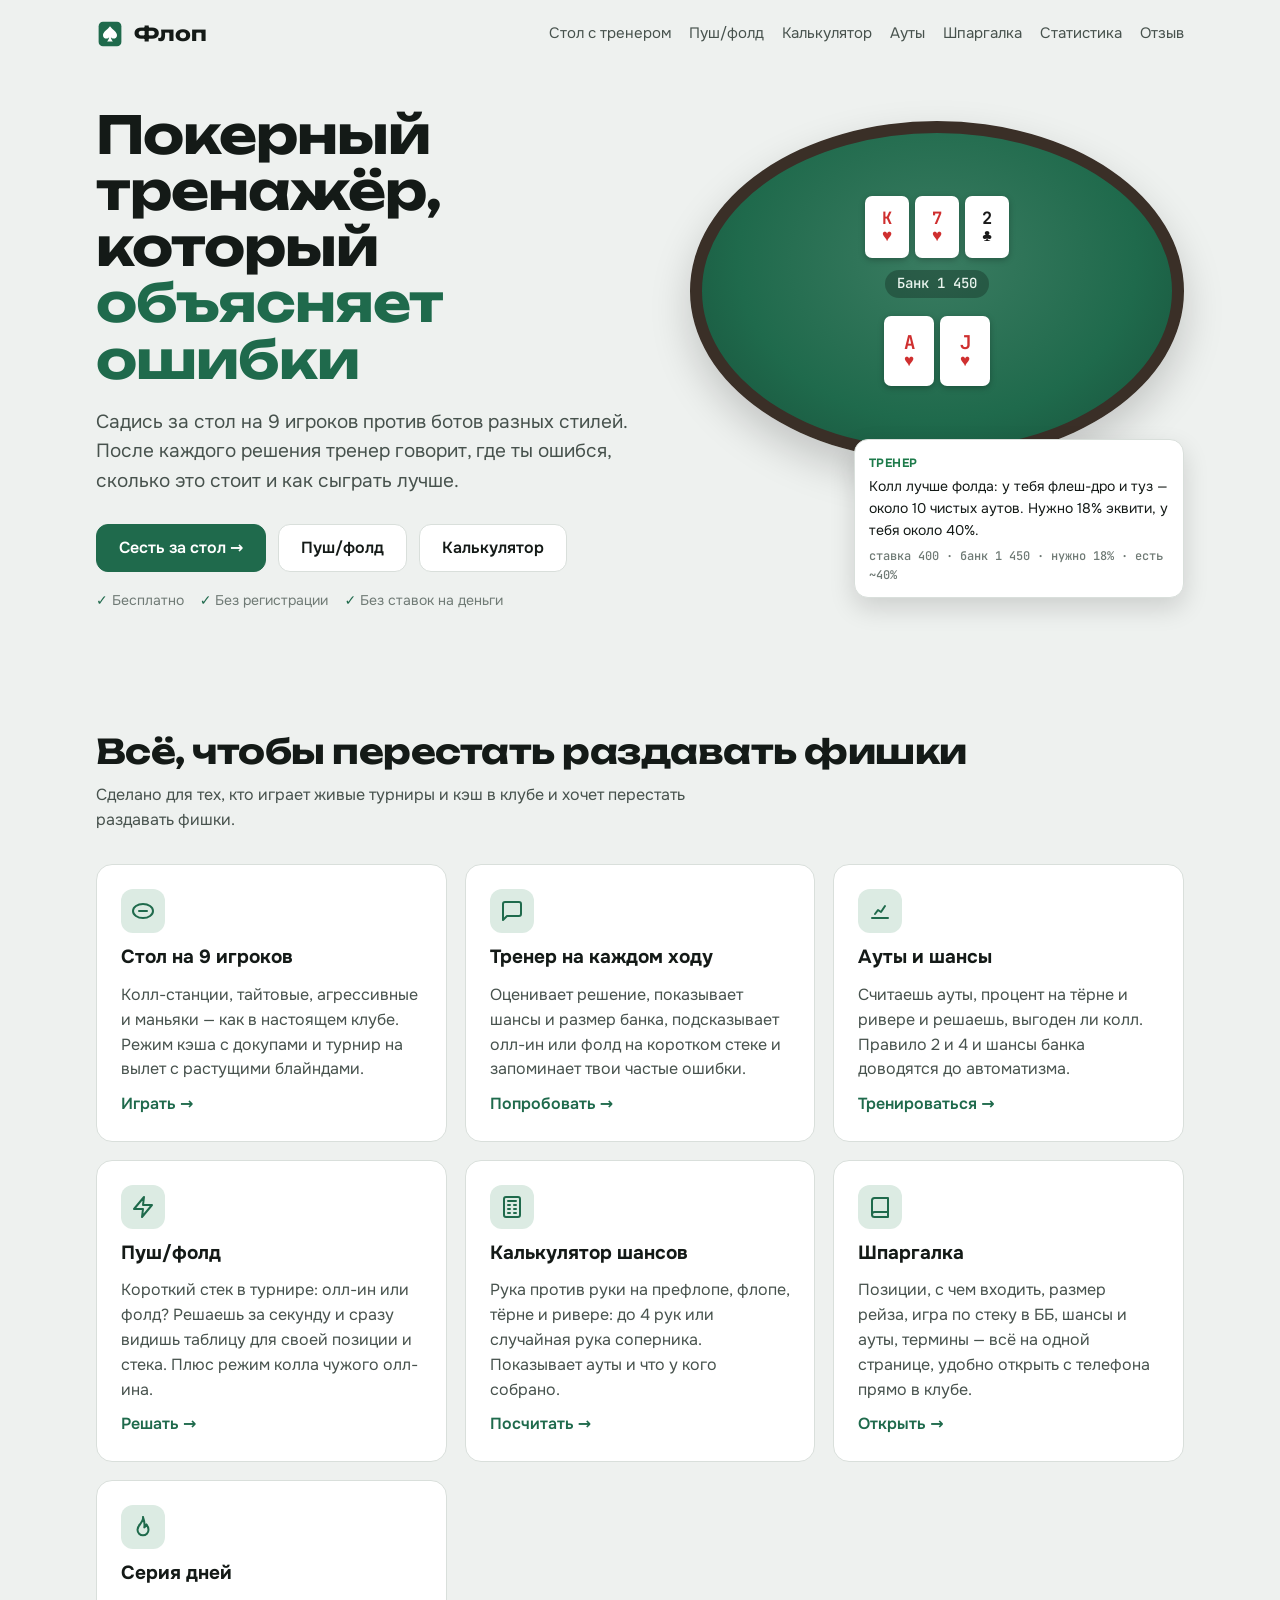
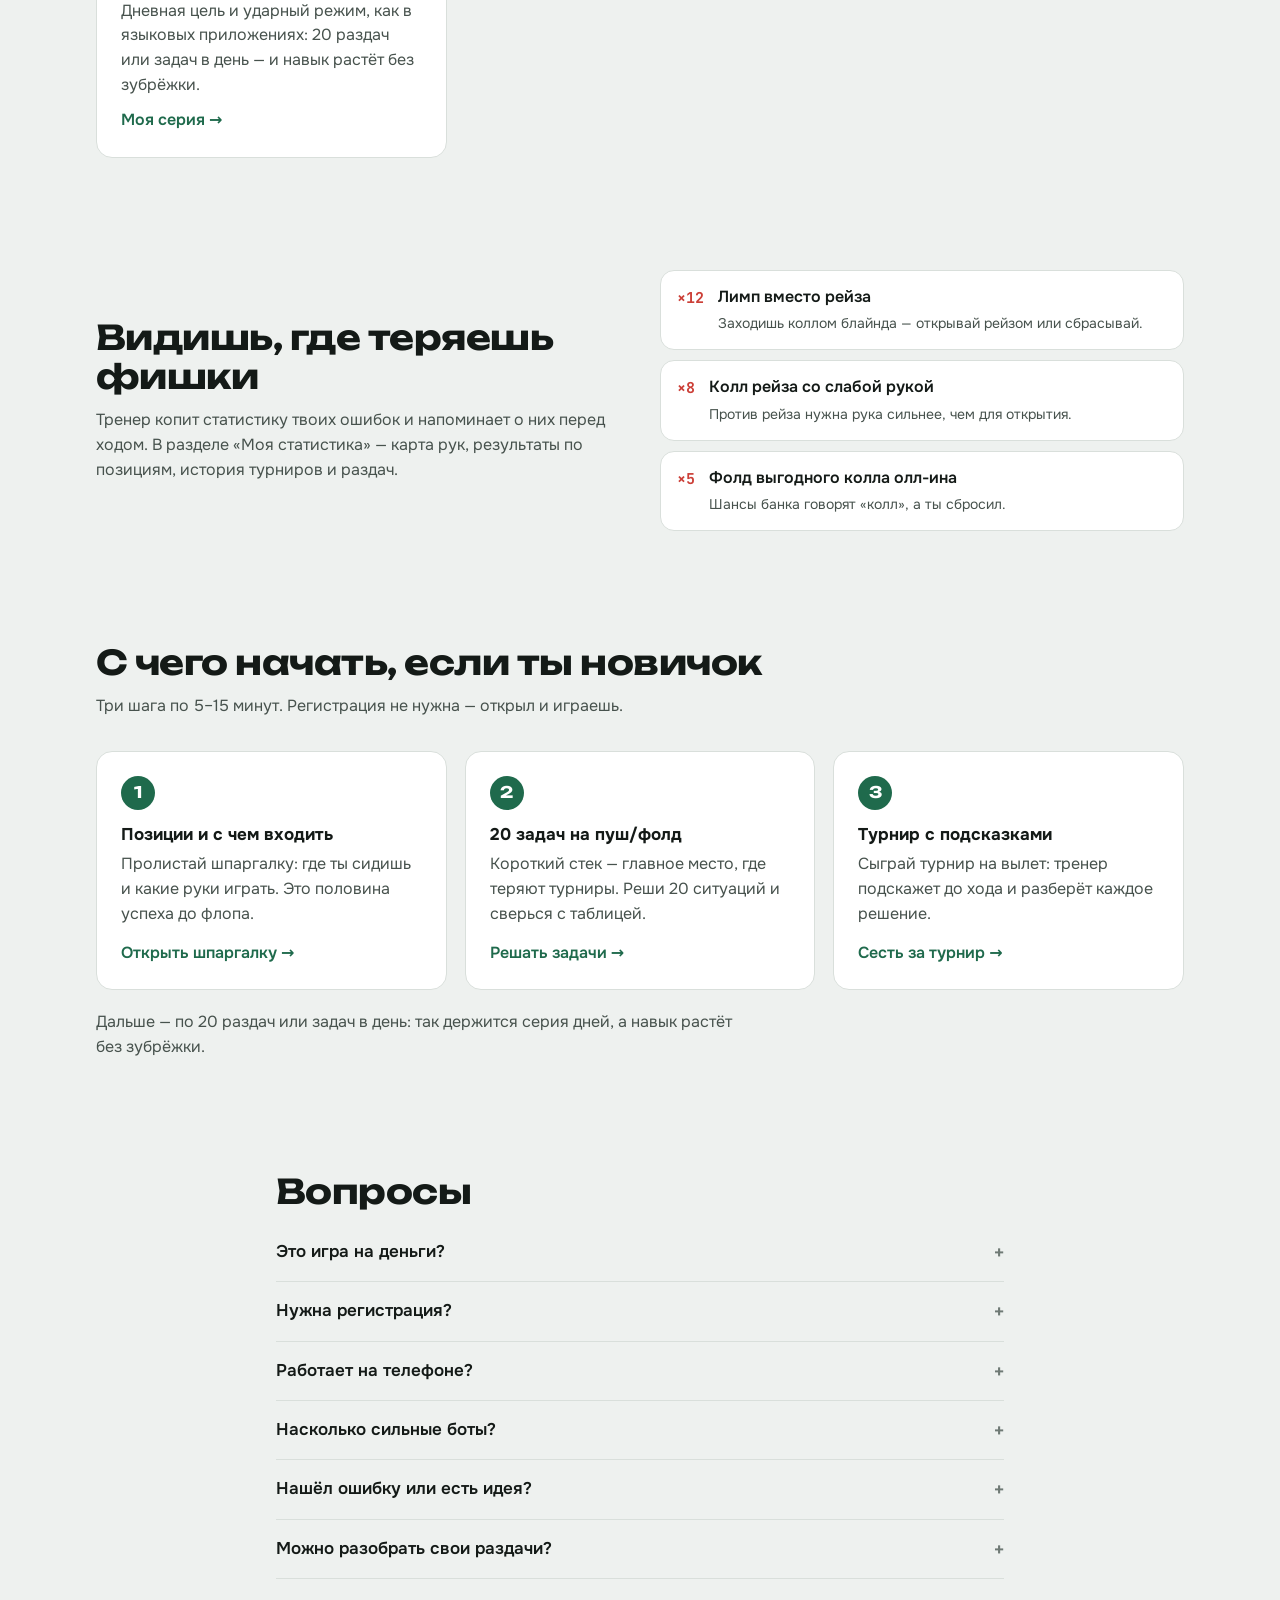
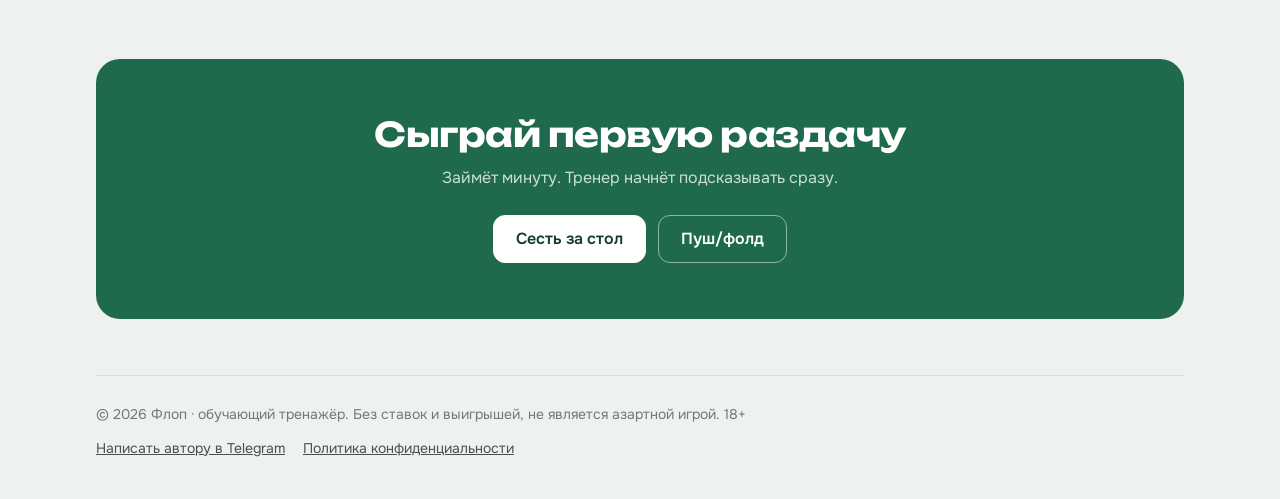
<file: index.html>
<!doctype html>
<html lang="ru">
<head>
<meta charset="utf-8">
<meta name="viewport" content="width=device-width, initial-scale=1, viewport-fit=cover">
<title>Флоп — покерный тренажёр с тренером</title>
<meta name="description" content="Бесплатный тренажёр техасского холдема: стол на 9 игроков с ботами, тренер, который объясняет ошибки, и тренажёр аутов. Без регистрации и без ставок на деньги.">
<meta property="og:type" content="website">
<meta property="og:site_name" content="Флоп">
<meta property="og:locale" content="ru_RU">
<meta property="og:title" content="Флоп — покерный тренажёр с тренером">
<meta property="og:description" content="Бесплатный тренажёр техасского холдема: стол на 9 игроков с ботами, тренер, который объясняет ошибки, и тренажёр аутов. Без регистрации и без ставок на деньги.">
<meta property="og:url" content="https://poker-trener.ru/">
<meta property="og:image" content="https://poker-trener.ru/og.png">
<meta property="og:image:width" content="1200">
<meta property="og:image:height" content="630">
<meta name="twitter:card" content="summary_large_image">
<link rel="manifest" href="manifest.webmanifest">
<meta name="theme-color" content="#1f6a4c">
<link rel="apple-touch-icon" href="icon-180.png">
<meta name="apple-mobile-web-app-title" content="Флоп">
<meta name="mobile-web-app-capable" content="yes">
<meta name="apple-mobile-web-app-capable" content="yes">
<link rel="icon" href="favicon.svg" type="image/svg+xml">
<link rel="stylesheet" href="fonts.css">
<style>
:root{
  --bg:#eef1ef; --surface:#ffffff; --ink:#141a17; --ink2:#47524d; --muted:#6f7a75; --line:#d9dfdb;
  --felt:#1f6a4c; --felt-edge:#174f39; --felt-ink:#e9f4ee; --rail:#3a2f27;
  --accent:#1f6a4c; --accent-ink:#ffffff; --accent-soft:#dcebe3;
  --bad:#cc3f37; --ok:#b07400; --good:#1d7a4a;
  --card:#ffffff; --c-s:#1a1a1a; --c-h:#cf2f2f;
  --display:"Unbounded","Onest",system-ui,sans-serif;
  --body:"Onest",system-ui,-apple-system,"Segoe UI",sans-serif;
  --mono:"JetBrains Mono",ui-monospace,Menlo,monospace;
}
@media (prefers-color-scheme:dark){:root:not([data-theme="light"]){
  --bg:#101412; --surface:#191e1c; --ink:#edf1ef; --ink2:#b4beb9; --muted:#8d9893; --line:#2b3330;
  --felt:#1b5a41; --felt-edge:#123c2c; --felt-ink:#e4f2ea; --rail:#2a221c;
  --accent:#47b383; --accent-ink:#06140d; --accent-soft:#1d3329;
  --bad:#ec6b63; --ok:#e0a63a; --good:#4cbb7f;
  --card:#f4f4f1; color-scheme:dark}}
:root[data-theme="dark"]{
  --bg:#101412; --surface:#191e1c; --ink:#edf1ef; --ink2:#b4beb9; --muted:#8d9893; --line:#2b3330;
  --felt:#1b5a41; --felt-edge:#123c2c; --felt-ink:#e4f2ea; --rail:#2a221c;
  --accent:#47b383; --accent-ink:#06140d; --accent-soft:#1d3329;
  --bad:#ec6b63; --ok:#e0a63a; --good:#4cbb7f;
  --card:#f4f4f1; color-scheme:dark}
*{box-sizing:border-box}
html,body{margin:0;background:var(--bg);color:var(--ink);font-family:var(--body);font-size:16px;line-height:1.55}
a{color:inherit}
.wrap{max-width:1120px;margin:0 auto;padding-left:max(16px,env(safe-area-inset-left,0px));padding-right:max(16px,env(safe-area-inset-right,0px))}
.top{display:flex;align-items:center;justify-content:space-between;gap:16px;padding-block:18px}
.brand{font-family:var(--display);font-weight:700;font-size:20px;text-decoration:none;display:flex;align-items:center;gap:10px}
.brand svg{width:28px;height:28px}
.top nav{display:flex;gap:18px;font-size:15px}
.top nav a{text-decoration:none;color:var(--ink2)}
.top nav a:hover{color:var(--ink);text-decoration:underline}

.hero{display:grid;grid-template-columns:1.05fr .95fr;gap:48px;align-items:center;padding-block:40px 64px}
h1{font-family:var(--display);font-weight:700;font-size:clamp(30px,4.6vw,52px);line-height:1.08;letter-spacing:-.02em;margin:0 0 20px}
h1 em{font-style:normal;color:var(--accent)}
.lead{font-size:clamp(17px,1.6vw,19px);color:var(--ink2);max-width:34em;margin:0 0 28px}
.cta{display:flex;flex-wrap:wrap;gap:12px;margin-bottom:18px}
.btn{display:inline-flex;align-items:center;justify-content:center;gap:8px;min-height:48px;padding:0 22px;border-radius:12px;font-weight:600;font-size:16px;text-decoration:none;border:1.5px solid var(--line);background:var(--surface);color:var(--ink)}
.btn.primary{background:var(--accent);color:var(--accent-ink);border-color:var(--accent)}
.btn:hover{filter:brightness(1.05)}
.btn:focus-visible{outline:3px solid var(--accent);outline-offset:3px}
.fine{font-size:14px;color:var(--muted);display:flex;flex-wrap:wrap;gap:6px 16px}
.fine span::before{content:"✓ ";color:var(--accent);font-weight:700}

/* demo table */
.demo{position:relative}
.felt{aspect-ratio:16/11;border-radius:50%;background:radial-gradient(ellipse at 50% 40%,color-mix(in srgb,var(--felt) 88%,white) 0%,var(--felt) 60%,var(--felt-edge) 100%);border:12px solid var(--rail);box-shadow:0 18px 40px rgba(0,0,0,.18);display:flex;flex-direction:column;align-items:center;justify-content:center;gap:12px;color:var(--felt-ink)}
.cards{display:flex;gap:6px}
.c{width:44px;height:62px;border-radius:7px;background:var(--card);display:flex;flex-direction:column;align-items:center;justify-content:center;font-family:var(--mono);font-weight:700;font-size:17px;line-height:1;box-shadow:0 2px 6px rgba(0,0,0,.25);color:var(--c-s)}
.c.r{color:var(--c-h)}
.c small{font-size:17px}
.potl{font-family:var(--mono);font-size:14px;background:rgba(0,0,0,.25);padding:3px 12px;border-radius:999px}
.hand{display:flex;gap:6px;margin-top:6px}
.hand .c{width:50px;height:70px;font-size:19px}
.bubble{position:relative;margin:-22px 0 0 auto;width:min(330px,100%);background:var(--surface);border:1px solid var(--line);border-radius:14px;padding:12px 14px;font-size:14px;box-shadow:0 10px 26px rgba(0,0,0,.14)}
.bubble b{display:inline-block;font-size:12px;letter-spacing:.04em;text-transform:uppercase;color:var(--good);margin-bottom:4px}
.bubble .n{font-family:var(--mono);font-size:12px;color:var(--muted);margin-top:6px}

section{padding-block:56px}
h2{font-family:var(--display);font-weight:700;font-size:clamp(24px,3vw,34px);letter-spacing:-.015em;margin:0 0 12px;line-height:1.15}
.sub{color:var(--ink2);margin:0 0 32px;max-width:40em}
.grid3{display:grid;grid-template-columns:repeat(3,1fr);gap:18px}
.f{background:var(--surface);border:1px solid var(--line);border-radius:16px;padding:24px;display:flex;flex-direction:column;gap:10px}
.f h3{font-size:19px;margin:0;font-weight:700}
.f p{margin:0;color:var(--ink2)}
.f a{margin-top:auto;font-weight:600;color:var(--accent);text-decoration:none}
.f a:hover{text-decoration:underline}
.ico{width:44px;height:44px;border-radius:12px;background:var(--accent-soft);display:grid;place-items:center;color:var(--accent)}
.ico svg{width:24px;height:24px}

.mistakes{display:grid;grid-template-columns:1fr 1fr;gap:40px;align-items:center}
.mlist{display:flex;flex-direction:column;gap:10px}
.m{display:grid;grid-template-columns:auto 1fr;gap:4px 14px;background:var(--surface);border:1px solid var(--line);border-radius:14px;padding:14px 16px}
.m .k{font-family:var(--mono);font-weight:700;color:var(--bad);grid-row:span 2;font-size:15px;padding-top:2px}
.m b{font-weight:600}
.m span{color:var(--ink2);font-size:14px}

.steps{counter-reset:s;display:grid;grid-template-columns:repeat(3,1fr);gap:18px;list-style:none;padding:0;margin:0}
.steps li{counter-increment:s;padding:24px;border-radius:16px;background:var(--surface);border:1px solid var(--line)}
.steps li::before{content:counter(s);display:grid;place-items:center;width:34px;height:34px;border-radius:50%;background:var(--accent);color:var(--accent-ink);font-weight:700;font-family:var(--display);margin-bottom:12px}
.steps b{display:block;margin-bottom:4px;font-size:17px}
.steps span{color:var(--ink2);display:block}
.steps li{display:flex;flex-direction:column}
.steps .go{margin-top:auto;padding-top:14px;font-weight:600;color:var(--accent);text-decoration:none}
.steps .go:hover{text-decoration:underline}

.faq{max-width:760px}
details{border-bottom:1px solid var(--line);padding:16px 0}
summary{cursor:pointer;font-weight:600;font-size:17px;list-style:none;display:flex;justify-content:space-between;gap:16px}
summary::after{content:"+";font-family:var(--mono);color:var(--muted)}
details[open] summary::after{content:"–"}
summary::-webkit-details-marker{display:none}
details p{margin:10px 0 0;color:var(--ink2)}

.final{text-align:center;background:var(--felt);color:var(--felt-ink);border-radius:24px;padding:56px 24px;margin-block:24px 56px}
.final h2{color:#fff}
.final p{opacity:.85;margin:0 0 24px}
.final .btn.primary{background:#fff;color:#123c2c;border-color:#fff}
.final .btn{background:transparent;color:#fff;border-color:rgba(255,255,255,.5)}

footer{border-top:1px solid var(--line);padding-block:28px 40px;font-size:14px;color:var(--muted);display:flex;flex-wrap:wrap;gap:12px 28px;justify-content:space-between}
footer a{color:var(--ink2)}

@media (max-width:880px){
  .hero{grid-template-columns:1fr;gap:40px;padding-top:16px}
  .grid3,.steps{grid-template-columns:1fr}
  .mistakes{grid-template-columns:1fr;gap:24px}
  .bubble{width:auto;margin:-18px 8px 0}
  .top nav{display:none}
  section{padding-block:40px}
}
@media (max-width:420px){ .c{width:36px;height:52px;font-size:15px} .hand .c{width:42px;height:60px} }
@media (max-width:560px){ .cta .btn{flex:1 1 0;padding:0 12px} .cta .btn.primary{flex:1 1 100%} }
</style>
</head>
<body>
<div class="wrap">
  <div class="top">
    <a class="brand" href="./"><svg viewBox="0 0 32 32" aria-hidden="true"><rect x="3" y="2" width="26" height="28" rx="5" fill="var(--accent)"/><path d="M16 7c-3 4-8 6.5-8 10.3 0 2.3 1.8 3.9 3.9 3.9 1.3 0 2.4-.6 3.1-1.5-.3 2-1 3.6-2.3 4.8h6.6c-1.3-1.2-2-2.8-2.3-4.8.7.9 1.8 1.5 3.1 1.5 2.1 0 3.9-1.6 3.9-3.9C24 13.5 19 11 16 7z" fill="var(--accent-ink)"/></svg>Флоп</a>
    <nav aria-label="Разделы"><a href="play.html">Стол с тренером</a><a href="pushfold.html">Пуш/фолд</a><a href="calc.html">Калькулятор</a><a href="outs.html">Ауты</a><a href="guide.html">Шпаргалка</a><a href="stats.html">Статистика</a><a href="https://t.me/ilya21314" target="_blank" rel="noopener">Отзыв</a></nav>
  </div>

  <div class="hero">
    <div>
      <h1>Покерный тренажёр, который <em>объясняет ошибки</em></h1>
      <p class="lead">Садись за стол на 9 игроков против ботов разных стилей. После каждого решения тренер говорит, где ты ошибся, сколько это стоит и как сыграть лучше.</p>
      <div class="cta">
        <a class="btn primary" href="play.html">Сесть за стол →</a>
        <a class="btn" href="pushfold.html">Пуш/фолд</a>
        <a class="btn" href="calc.html">Калькулятор</a>
      </div>
      <div class="fine"><span>Бесплатно</span><span>Без регистрации</span><span>Без ставок на деньги</span></div>
    </div>
    <div class="demo" aria-hidden="true">
      <div class="felt">
        <div class="cards"><div class="c r">K<small>♥</small></div><div class="c r">7<small>♥</small></div><div class="c">2<small>♣</small></div></div>
        <div class="potl">Банк 1 450</div>
        <div class="hand"><div class="c r">A<small>♥</small></div><div class="c r">J<small>♥</small></div></div>
      </div>
      <div class="bubble"><b>Тренер</b><br>Колл лучше фолда: у тебя флеш-дро и туз — около 10 чистых аутов. Нужно 18% эквити, у тебя около 40%.<div class="n">ставка 400 · банк 1 450 · нужно 18% · есть ~40%</div></div>
    </div>
  </div>
</div>

<section>
  <div class="wrap">
    <h2>Всё, чтобы перестать раздавать фишки</h2>
    <p class="sub">Сделано для тех, кто играет живые турниры и кэш в клубе и хочет перестать раздавать фишки.</p>
    <div class="grid3">
      <div class="f"><div class="ico"><svg viewBox="0 0 24 24" fill="none" stroke="currentColor" stroke-width="2" stroke-linecap="round" stroke-linejoin="round"><ellipse cx="12" cy="12" rx="10" ry="7"/><path d="M8 12h8"/></svg></div><h3>Стол на 9 игроков</h3><p>Колл-станции, тайтовые, агрессивные и маньяки — как в настоящем клубе. Режим кэша с докупами и турнир на вылет с растущими блайндами.</p><a href="play.html">Играть →</a></div>
      <div class="f"><div class="ico"><svg viewBox="0 0 24 24" fill="none" stroke="currentColor" stroke-width="2" stroke-linecap="round" stroke-linejoin="round"><path d="M21 15a2 2 0 0 1-2 2H7l-4 4V5a2 2 0 0 1 2-2h14a2 2 0 0 1 2 2z"/></svg></div><h3>Тренер на каждом ходу</h3><p>Оценивает решение, показывает шансы и размер банка, подсказывает олл-ин или фолд на коротком стеке и запоминает твои частые ошибки.</p><a href="play.html">Попробовать →</a></div>
      <div class="f"><div class="ico"><svg viewBox="0 0 24 24" fill="none" stroke="currentColor" stroke-width="2" stroke-linecap="round" stroke-linejoin="round"><path d="M4 19h16M7 15l3-4 3 2 4-6"/></svg></div><h3>Ауты и шансы</h3><p>Считаешь ауты, процент на тёрне и ривере и решаешь, выгоден ли колл. Правило 2 и 4 и шансы банка доводятся до автоматизма.</p><a href="outs.html">Тренироваться →</a></div>
      <div class="f"><div class="ico"><svg viewBox="0 0 24 24" fill="none" stroke="currentColor" stroke-width="2" stroke-linecap="round" stroke-linejoin="round"><path d="M13 2 3 14h9l-1 8 10-12h-9l1-8z"/></svg></div><h3>Пуш/фолд</h3><p>Короткий стек в турнире: олл-ин или фолд? Решаешь за секунду и сразу видишь таблицу для своей позиции и стека. Плюс режим колла чужого олл-ина.</p><a href="pushfold.html">Решать →</a></div>
      <div class="f"><div class="ico"><svg viewBox="0 0 24 24" fill="none" stroke="currentColor" stroke-width="2" stroke-linecap="round" stroke-linejoin="round"><rect x="4" y="2" width="16" height="20" rx="2"/><path d="M8 6h8M8 10h2M14 10h2M8 14h2M14 14h2M8 18h2M14 18h2"/></svg></div><h3>Калькулятор шансов</h3><p>Рука против руки на префлопе, флопе, тёрне и ривере: до 4 рук или случайная рука соперника. Показывает ауты и что у кого собрано.</p><a href="calc.html">Посчитать →</a></div>
      <div class="f"><div class="ico"><svg viewBox="0 0 24 24" fill="none" stroke="currentColor" stroke-width="2" stroke-linecap="round" stroke-linejoin="round"><path d="M4 19.5A2.5 2.5 0 0 1 6.5 17H20V3H6.5A2.5 2.5 0 0 0 4 5.5z"/><path d="M4 19.5A2.5 2.5 0 0 0 6.5 22H20v-5"/></svg></div><h3>Шпаргалка</h3><p>Позиции, с чем входить, размер рейза, игра по стеку в ББ, шансы и ауты, термины — всё на одной странице, удобно открыть с телефона прямо в клубе.</p><a href="guide.html">Открыть →</a></div>
      <div class="f"><div class="ico"><svg viewBox="0 0 24 24" fill="none" stroke="currentColor" stroke-width="2" stroke-linecap="round" stroke-linejoin="round"><path d="M12 2c.6 3.2-1 5-2.6 6.8C8 10.4 6.5 12 6.5 14.8a5.5 5.5 0 0 0 11 0c0-2.3-1-4.1-2.2-5.4-.2 1.4-.9 2.5-2 3 .5-3.3-.1-7.2-1.3-10.4z"/></svg></div><h3>Серия дней</h3><p>Дневная цель и ударный режим, как в языковых приложениях: 20 раздач или задач в день — и навык растёт без зубрёжки.</p><a href="stats.html#streak">Моя серия →</a></div>
    </div>
  </div>
</section>

<section>
  <div class="wrap mistakes">
    <div>
      <h2>Видишь, где теряешь фишки</h2>
      <p class="sub" style="margin-bottom:0">Тренер копит статистику твоих ошибок и напоминает о них перед ходом. В разделе «Моя статистика» — карта рук, результаты по позициям, история турниров и раздач.</p>
    </div>
    <div class="mlist">
      <div class="m"><span class="k">×12</span><b>Лимп вместо рейза</b><span>Заходишь коллом блайнда — открывай рейзом или сбрасывай.</span></div>
      <div class="m"><span class="k">×8</span><b>Колл рейза со слабой рукой</b><span>Против рейза нужна рука сильнее, чем для открытия.</span></div>
      <div class="m"><span class="k">×5</span><b>Фолд выгодного колла олл-ина</b><span>Шансы банка говорят «колл», а ты сбросил.</span></div>
    </div>
  </div>
</section>

<section id="start">
  <div class="wrap">
    <h2>С чего начать, если ты новичок</h2>
    <p class="sub">Три шага по 5–15 минут. Регистрация не нужна — открыл и играешь.</p>
    <ol class="steps">
      <li><b>Позиции и с чем входить</b><span>Пролистай шпаргалку: где ты сидишь и какие руки играть. Это половина успеха до флопа.</span><a class="go" href="guide.html#pos">Открыть шпаргалку →</a></li>
      <li><b>20 задач на пуш/фолд</b><span>Короткий стек — главное место, где теряют турниры. Реши 20 ситуаций и сверься с таблицей.</span><a class="go" href="pushfold.html">Решать задачи →</a></li>
      <li><b>Турнир с подсказками</b><span>Сыграй турнир на вылет: тренер подскажет до хода и разберёт каждое решение.</span><a class="go" href="play.html?mode=tour&amp;hint=1">Сесть за турнир →</a></li>
    </ol>
    <p class="sub" style="margin:20px 0 0">Дальше — по 20 раздач или задач в день: так держится серия дней, а навык растёт без зубрёжки.</p>
  </div>
</section>

<section id="faq">
  <div class="wrap faq">
    <h2>Вопросы</h2>
    <details><summary>Это игра на деньги?</summary><p>Нет. Флоп — обучающий тренажёр. Фишки виртуальные, их нельзя купить, вывести или обменять. Ставок и выигрышей нет.</p></details>
    <details><summary>Нужна регистрация?</summary><p>Нет. Статистика и твои частые ошибки хранятся только в твоём браузере. Если очистить данные сайта или открыть его на другом устройстве, статистика начнётся заново.</p></details>
    <details><summary>Работает на телефоне?</summary><p>Да, и на телефоне, и на компьютере. Приложение ставить не нужно.</p></details>
    <details><summary>Насколько сильные боты?</summary><p>Боты играют как типичные игроки живых клубов: кто-то коллирует всё подряд, кто-то ждёт только сильные руки, кто-то давит ставками. Это лучшая практика для турниров и кэша с новичками. Против профессионалов готовят солверы.</p></details>
    <details><summary>Нашёл ошибку или есть идея?</summary><p>Напиши автору в Telegram: <a href="https://t.me/ilya21314" target="_blank" rel="noopener">@ilya21314</a>. Сайт делается для игроков живых клубов, поэтому любой отзыв сразу идёт в работу.</p></details>
    <details><summary>Можно разобрать свои раздачи?</summary><p>Да. В статистике есть кнопка «Скопировать историю раздач» — история в формате PokerStars, её понимают популярные анализаторы.</p></details>
  </div>
</section>

<div class="wrap">
  <div class="final">
    <h2>Сыграй первую раздачу</h2>
    <p>Займёт минуту. Тренер начнёт подсказывать сразу.</p>
    <div class="cta" style="justify-content:center;margin:0"><a class="btn primary" href="play.html">Сесть за стол</a><a class="btn" href="pushfold.html">Пуш/фолд</a></div>
  </div>
  <footer>
    <div>© <span id="yr">2026</span> Флоп · обучающий тренажёр. Без ставок и выигрышей, не является азартной игрой. 18+</div>
    <div style="display:flex;gap:18px;flex-wrap:wrap"><a href="https://t.me/ilya21314" target="_blank" rel="noopener">Написать автору в Telegram</a><a href="privacy.html">Политика конфиденциальности</a></div>
  </footer>
</div>
<script>document.getElementById('yr').textContent=new Date().getFullYear();</script>
<script src="site.js" defer></script>
</body>
</html>
</file>
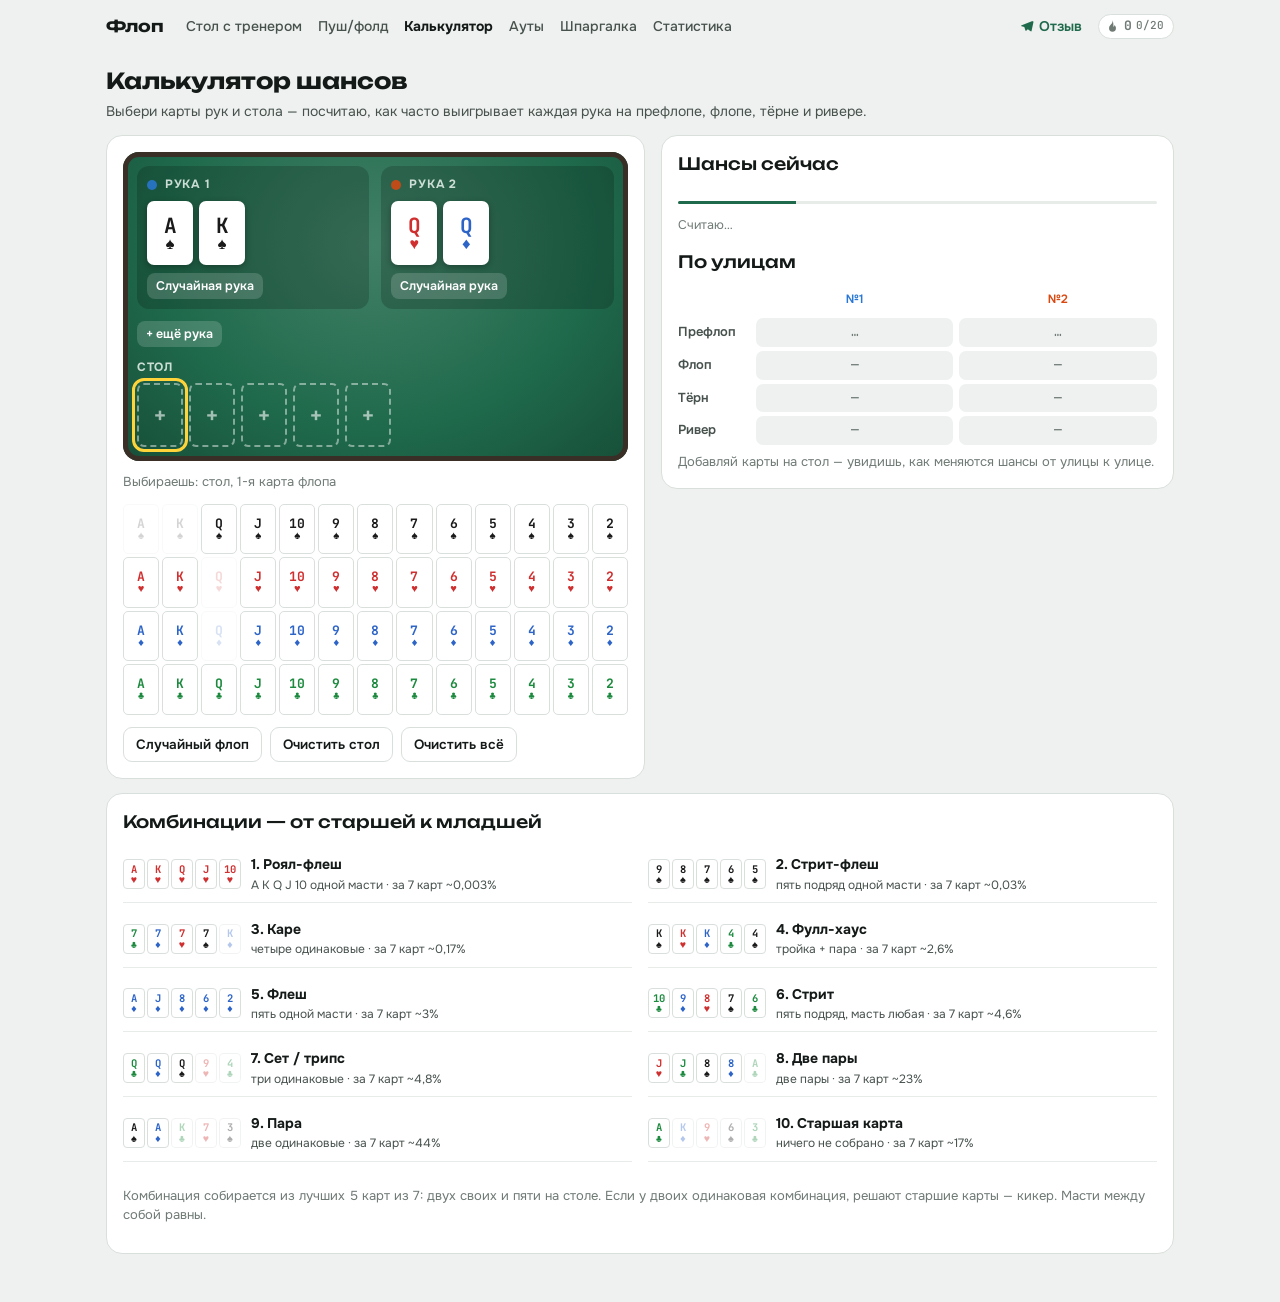
<file: calc.html>
<!doctype html>
<html lang="ru">
<head>
<meta charset="utf-8">
<meta name="viewport" content="width=device-width, initial-scale=1, viewport-fit=cover">
<title>Калькулятор шансов в покере — Флоп</title>
<meta name="description" content="Покерный калькулятор: шансы руки против руки на префлопе, флопе, тёрне и ривере. До 4 рук, случайная рука соперника, ауты и комбинации.">
<meta property="og:type" content="website">
<meta property="og:site_name" content="Флоп">
<meta property="og:locale" content="ru_RU">
<meta property="og:title" content="Калькулятор шансов в покере — Флоп">
<meta property="og:description" content="Шансы руки против руки на префлопе, флопе, тёрне и ривере. До 4 рук, ауты и комбинации.">
<meta property="og:url" content="https://poker-trener.ru/calc.html">
<meta property="og:image" content="https://poker-trener.ru/og.png">
<meta property="og:image:width" content="1200">
<meta property="og:image:height" content="630">
<meta name="twitter:card" content="summary_large_image">
<link rel="manifest" href="manifest.webmanifest">
<meta name="theme-color" content="#1f6a4c">
<link rel="apple-touch-icon" href="icon-180.png">
<meta name="apple-mobile-web-app-title" content="Флоп">
<meta name="mobile-web-app-capable" content="yes">
<meta name="apple-mobile-web-app-capable" content="yes">
<link rel="icon" href="favicon.svg" type="image/svg+xml">
<link rel="stylesheet" href="fonts.css">
<style>
/* Layout: nav, title, then two columns: left = hands + board slots and the card deck picker; right = results by street, current hands, outs. Phone: single column, deck under the slots. */
:root{
  --bg:#eef1ef; --surface:#ffffff; --ink:#141a17; --ink2:#47524d; --muted:#6f7a75; --line:#d9dfdb; --grid:#e8ece9;
  --felt:#1f6a4c; --felt-edge:#174f39; --felt-ink:#e9f4ee; --rail:#3a2f27;
  --accent:#1f6a4c; --accent-ink:#ffffff; --good:#1d7a4a; --bad:#cc3f37;
  --card:#ffffff; --c-s:#1a1a1a; --c-h:#cf2f2f; --c-d:#2d64c8; --c-c:#1c8a3e;
  --p1:#2a78d6; --p2:#d9480f; --p3:#7c3aed; --p4:#0f8a7a;
  --display:"Unbounded","Onest",system-ui,sans-serif; --body:"Onest",system-ui,-apple-system,"Segoe UI",sans-serif; --mono:"JetBrains Mono",ui-monospace,Menlo,monospace;
}
@media (prefers-color-scheme:dark){:root:not([data-theme="light"]){
  --bg:#101412; --surface:#191e1c; --ink:#edf1ef; --ink2:#b4beb9; --muted:#8d9893; --line:#2b3330; --grid:#242b28;
  --felt:#1b5a41; --felt-edge:#123c2c; --felt-ink:#e4f2ea; --rail:#2a221c;
  --accent:#47b383; --accent-ink:#06140d; --good:#4cbb7f; --bad:#ec6b63; --card:#f4f4f1;
  --p1:#5598e7; --p2:#ff8a4c; --p3:#a78bfa; --p4:#2dd4bf; color-scheme:dark}}
:root[data-theme="dark"]{
  --bg:#101412; --surface:#191e1c; --ink:#edf1ef; --ink2:#b4beb9; --muted:#8d9893; --line:#2b3330; --grid:#242b28;
  --felt:#1b5a41; --felt-edge:#123c2c; --felt-ink:#e4f2ea; --rail:#2a221c;
  --accent:#47b383; --accent-ink:#06140d; --good:#4cbb7f; --bad:#ec6b63; --card:#f4f4f1;
  --p1:#5598e7; --p2:#ff8a4c; --p3:#a78bfa; --p4:#2dd4bf; color-scheme:dark}
*{box-sizing:border-box}
[hidden]{display:none!important}
html,body{margin:0;background:var(--bg);color:var(--ink);font-family:var(--body);font-size:15px;line-height:1.45}
.app{max-width:1100px;margin:0 auto;padding-block:14px 48px;padding-left:max(16px,env(safe-area-inset-left,0px));padding-right:max(16px,env(safe-area-inset-right,0px));display:flex;flex-direction:column;gap:14px}
h1{font-family:var(--display);font-weight:700;font-size:22px;margin:0}
.sub{margin:4px 0 0;color:var(--ink2);font-size:14px}
.main{display:grid;grid-template-columns:minmax(0,1.05fr) minmax(0,1fr);gap:16px;align-items:start}
.panel{background:var(--surface);border:1px solid var(--line);border-radius:16px;padding:16px;display:flex;flex-direction:column;gap:12px;min-width:0}
.panel h2{font-family:var(--display);font-weight:500;font-size:17px;margin:0}
.felt{background:radial-gradient(ellipse at 50% 30%,color-mix(in srgb,var(--felt) 85%,#fff),var(--felt) 60%,var(--felt-edge));border-radius:16px;box-shadow:inset 0 0 0 5px var(--rail);padding:14px;display:flex;flex-direction:column;gap:12px;color:var(--felt-ink)}
.lbl{font-size:12px;font-weight:700;letter-spacing:.06em;text-transform:uppercase;opacity:.85;display:flex;align-items:center;gap:8px}
.lbl .dot{width:10px;height:10px;border-radius:50%}
.row{display:flex;gap:6px;align-items:center;flex-wrap:wrap}
.hands{display:grid;grid-template-columns:repeat(2,minmax(0,1fr));gap:12px}
.hand{background:rgba(0,0,0,.18);border-radius:12px;padding:10px;display:flex;flex-direction:column;gap:8px}
.slot{width:46px;height:64px;border-radius:7px;border:2px dashed rgba(255,255,255,.45);background:transparent;display:flex;flex-direction:column;align-items:center;justify-content:center;font-family:var(--mono);font-weight:700;line-height:1;cursor:pointer;color:rgba(255,255,255,.6);font-size:20px;padding:0}
.slot.f{background:var(--card);border:2px solid transparent;box-shadow:0 2px 6px rgba(0,0,0,.3)}
.slot .r{font-size:21px}.slot .s{font-size:16px}
.slot.act{outline:3px solid #ffd43b;outline-offset:2px}
.slot.rnd{border-style:solid;border-color:rgba(255,255,255,.7);color:#fff;font-size:12px;font-family:var(--body);font-weight:700}
.slot:focus-visible{outline:3px solid #ffd43b;outline-offset:2px}
.mini{border:0;background:rgba(255,255,255,.16);color:#fff;border-radius:8px;padding:5px 9px;font:600 12.5px var(--body);cursor:pointer}
.mini:hover{background:rgba(255,255,255,.26)}
.mini.on{background:#fff;color:#123c2c}
.su-s{color:var(--c-s)}.su-h{color:var(--c-h)}.su-d{color:var(--c-d)}.su-c{color:var(--c-c)}
.deck{display:grid;grid-template-columns:repeat(13,minmax(0,1fr));gap:3px}
.dc{aspect-ratio:5/7;border-radius:5px;border:1px solid var(--line);background:var(--card);display:flex;flex-direction:column;align-items:center;justify-content:center;font-family:var(--mono);font-weight:700;line-height:1;cursor:pointer;padding:0;font-size:13px}
.dc .s{font-size:11px}
.dc:disabled{opacity:.18;cursor:default}
.dc:not(:disabled):hover{outline:2px solid var(--accent)}
.tools{display:flex;gap:8px;flex-wrap:wrap}
.btn{border:1px solid var(--line);background:var(--surface);color:var(--ink);border-radius:9px;padding:8px 12px;font:600 13.5px var(--body);cursor:pointer}
.btn.primary{background:var(--accent);color:var(--accent-ink);border-color:var(--accent)}
.btn:disabled{opacity:.4;cursor:default}
.hint{font-size:13px;color:var(--muted)}
/* results */
.eqrow{display:grid;grid-template-columns:110px minmax(0,1fr) 58px;gap:10px;align-items:center}
.eqrow .nm{font-weight:600;display:flex;align-items:center;gap:6px;white-space:nowrap}
.eqrow .nm .dot{width:10px;height:10px;border-radius:50%;flex:0 0 auto}
.bar{height:22px;border-radius:6px;background:var(--grid);overflow:hidden;display:flex}
.bar i{display:block;height:100%}
.bar i.tie{background:repeating-linear-gradient(45deg,var(--muted) 0 3px,transparent 3px 6px);opacity:.5}
.eqrow b{font-family:var(--mono);font-size:16px;text-align:right}
.streets{display:grid;gap:4px}
.st{display:grid;grid-template-columns:72px repeat(var(--n),minmax(0,1fr));gap:6px;align-items:center;font-size:13px}
.st .h{font-weight:600;color:var(--ink2)}
.st .c{font-family:var(--mono);font-weight:700;text-align:center;border-radius:7px;padding:5px 0;background:var(--bg)}
.st .c.lead{color:#fff}
.st.head .c{background:none;font-family:var(--body);font-weight:600;color:var(--ink2);font-size:12px}
.st .na{color:var(--muted);font-weight:500}
.status{font-size:12.5px;color:var(--muted);min-height:18px}
.prog{height:3px;background:var(--grid);border-radius:2px;overflow:hidden}.prog i{display:block;height:100%;background:var(--accent);width:0}
.made{display:flex;flex-direction:column;gap:6px}
.made div{display:flex;gap:8px;align-items:center;font-size:14px}
.made .dot{width:10px;height:10px;border-radius:50%}
.outs{font-size:14px;display:flex;flex-direction:column;gap:6px}
.lab{font-family:var(--mono);font-weight:700;background:var(--card);border-radius:4px;padding:0 3px}
.quick{display:flex;gap:8px;flex-wrap:wrap}
.quick span{background:rgba(0,0,0,.3);border-radius:999px;padding:3px 10px;font:700 13px var(--mono);display:inline-flex;align-items:center;gap:6px}
.quick i{width:9px;height:9px;border-radius:50%;display:inline-block}
@media (min-width:861px){.quick{display:none}}
.oc{display:inline-flex;font-family:var(--mono);font-weight:700;font-size:13px;background:var(--bg);border-radius:5px;padding:1px 5px;margin:2px}
/* combos */
.combos{display:grid;grid-template-columns:repeat(2,minmax(0,1fr));gap:8px 16px}
.cb{display:grid;grid-template-columns:auto minmax(0,1fr);gap:2px 10px;align-items:center;padding:8px 0;border-bottom:1px solid var(--grid)}
.cb .cs{display:flex;gap:2px;grid-row:span 2}
.cb .k{width:22px;height:30px;border-radius:4px;background:var(--card);border:1px solid var(--line);display:flex;flex-direction:column;align-items:center;justify-content:center;font:700 10.5px/1 var(--mono)}
.cb .k.dim{opacity:.35}
.cb > b{font-size:14px}
.cb > span{font-size:12px;color:var(--ink2)}
@media (max-width:860px){.main{grid-template-columns:minmax(0,1fr)}}
@media (max-width:520px){
  h1{font-size:19px}.sub{font-size:13px}
  .panel{padding:12px}.felt{padding:10px;gap:10px}
  .hands{gap:8px}.hand{padding:8px}
  .slot{width:40px;height:56px}.slot .r{font-size:18px}.slot .s{font-size:14px}
  .deck{gap:2px}.dc{font-size:11px;border-radius:4px}.dc .s{font-size:9px}
  .eqrow{grid-template-columns:86px minmax(0,1fr) 52px;gap:8px}
  .st{grid-template-columns:58px repeat(var(--n),minmax(0,1fr));font-size:12px}
  .combos{grid-template-columns:minmax(0,1fr)}
}
</style>
<link rel="stylesheet" href="site.css">
</head>
<body>
<div class="app">
  <nav class="sitenav" aria-label="Разделы"><a class="brand" href="./">Флоп</a><a href="play.html">Стол с тренером</a><a href="pushfold.html">Пуш/фолд</a><a href="calc.html" aria-current="page">Калькулятор</a><a href="outs.html">Ауты</a><a href="guide.html">Шпаргалка</a><a href="stats.html">Статистика</a></nav>
  <div><h1>Калькулятор шансов</h1><p class="sub">Выбери карты рук и стола — посчитаю, как часто выигрывает каждая рука на префлопе, флопе, тёрне и ривере.</p></div>
  <div class="main">
    <section class="panel">
      <div class="felt">
        <div class="hands" id="hands"></div>
        <div class="row" id="handBtns"></div>
        <div class="quick" id="quick" aria-hidden="true"></div>
        <div><div class="lbl">Стол</div><div class="row" id="board" style="margin-top:6px"></div></div>
      </div>
      <div class="hint" id="pickHint">Нажми на пустую карту, потом выбери карту из колоды.</div>
      <div class="deck" id="deck" role="group" aria-label="Колода"></div>
      <div class="tools"><button class="btn" id="bNextCard" type="button">Следующая карта</button><button class="btn" id="bClearBoard" type="button">Очистить стол</button><button class="btn" id="bClear" type="button">Очистить всё</button></div>
    </section>
    <section class="panel" aria-live="polite">
      <h2>Шансы сейчас</h2>
      <div id="eq"></div>
      <div class="prog"><i id="prog"></i></div>
      <div class="status" id="status"></div>
      <h2 style="margin-top:4px">По улицам</h2>
      <div class="streets" id="streets"></div>
      <div id="madeWrap" hidden><h2 style="margin:4px 0 8px">Что собрано</h2><div class="made" id="made"></div></div>
      <div id="outsWrap" hidden><h2 style="margin:4px 0 8px">Ауты</h2><div class="outs" id="outs"></div></div>
    </section>
  </div>
  <section class="panel" id="combos">
    <h2>Комбинации — от старшей к младшей</h2>
    <div class="combos" id="combosList"></div>
    <p class="hint">Комбинация собирается из лучших 5 карт из 7: двух своих и пяти на столе. Если у двоих одинаковая комбинация, решают старшие карты — кикер. Масти между собой равны.</p>
  </section>
</div>
<script src="ranges.js"></script>
<script>
const $=id=>document.getElementById(id);
const PC=['--p1','--p2','--p3','--p4'];
const NAMES=['Рука 1','Рука 2','Рука 3','Рука 4'];
const pct=(x,d=1)=>(x*100).toFixed(d).replace('.',',')+'%';
let S={hands:[[null,null],[null,null]],rnd:[false,false],board:[null,null,null,null,null],act:{t:'h',i:0,j:0}};
try{ const x=JSON.parse(localStorage.getItem('calc_state')||'null'); if(x&&x.hands&&x.board) S={...S,...x,act:{t:'h',i:0,j:0}}; }catch(e){}
function save(){ try{ localStorage.setItem('calc_state',JSON.stringify({hands:S.hands,rnd:S.rnd,board:S.board})); }catch(e){} }
function cardInner(c){ const s=SUITS[c&3], r=RANKS[c>>2]; return `<span class="r su-${s}">${r==='T'?'10':r}</span><span class="s su-${s}">${SUIT_SYM[s]}</span>`; }
function used(){ const u=new Set(); S.hands.forEach((h,i)=>{ if(!S.rnd[i]) h.forEach(c=>c!=null&&u.add(c)); }); S.board.forEach(c=>c!=null&&u.add(c)); return u; }
const nb=()=>S.board.filter(c=>c!=null).length;

/* ---------- rendering ---------- */
function slot(c,act,label,extra=''){ return `<button type="button" class="slot${c!=null?' f':''}${act?' act':''}${extra}" aria-label="${label}">${c!=null?cardInner(c):'+'}</button>`; }
function render(){
  const A=S.act;
  $('hands').innerHTML=S.hands.map((h,i)=>`<div class="hand"><div class="lbl"><span class="dot" style="background:var(${PC[i]})"></span>${NAMES[i]}${S.hands.length>2?` <button type="button" class="mini" data-del="${i}" aria-label="Убрать руку">✕</button>`:''}</div>
    <div class="row">${S.rnd[i]?`<button type="button" class="slot rnd" data-h="${i}" data-j="0">случайная</button><button type="button" class="slot rnd" data-h="${i}" data-j="1">рука</button>`:h.map((c,j)=>slot(c,A.t==='h'&&A.i===i&&A.j===j,`${NAMES[i]}, карта ${j+1}`).replace('<button','<button data-h="'+i+'" data-j="'+j+'"')).join('')}</div>
    <div class="row"><button type="button" class="mini${S.rnd[i]?' on':''}" data-rnd="${i}">${S.rnd[i]?'Выбрать карты':'Случайная рука'}</button></div></div>`).join('');
  $('handBtns').innerHTML=S.hands.length<4?`<button type="button" class="mini" id="bAdd">+ ещё рука</button>`:'';
  $('board').innerHTML=S.board.map((c,j)=>slot(c,A.t==='b'&&A.j===j,`Стол, карта ${j+1}`).replace('<button','<button data-b="'+j+'"')).join('');
  const u=used(); let d='';
  for(const s of [3,2,1,0]) for(let r=12;r>=0;r--){ const c=r*4+s; d+=`<button type="button" class="dc" data-c="${c}" ${u.has(c)?'disabled':''} aria-label="${RANKS[r]}${SUIT_SYM[SUITS[s]]}">${cardInner(c)}</button>`; }
  $('deck').innerHTML=d;
  $('pickHint').textContent=A.t?`Выбираешь: ${A.t==='h'?NAMES[A.i]+', карта '+(A.j+1):'стол, '+['1-я карта флопа','2-я карта флопа','3-я карта флопа','тёрн','ривер'][A.j]}`:'Нажми на карту, чтобы её заменить.';
  $('bNextCard').disabled=nb()>=5; $('bNextCard').textContent=nb()<3?'Случайный флоп':nb()===3?'Случайный тёрн':'Случайный ривер';
}
function nextEmpty(){
  for(let i=0;i<S.hands.length;i++) if(!S.rnd[i]) for(let j=0;j<2;j++) if(S.hands[i][j]==null) return {t:'h',i,j};
  for(let j=0;j<5;j++) if(S.board[j]==null) return {t:'b',j};
  return {t:null};
}
function setCard(c){
  const A=S.act; if(!A.t) return;
  if(A.t==='h') S.hands[A.i][A.j]=c; else { // keep board contiguous
    let j=A.j; while(j>0&&S.board[j-1]==null) j--; S.board[j]=c; }
  S.act=nextEmpty(); save(); render(); compute();
}
document.addEventListener('click',e=>{
  const t=e.target.closest('button'); if(!t) return;
  if(t.dataset.c!=null){ setCard(+t.dataset.c); return; }
  if(t.dataset.h!=null){ const i=+t.dataset.h,j=+t.dataset.j; if(S.rnd[i]) return; S.hands[i][j]=null; S.act={t:'h',i,j}; save(); render(); compute(); return; }
  if(t.dataset.b!=null){ const j=+t.dataset.b; for(let k=j;k<5;k++) S.board[k]=null; S.act={t:'b',j}; save(); render(); compute(); return; }
  if(t.dataset.rnd!=null){ const i=+t.dataset.rnd; S.rnd[i]=!S.rnd[i]; if(S.rnd[i]) S.hands[i]=[null,null]; S.act=nextEmpty(); save(); render(); compute(); return; }
  if(t.dataset.del!=null){ const i=+t.dataset.del; S.hands.splice(i,1); S.rnd.splice(i,1); S.act=nextEmpty(); save(); render(); compute(); return; }
  if(t.id==='bAdd'){ S.hands.push([null,null]); S.rnd.push(false); S.act=nextEmpty(); save(); render(); compute(); return; }
});
function randCard(){ const u=used(); let c; do{ c=(Math.random()*52)|0; }while(u.has(c)); return c; }
$('bNextCard').onclick=()=>{ const n=nb(); const k=n<3?3:1; for(let i=0;i<k;i++){ const j=S.board.findIndex(c=>c==null); S.board[j]=randCard(); } S.act=nextEmpty(); save(); render(); compute(); };
$('bClearBoard').onclick=()=>{ S.board=[null,null,null,null,null]; S.act=nextEmpty(); save(); render(); compute(); };
$('bClear').onclick=()=>{ S.hands=S.hands.map(()=>[null,null]); S.rnd=S.hands.map(()=>false); S.board=[null,null,null,null,null]; S.act={t:'h',i:0,j:0}; save(); render(); compute(); };

/* ---------- equity engine ---------- */
let job=0;
function ready(){ return S.hands.every((h,i)=>S.rnd[i]||(h[0]!=null&&h[1]!=null)) && S.hands.some((h,i)=>!S.rnd[i]) && [0,3,4,5].includes(nb()); }
// exact enumeration (all hands known) or Monte Carlo (random hands); runs in slices
function equityJob(hands,rnd,board,id,onProg){
  return new Promise(res=>{
    const n=hands.length, win=new Float64Array(n), tieShare=new Float64Array(n); let cnt=0;
    const dead=new Set(board); hands.forEach((h,i)=>{ if(!rnd[i]) h.forEach(c=>dead.add(c)); });
    const deck=[]; for(let c=0;c<52;c++) if(!dead.has(c)) deck.push(c);
    const need=5-board.length, anyRnd=rnd.some(x=>x);
    const sc=new Array(n);
    const score=(b,hs)=>{ let best=-1,nb=0; for(let i=0;i<n;i++){ sc[i]=evalHand([hs[i][0],hs[i][1],...b]); if(sc[i]>best){best=sc[i];nb=1;} else if(sc[i]===best) nb++; }
      for(let i=0;i<n;i++) if(sc[i]===best){ if(nb===1) win[i]++; else tieShare[i]+=1/nb; } cnt++; };
    if(!anyRnd){
      // enumerate combinations of `need` cards from deck
      const D=deck.length; const idx=[]; for(let k=0;k<need;k++) idx.push(k);
      let total=1; for(let k=0;k<need;k++) total=total*(D-k)/(k+1);
      if(need===0){ score(board,hands); return res({win,tieShare,cnt,exact:true}); }
      const step=()=>{ if(id!==job) return res(null); const t0=performance.now();
        while(performance.now()-t0<24){
          const b=board.slice(); for(let k=0;k<need;k++) b.push(deck[idx[k]]); score(b,hands);
          let k=need-1; while(k>=0&&idx[k]===D-need+k) k--; if(k<0) return res({win,tieShare,cnt,exact:true});
          idx[k]++; for(let m=k+1;m<need;m++) idx[m]=idx[m-1]+1;
        }
        onProg(cnt/total); setTimeout(step,0); };
      step();
    } else {
      const ITER=need===0&&false?1:120000; const hs=hands.map(h=>h.slice());
      const step=()=>{ if(id!==job) return res(null); const t0=performance.now();
        while(performance.now()-t0<24 && cnt<ITER){
          // shuffle-pick
          const pool=deck.slice(); let pl=pool.length; const take=()=>{ const r=(Math.random()*pl)|0; const c=pool[r]; pool[r]=pool[--pl]; return c; };
          for(let i=0;i<n;i++) if(rnd[i]){ hs[i][0]=take(); hs[i][1]=take(); }
          const b=board.slice(); for(let k=0;k<need;k++) b.push(take()); score(b,hs);
        }
        onProg(cnt/ITER); if(cnt>=ITER) return res({win,tieShare,cnt,exact:false}); setTimeout(step,0); };
      step();
    }
  });
}
const RN_GEN={12:'тузов',11:'королей',10:'дам',9:'валетов',8:'десяток',7:'девяток',6:'восьмёрок',5:'семёрок',4:'шестёрок',3:'пятёрок',2:'четвёрок',1:'троек',0:'двоек'};
const RN_TO={12:'туза',11:'короля',10:'дамы',9:'валета',8:'десятки',7:'девятки',6:'восьмёрки',5:'семёрки',4:'шестёрки',3:'пятёрки',2:'четвёрки',1:'тройки',0:'двойки'};
const RN_NOM={12:'туз',11:'король',10:'дама',9:'валет',8:'десятка',7:'девятка',6:'восьмёрка',5:'семёрка',4:'шестёрка',3:'пятёрка',2:'четвёрка',1:'тройка',0:'двойка'};
function handName(s){ const c=Math.floor(s/1e6), v=s%1e6;
  switch(c){ case 8: return v%13===12?'роял-флеш':`стрит-флеш до ${RN_TO[v]}`; case 7: return `каре ${RN_GEN[Math.floor(v/13)]}`;
    case 6: return `фулл-хаус: три ${RN_GEN[Math.floor(v/13)]} и две ${RN_GEN[v%13]}`; case 5: return `флеш, старшая ${RN_NOM[Math.floor(v/28561)]}`;
    case 4: return `стрит до ${RN_TO[v]}`; case 3: return `сет / трипс ${RN_GEN[Math.floor(v/169)]}`;
    case 2: return `две пары: ${RN_GEN[Math.floor(v/169)]} и ${RN_GEN[Math.floor(v/13)%13]}`; case 1: return `пара ${RN_GEN[Math.floor(v/2197)]}`;
    default: return `старшая карта ${RN_NOM[Math.floor(v/28561)]}`; } }
const STREETS=[['Префлоп',0],['Флоп',3],['Тёрн',4],['Ривер',5]];
let cache={};
async function compute(){
  const id=++job; $('prog').style.width='0';
  if(!ready()){ $('quick').innerHTML=''; $('eq').innerHTML=`<div class="hint">${S.hands.filter((h,i)=>!S.rnd[i]).length?'Выбери обе карты каждой руки. Стол можно оставить пустым — тогда посчитаю префлоп.':'Хотя бы одна рука должна быть выбрана.'}${nb()===1||nb()===2?' На столе должно быть 3, 4 или 5 карт.':''}</div>`; $('streets').innerHTML=''; $('status').textContent=''; $('madeWrap').hidden=true; $('outsWrap').hidden=true; return; }
  const hands=S.hands.map(h=>h.slice()), rnd=S.rnd.slice(), n=hands.length;
  const curN=nb(), board=S.board.filter(c=>c!=null);
  // streets to compute: each prefix up to current board
  const todo=STREETS.filter(([,k])=>k<=curN);
  const results={};
  renderStreets(todo,results,n);
  $('status').textContent='Считаю…';
  // current street first (shown on top), then earlier ones
  const order=[todo[todo.length-1],...todo.slice(0,-1)];
  for(const [nm,k] of order){
    const key=JSON.stringify([hands,rnd,board.slice(0,k)]);
    let r=cache[key];
    if(!r){ r=await equityJob(hands,rnd,board.slice(0,k),id,p=>{ $('prog').style.width=(p*100).toFixed(1)+'%'; }); if(!r) return; cache[key]=r; }
    results[nm]=r; renderStreets(todo,results,n);
    if(k===curN) renderEq(r,n);
  }
  $('prog').style.width='100%';
  const cur=results[todo[todo.length-1][0]];
  $('status').textContent=cur.exact?`Точный расчёт: перебраны все ${cur.cnt.toLocaleString('ru-RU')} вариантов стола.`:`Оценка по ${cur.cnt.toLocaleString('ru-RU')} случайным раздачам, погрешность около ±0,3%.`;
  renderMade(hands,rnd,board,n); renderOuts(hands,rnd,board,n);
}
function renderEq(r,n){
  $('quick').innerHTML=Array.from({length:n},(_,i)=>`<span><i style="background:var(${PC[i]})"></i>${pct((r.win[i]+r.tieShare[i])/r.cnt)}</span>`).join('')+`<span style="font-family:var(--body);font-weight:600">↓ подробнее ниже</span>`;
  $('eq').innerHTML=Array.from({length:n},(_,i)=>{ const w=r.win[i]/r.cnt, t=r.tieShare[i]/r.cnt, tot=w+t;
    return `<div class="eqrow" style="margin-bottom:8px"><span class="nm"><span class="dot" style="background:var(${PC[i]})"></span>${S.rnd[i]?'Случайная':handLabel(i)}</span><div class="bar" title="Выигрыш ${pct(w)}, ничья ${pct(t)}"><i style="width:${w*100}%;background:var(${PC[i]})"></i><i class="tie" style="width:${t*100}%"></i></div><b>${pct(tot)}</b></div>`; }).join('')
   +`<div class="hint">Доля банка: выигрыш + половина ничьих. Штриховка — ничья.</div>`;
}
function handLabel(i){ const h=S.hands[i]; return h.map(c=>`<span class="lab su-${SUITS[c&3]}">${RANKS[c>>2].replace('T','10')}${SUIT_SYM[SUITS[c&3]]}\uFE0E</span>`).join(' '); }
function renderStreets(todo,results,n){
  const cells=(nm)=>{ const r=results[nm]; if(!r) return Array.from({length:n},()=>'<span class="c na">…</span>').join('');
    const eqs=Array.from({length:n},(_,i)=>(r.win[i]+r.tieShare[i])/r.cnt); const mx=Math.max(...eqs);
    return eqs.map((e,i)=>`<span class="c${e===mx&&n>1?' lead':''}" style="${e===mx&&n>1?`background:var(${PC[i]})`:''}">${pct(e,0)}</span>`).join(''); };
  $('streets').style.setProperty('--n',n);
  $('streets').innerHTML=`<div class="st head" style="--n:${n}"><span></span>${Array.from({length:n},(_,i)=>`<span class="c" style="color:var(${PC[i]})">${S.rnd[i]?'случ.':NAMES[i].replace('Рука ','№')}</span>`).join('')}</div>`
    +STREETS.map(([nm,k])=>todo.find(t=>t[0]===nm)?`<div class="st" style="--n:${n}"><span class="h">${nm}</span>${cells(nm)}</div>`:`<div class="st" style="--n:${n}"><span class="h">${nm}</span>${Array.from({length:n},()=>'<span class="c na">—</span>').join('')}</div>`).join('')
    +`<div class="hint" style="margin-top:4px">Добавляй карты на стол — увидишь, как меняются шансы от улицы к улице.</div>`;
}
function renderMade(hands,rnd,board,n){
  if(board.length<3){ $('madeWrap').hidden=true; return; }
  $('madeWrap').hidden=false;
  const sc=hands.map((h,i)=>rnd[i]?null:evalHand([...h,...board])); const best=Math.max(...sc.filter(x=>x!=null));
  $('made').innerHTML=hands.map((h,i)=>`<div><span class="dot" style="background:var(${PC[i]})"></span><b>${NAMES[i]}:</b> ${rnd[i]?'случайная рука':handName(sc[i])+(sc[i]===best&&sc.filter(x=>x===best).length===1&&!rnd.some(x=>x)?' — впереди':'')}</div>`).join('');
}
function renderOuts(hands,rnd,board,n){
  if(board.length<3||board.length>4||rnd.some(x=>x)){ $('outsWrap').hidden=true; return; }
  const dead=new Set([...board,...hands.flat()]); const now=hands.map(h=>evalHand([...h,...board])); const lead=Math.max(...now);
  const out=hands.map(()=>[]);
  for(let c=0;c<52;c++){ if(dead.has(c)) continue; const s=hands.map(h=>evalHand([...h,...board,c])); const mx=Math.max(...s); const w=s.filter(x=>x===mx).length;
    s.forEach((v,i)=>{ if(v===mx&&w===1&&now[i]!==lead) out[i].push(c); }); }
  const rows=hands.map((h,i)=>now[i]===lead?'':`<div><b style="color:var(${PC[i]})">${NAMES[i]}</b> выходит вперёд на ${board.length===3?'тёрне':'ривере'} с ${out[i].length} ${out[i].length%10===1&&out[i].length!==11?'картой':'картами'}${out[i].length?':':''}<br>${out[i].sort((a,b)=>b-a).map(c=>`<span class="oc">${cardInner(c)}</span>`).join('')}</div>`).filter(Boolean);
  $('outsWrap').hidden=!rows.length;
  $('outs').innerHTML=rows.join('')+(rows.length?`<div class="hint">Карты, после которых рука становится лучшей прямо на следующей улице. ${board.length===3?'Шансы выше учитывают и тёрн, и ривер.':''}</div>`:'');
}

/* ---------- combos list ---------- */
const C=(r,s)=>RANKS.indexOf(r)*4+SUITS.indexOf(s);
const COMBOS=[
  ['Роял-флеш','A K Q J 10 одной масти','~0,003%',[['A','h'],['K','h'],['Q','h'],['J','h'],['T','h']]],
  ['Стрит-флеш','пять подряд одной масти','~0,03%',[['9','s'],['8','s'],['7','s'],['6','s'],['5','s']]],
  ['Каре','четыре одинаковые','~0,17%',[['7','c'],['7','d'],['7','h'],['7','s'],['K','d',1]]],
  ['Фулл-хаус','тройка + пара','~2,6%',[['K','s'],['K','h'],['K','d'],['4','c'],['4','s']]],
  ['Флеш','пять одной масти','~3%',[['A','d'],['J','d'],['8','d'],['6','d'],['2','d']]],
  ['Стрит','пять подряд, масть любая','~4,6%',[['T','c'],['9','d'],['8','h'],['7','s'],['6','c']]],
  ['Сет / трипс','три одинаковые','~4,8%',[['Q','c'],['Q','d'],['Q','s'],['9','h',1],['4','c',1]]],
  ['Две пары','две пары','~23%',[['J','h'],['J','c'],['8','s'],['8','d'],['A','c',1]]],
  ['Пара','две одинаковые','~44%',[['A','s'],['A','d'],['K','c',1],['7','h',1],['3','s',1]]],
  ['Старшая карта','ничего не собрано','~17%',[['A','c'],['K','d',1],['9','h',1],['6','s',1],['3','c',1]]],
];
$('combosList').innerHTML=COMBOS.map(([n,d,p,cs],i)=>`<div class="cb"><div class="cs">${cs.map(([r,s,dim])=>{ const c=C(r,s); return `<span class="k${dim?' dim':''}">${cardInner(c)}</span>`; }).join('')}</div><b>${i+1}. ${n}</b><span>${d} · за 7 карт ${p}</span></div>`).join('');

/* ---------- start ---------- */
if(S.hands.every(h=>h.every(c=>c==null))&&S.board.every(c=>c==null)){ // demo: AK vs QQ
  S.hands=[[C('A','s'),C('K','s')],[C('Q','h'),C('Q','d')]]; S.rnd=[false,false]; }
S.act=nextEmpty(); render(); compute();
</script>
<script src="site.js" defer></script>
</body>
</html>
</file>
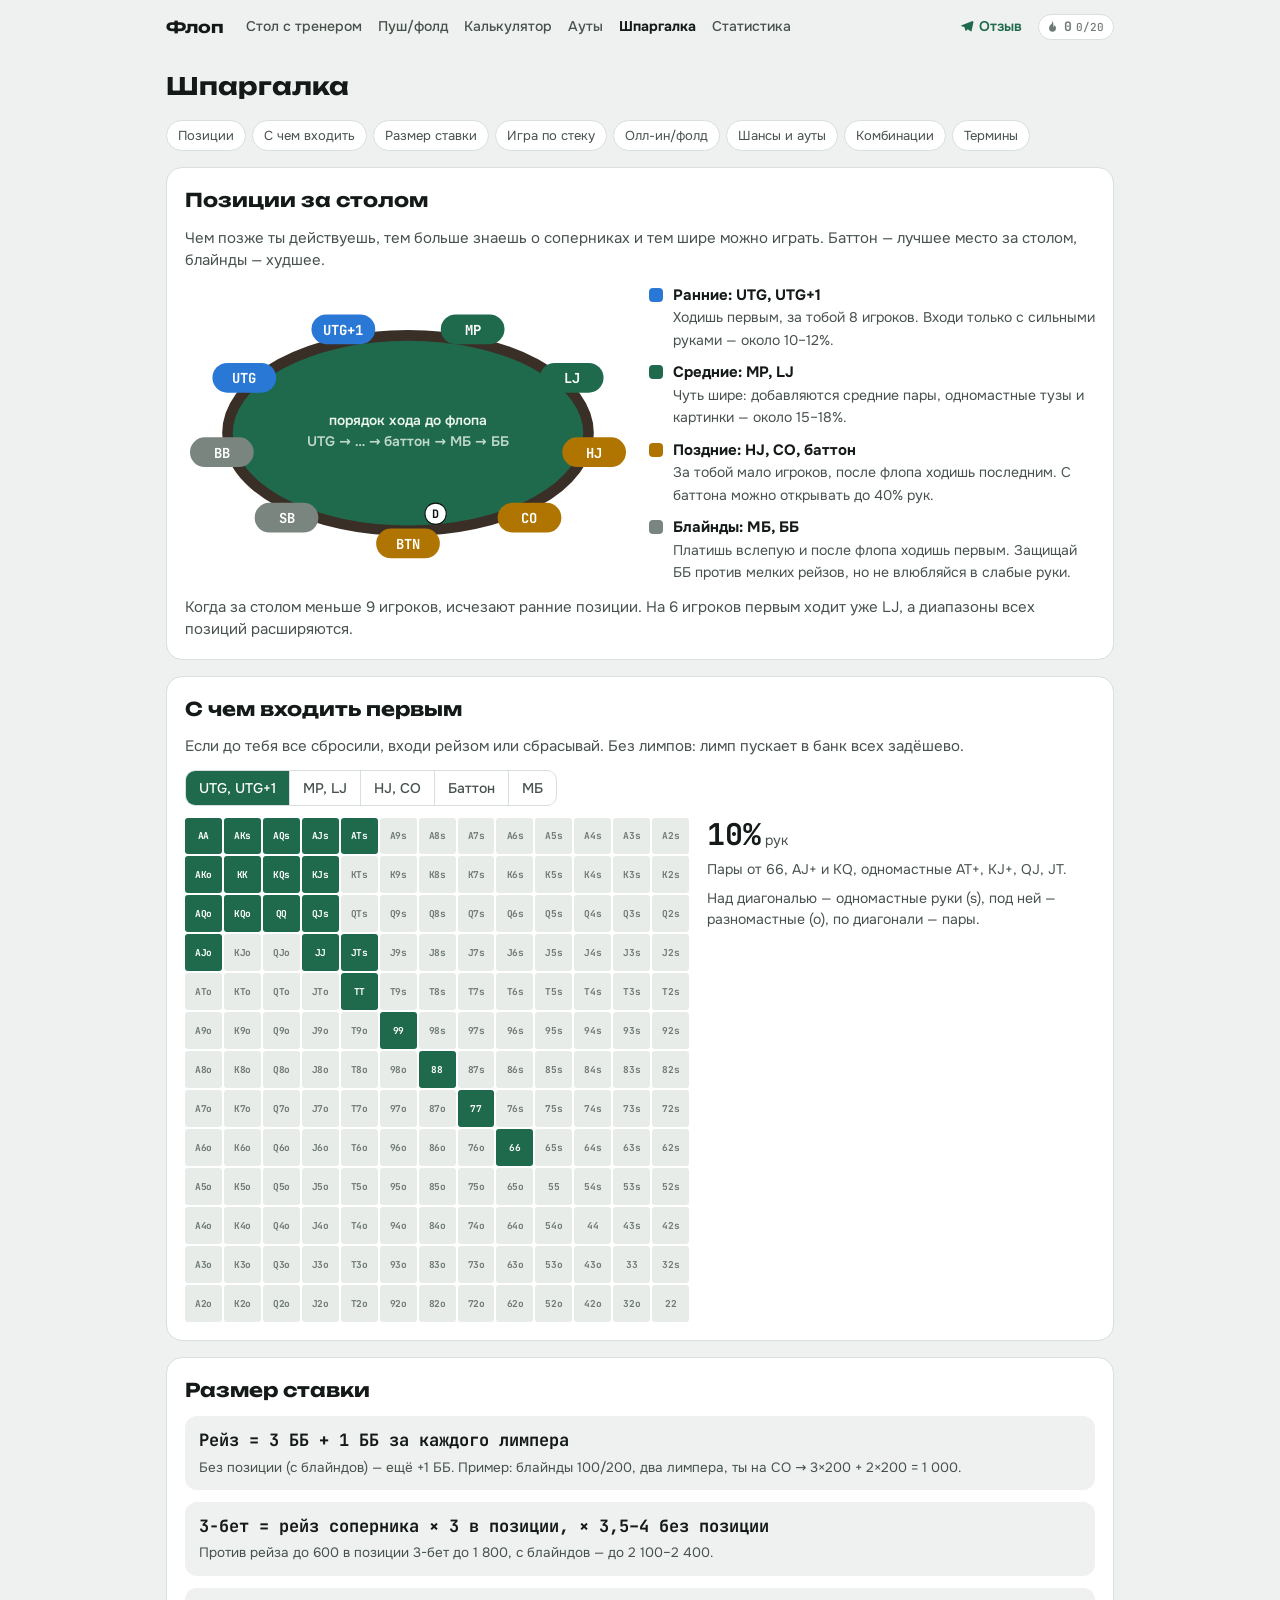
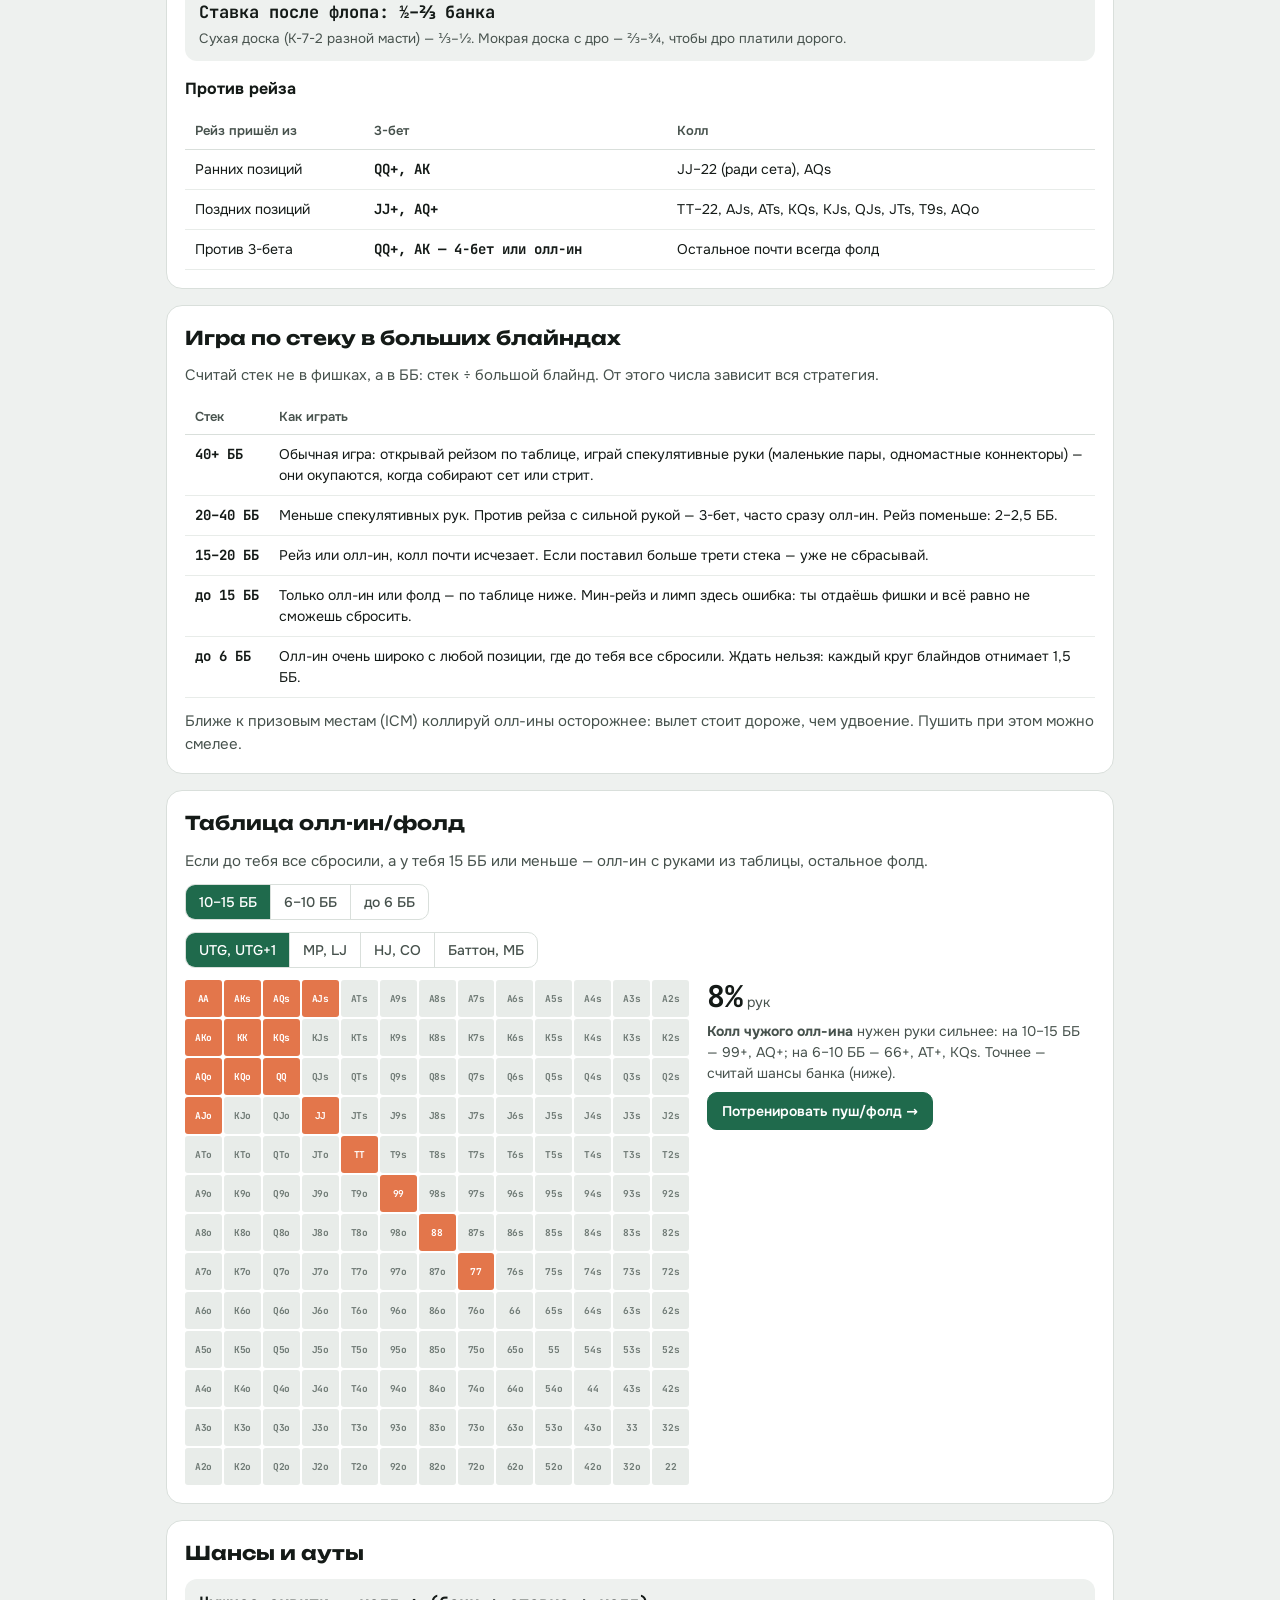
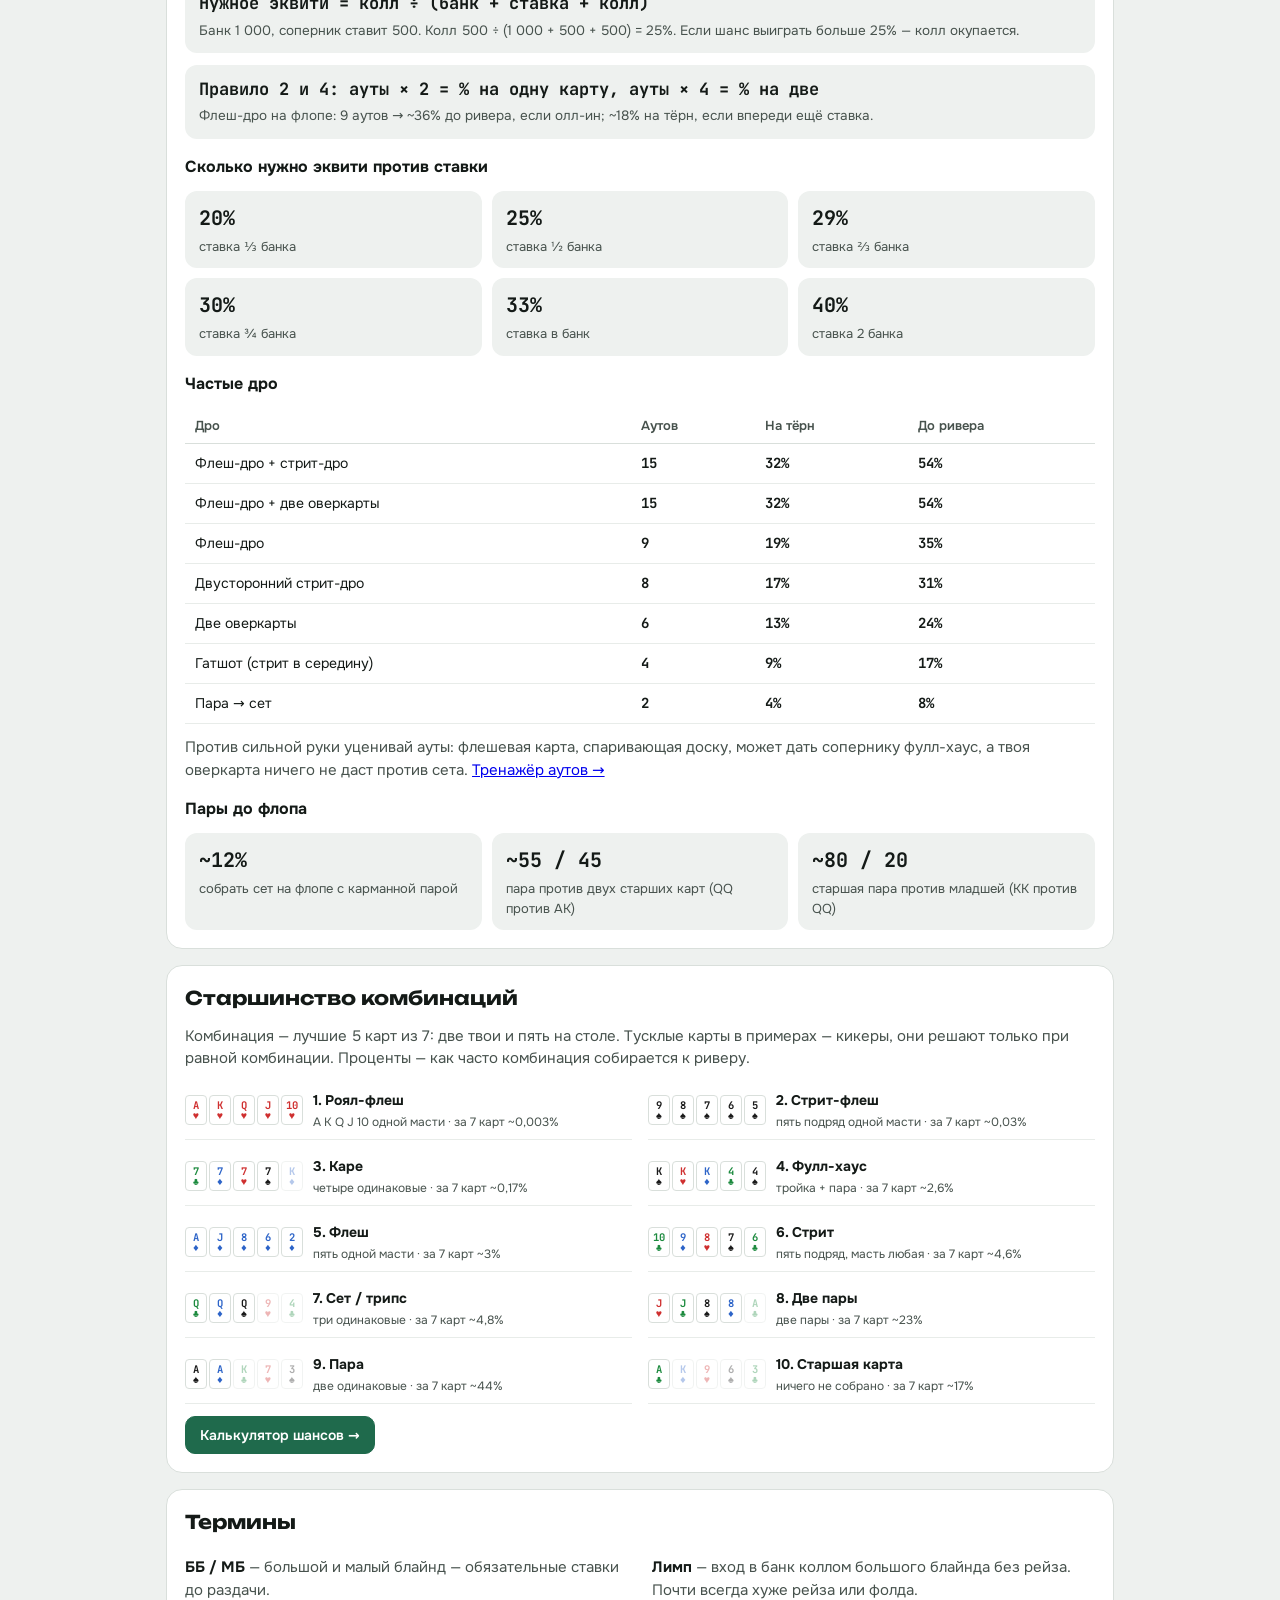
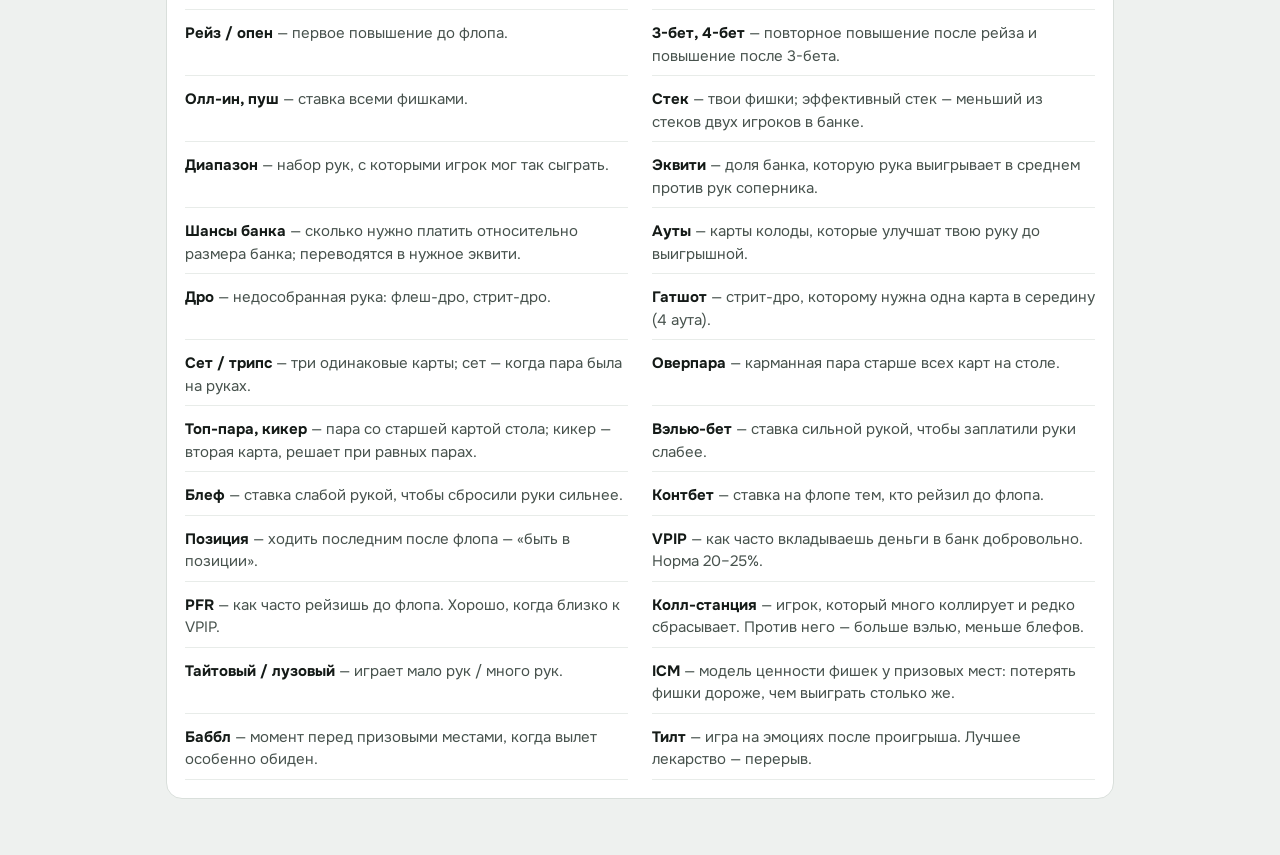
<file: guide.html>
<!doctype html>
<html lang="ru">
<head>
<meta charset="utf-8">
<meta name="viewport" content="width=device-width, initial-scale=1, viewport-fit=cover">
<title>Шпаргалка по покеру — Флоп</title>
<meta name="description" content="Шпаргалка по техасскому холдему: позиции, с какими руками входить, размер рейза, игра по стеку в больших блайндах, олл-ин/фолд, шансы и ауты, термины.">
<meta property="og:type" content="website">
<meta property="og:site_name" content="Флоп">
<meta property="og:locale" content="ru_RU">
<meta property="og:title" content="Шпаргалка по покеру — Флоп">
<meta property="og:description" content="Шпаргалка по техасскому холдему: позиции, с какими руками входить, размер рейза, игра по стеку в больших блайндах, олл-ин/фолд, шансы и ауты, термины.">
<meta property="og:url" content="https://poker-trener.ru/guide.html">
<meta property="og:image" content="https://poker-trener.ru/og.png">
<meta property="og:image:width" content="1200">
<meta property="og:image:height" content="630">
<meta name="twitter:card" content="summary_large_image">
<link rel="manifest" href="manifest.webmanifest">
<meta name="theme-color" content="#1f6a4c">
<link rel="apple-touch-icon" href="icon-180.png">
<meta name="apple-mobile-web-app-title" content="Флоп">
<meta name="mobile-web-app-capable" content="yes">
<meta name="apple-mobile-web-app-capable" content="yes">
<link rel="icon" href="favicon.svg" type="image/svg+xml">
<link rel="stylesheet" href="fonts.css">
<style>
/* Layout: nav, title + jump links, then stacked reference cards: positions, opening ranges, sizing, stack depth, push/fold, odds, hand ranking, glossary. */
:root{
  --bg:#eef1ef; --surface:#ffffff; --ink:#141a17; --ink2:#47524d; --muted:#6f7a75; --line:#d9dfdb; --grid:#e8ece9;
  --felt:#1f6a4c; --felt-edge:#174f39; --felt-ink:#e9f4ee; --rail:#3a2f27;
  --accent:#1f6a4c; --accent-ink:#ffffff; --shove:#d9480f;
  --ep:#2a78d6; --mp:#1f6a4c; --late:#b07400; --blind:#7a8580; --card:#ffffff;
  --display:"Unbounded","Onest",system-ui,sans-serif; --body:"Onest",system-ui,-apple-system,"Segoe UI",sans-serif; --mono:"JetBrains Mono",ui-monospace,Menlo,monospace;
}
@media (prefers-color-scheme:dark){:root:not([data-theme="light"]){
  --bg:#101412; --surface:#191e1c; --ink:#edf1ef; --ink2:#b4beb9; --muted:#8d9893; --line:#2b3330; --grid:#242b28;
  --felt:#1b5a41; --felt-edge:#123c2c; --felt-ink:#e4f2ea; --rail:#2a221c;
  --accent:#47b383; --accent-ink:#06140d; --shove:#ff8a4c; --ep:#5598e7; --mp:#47b383; --late:#e0a63a; --blind:#8d9893; --card:#f4f4f1; color-scheme:dark}}
:root[data-theme="dark"]{
  --bg:#101412; --surface:#191e1c; --ink:#edf1ef; --ink2:#b4beb9; --muted:#8d9893; --line:#2b3330; --grid:#242b28;
  --felt:#1b5a41; --felt-edge:#123c2c; --felt-ink:#e4f2ea; --rail:#2a221c;
  --accent:#47b383; --accent-ink:#06140d; --shove:#ff8a4c; --ep:#5598e7; --mp:#47b383; --late:#e0a63a; --blind:#8d9893; --card:#f4f4f1; color-scheme:dark}
*{box-sizing:border-box}
[hidden]{display:none!important}
html,body{margin:0;background:var(--bg);color:var(--ink);font-family:var(--body);font-size:15px;line-height:1.5}
html{scroll-behavior:smooth;scroll-padding-top:12px}
.app{max-width:980px;margin:0 auto;padding-block:14px 56px;padding-left:max(16px,env(safe-area-inset-left,0px));padding-right:max(16px,env(safe-area-inset-right,0px));display:flex;flex-direction:column;gap:16px}
h1{font-family:var(--display);font-weight:700;font-size:24px;margin:0}
.jump{display:flex;gap:6px;flex-wrap:wrap}
.jump a{font-size:13px;text-decoration:none;color:var(--ink2);border:1px solid var(--line);background:var(--surface);border-radius:999px;padding:5px 11px;white-space:nowrap}
.jump a:hover{border-color:var(--muted);color:var(--ink)}
.card{background:var(--surface);border:1px solid var(--line);border-radius:16px;padding:18px;display:flex;flex-direction:column;gap:12px;min-width:0}
.card h2{font-family:var(--display);font-weight:700;font-size:19px;margin:0}
.card h3{font-size:16px;margin:4px 0 0}
.lead{margin:0;color:var(--ink2)}
p{margin:0}
.two{display:grid;grid-template-columns:minmax(0,1fr) minmax(0,1fr);gap:18px;align-items:center}
.posdiag svg{width:100%;height:auto;display:block}
.posdiag text{font-family:var(--mono);font-weight:700;font-size:13px}
.plist{display:flex;flex-direction:column;gap:10px;margin:0;padding:0;list-style:none}
.plist li{display:grid;grid-template-columns:14px 1fr;gap:4px 10px}
.plist i{width:14px;height:14px;border-radius:4px;margin-top:4px}
.plist b{display:block}
.plist span{color:var(--ink2);font-size:14px}
.seg{display:flex;border:1px solid var(--line);border-radius:10px;overflow:hidden;background:var(--surface);width:max-content;max-width:100%;overflow-x:auto}
.seg button{border:0;background:none;color:var(--ink2);font:500 14px var(--body);padding:8px 13px;cursor:pointer;white-space:nowrap}
.seg button+button{border-left:1px solid var(--line)}
.seg button[aria-pressed="true"]{background:var(--accent);color:var(--accent-ink)}
.seg button:focus-visible{outline:2px solid var(--accent);outline-offset:-2px}
.rangebox{display:grid;grid-template-columns:minmax(0,1.3fr) minmax(0,1fr);gap:18px;align-items:start}
.hgrid{display:grid;grid-template-columns:repeat(13,minmax(0,1fr));gap:2px}
.hc{aspect-ratio:1;border-radius:3px;display:flex;align-items:center;justify-content:center;font:600 9.5px var(--mono);letter-spacing:-.04em;background:var(--grid);color:var(--muted)}
.hc.in{background:var(--accent);color:var(--accent-ink)}
.hc.sh{background:color-mix(in srgb,var(--shove) 75%,var(--surface));color:#fff}
.rnote{display:flex;flex-direction:column;gap:8px;font-size:14px;color:var(--ink2)}
.big{font-family:var(--mono);font-weight:700;font-size:30px;color:var(--ink);line-height:1.1}
table{width:100%;border-collapse:collapse;font-size:14px}
th{text-align:left;font-weight:600;color:var(--ink2);padding:8px 10px;border-bottom:1px solid var(--line);font-size:13px}
td{padding:9px 10px;border-bottom:1px solid var(--grid);vertical-align:top}
td.n{font-family:var(--mono);font-weight:700;white-space:nowrap}
.tblwrap{overflow-x:auto}
.formula{font-family:var(--mono);font-weight:700;font-size:17px;background:var(--bg);border-radius:12px;padding:12px 14px;line-height:1.5}
.formula small{display:block;font-family:var(--body);font-weight:400;font-size:13.5px;color:var(--ink2);margin-top:4px}
.grid3{display:grid;grid-template-columns:repeat(3,minmax(0,1fr));gap:10px}
.tile{background:var(--bg);border-radius:12px;padding:12px 14px;display:flex;flex-direction:column;gap:4px}
.tile b{font-family:var(--mono);font-size:20px}
.tile span{font-size:13px;color:var(--ink2)}
.ranks{display:grid;grid-template-columns:repeat(2,minmax(0,1fr));gap:8px 18px;margin:0;padding:0;list-style:none;counter-reset:r}
.ranks li{counter-increment:r;display:grid;grid-template-columns:28px 1fr auto;gap:8px;align-items:center;border-bottom:1px solid var(--grid);padding:6px 0}
.ranks li::before{content:counter(r);font-family:var(--mono);font-weight:700;color:var(--muted)}
.ranks .ex{font-family:var(--mono);font-size:13px;color:var(--ink2)}
.gloss{display:grid;grid-template-columns:repeat(2,minmax(0,1fr));gap:4px 24px;margin:0}
.gloss div{padding:8px 0;border-bottom:1px solid var(--grid)}
.gloss dt{font-weight:700;display:inline}
.gloss dd{display:inline;margin:0;color:var(--ink2)}
.gloss dd::before{content:" — "}
.cta{display:flex;gap:8px;flex-wrap:wrap}
.btn{border:1px solid var(--line);background:var(--surface);color:var(--ink);border-radius:10px;padding:9px 14px;font:600 14px var(--body);text-decoration:none}
.btn.primary{background:var(--accent);color:var(--accent-ink);border-color:var(--accent)}
@media (max-width:760px){
  .two,.rangebox{grid-template-columns:minmax(0,1fr)}
  .grid3{grid-template-columns:minmax(0,1fr) minmax(0,1fr)}
  .ranks,.gloss{grid-template-columns:minmax(0,1fr)}
  h1{font-size:20px}.card{padding:14px 12px}
  .jump{flex-wrap:nowrap;overflow-x:auto;scrollbar-width:none}.jump::-webkit-scrollbar{display:none}
  .hc{font-size:7px}.hgrid{gap:1.5px}
}
/* combos */
.su-s{color:#1a1a1a}.su-h{color:#cf2f2f}.su-d{color:#2d64c8}.su-c{color:#1c8a3e}
.combos{display:grid;grid-template-columns:repeat(2,minmax(0,1fr));gap:8px 16px}
.cb{display:grid;grid-template-columns:auto minmax(0,1fr);gap:2px 10px;align-items:center;padding:8px 0;border-bottom:1px solid var(--grid)}
.cb .cs{display:flex;gap:2px;grid-row:span 2}
.cb .k{width:22px;height:30px;border-radius:4px;background:var(--card);border:1px solid var(--line);display:flex;flex-direction:column;align-items:center;justify-content:center;font:700 10.5px/1 var(--mono)}
.cb .k.dim{opacity:.35}
.cb > b{font-size:14px}
.cb > span{font-size:12px;color:var(--ink2)}
@media (max-width:760px){.combos{grid-template-columns:minmax(0,1fr)}}
</style>
<link rel="stylesheet" href="site.css">
</head>
<body>
<div class="app">
  <nav class="sitenav" aria-label="Разделы"><a class="brand" href="./">Флоп</a><a href="play.html">Стол с тренером</a><a href="pushfold.html">Пуш/фолд</a><a href="calc.html">Калькулятор</a><a href="outs.html">Ауты</a><a href="guide.html" aria-current="page">Шпаргалка</a><a href="stats.html">Статистика</a></nav>
  <h1>Шпаргалка</h1>
  <div class="jump"><a href="#pos">Позиции</a><a href="#open">С чем входить</a><a href="#size">Размер ставки</a><a href="#stack">Игра по стеку</a><a href="#push">Олл-ин/фолд</a><a href="#odds">Шансы и ауты</a><a href="#ranks">Комбинации</a><a href="#terms">Термины</a></div>

  <section class="card" id="pos">
    <h2>Позиции за столом</h2>
    <p class="lead">Чем позже ты действуешь, тем больше знаешь о соперниках и тем шире можно играть. Баттон — лучшее место за столом, блайнды — худшее.</p>
    <div class="two">
      <div class="posdiag" id="posdiag"></div>
      <ul class="plist">
        <li><i style="background:var(--ep)"></i><div><b>Ранние: UTG, UTG+1</b><span>Ходишь первым, за тобой 8 игроков. Входи только с сильными руками — около 10–12%.</span></div></li>
        <li><i style="background:var(--mp)"></i><div><b>Средние: MP, LJ</b><span>Чуть шире: добавляются средние пары, одномастные тузы и картинки — около 15–18%.</span></div></li>
        <li><i style="background:var(--late)"></i><div><b>Поздние: HJ, CO, баттон</b><span>За тобой мало игроков, после флопа ходишь последним. С баттона можно открывать до 40% рук.</span></div></li>
        <li><i style="background:var(--blind)"></i><div><b>Блайнды: МБ, ББ</b><span>Платишь вслепую и после флопа ходишь первым. Защищай ББ против мелких рейзов, но не влюбляйся в слабые руки.</span></div></li>
      </ul>
    </div>
    <p class="lead">Когда за столом меньше 9 игроков, исчезают ранние позиции. На 6 игроков первым ходит уже LJ, а диапазоны всех позиций расширяются.</p>
  </section>

  <section class="card" id="open">
    <h2>С чем входить первым</h2>
    <p class="lead">Если до тебя все сбросили, входи рейзом или сбрасывай. Без лимпов: лимп пускает в банк всех задёшево.</p>
    <div class="seg" id="segOpen" role="group" aria-label="Позиция"><button type="button" data-v="EP" aria-pressed="true">UTG, UTG+1</button><button type="button" data-v="MP" aria-pressed="false">MP, LJ</button><button type="button" data-v="LATE" aria-pressed="false">HJ, CO</button><button type="button" data-v="BTN" aria-pressed="false">Баттон</button><button type="button" data-v="SBSTEAL" aria-pressed="false">МБ</button></div>
    <div class="rangebox">
      <div class="hgrid" id="gOpen" role="img"></div>
      <div class="rnote"><div><span class="big" id="openPct"></span> рук</div><div id="openTxt"></div><div>Над диагональю — одномастные руки (s), под ней — разномастные (o), по диагонали — пары.</div></div>
    </div>
  </section>

  <section class="card" id="size">
    <h2>Размер ставки</h2>
    <div class="formula">Рейз = 3 ББ + 1 ББ за каждого лимпера<small>Без позиции (с блайндов) — ещё +1 ББ. Пример: блайнды 100/200, два лимпера, ты на CO → 3×200 + 2×200 = 1 000.</small></div>
    <div class="formula">3-бет = рейз соперника × 3 в позиции, × 3,5–4 без позиции<small>Против рейза до 600 в позиции 3-бет до 1 800, с блайндов — до 2 100–2 400.</small></div>
    <div class="formula">Ставка после флопа: ½–⅔ банка<small>Сухая доска (K-7-2 разной масти) — ⅓–½. Мокрая доска с дро — ⅔–¾, чтобы дро платили дорого.</small></div>
    <h3>Против рейза</h3>
    <div class="tblwrap"><table><thead><tr><th>Рейз пришёл из</th><th>3-бет</th><th>Колл</th></tr></thead><tbody>
      <tr><td>Ранних позиций</td><td class="n">QQ+, AK</td><td>JJ–22 (ради сета), AQs</td></tr>
      <tr><td>Поздних позиций</td><td class="n">JJ+, AQ+</td><td>TT–22, AJs, ATs, KQs, KJs, QJs, JTs, T9s, AQo</td></tr>
      <tr><td>Против 3-бета</td><td class="n">QQ+, AK — 4-бет или олл-ин</td><td>Остальное почти всегда фолд</td></tr>
    </tbody></table></div>
  </section>

  <section class="card" id="stack">
    <h2>Игра по стеку в больших блайндах</h2>
    <p class="lead">Считай стек не в фишках, а в ББ: стек ÷ большой блайнд. От этого числа зависит вся стратегия.</p>
    <div class="tblwrap"><table><thead><tr><th>Стек</th><th>Как играть</th></tr></thead><tbody>
      <tr><td class="n">40+ ББ</td><td>Обычная игра: открывай рейзом по таблице, играй спекулятивные руки (маленькие пары, одномастные коннекторы) — они окупаются, когда собирают сет или стрит.</td></tr>
      <tr><td class="n">20–40 ББ</td><td>Меньше спекулятивных рук. Против рейза с сильной рукой — 3-бет, часто сразу олл-ин. Рейз поменьше: 2–2,5 ББ.</td></tr>
      <tr><td class="n">15–20 ББ</td><td>Рейз или олл-ин, колл почти исчезает. Если поставил больше трети стека — уже не сбрасывай.</td></tr>
      <tr><td class="n">до 15 ББ</td><td>Только олл-ин или фолд — по таблице ниже. Мин-рейз и лимп здесь ошибка: ты отдаёшь фишки и всё равно не сможешь сбросить.</td></tr>
      <tr><td class="n">до 6 ББ</td><td>Олл-ин очень широко с любой позиции, где до тебя все сбросили. Ждать нельзя: каждый круг блайндов отнимает 1,5 ББ.</td></tr>
    </tbody></table></div>
    <p class="lead">Ближе к призовым местам (ICM) коллируй олл-ины осторожнее: вылет стоит дороже, чем удвоение. Пушить при этом можно смелее.</p>
  </section>

  <section class="card" id="push">
    <h2>Таблица олл-ин/фолд</h2>
    <p class="lead">Если до тебя все сбросили, а у тебя 15 ББ или меньше — олл-ин с руками из таблицы, остальное фолд.</p>
    <div class="seg" id="segPS" role="group" aria-label="Стек"><button type="button" data-v="b15" aria-pressed="true">10–15 ББ</button><button type="button" data-v="b10" aria-pressed="false">6–10 ББ</button><button type="button" data-v="b5" aria-pressed="false">до 6 ББ</button></div>
    <div class="seg" id="segPG" role="group" aria-label="Позиция"><button type="button" data-v="EP" aria-pressed="true">UTG, UTG+1</button><button type="button" data-v="MP" aria-pressed="false">MP, LJ</button><button type="button" data-v="LATE" aria-pressed="false">HJ, CO</button><button type="button" data-v="BTN" aria-pressed="false">Баттон, МБ</button></div>
    <div class="rangebox">
      <div class="hgrid" id="gPush" role="img"></div>
      <div class="rnote"><div><span class="big" id="pushPct"></span> рук</div>
        <div><b>Колл чужого олл-ина</b> нужен руки сильнее: на 10–15 ББ — 99+, AQ+; на 6–10 ББ — 66+, AT+, KQs. Точнее — считай шансы банка (ниже).</div>
        <div class="cta"><a class="btn primary" href="pushfold.html">Потренировать пуш/фолд →</a></div></div>
    </div>
  </section>

  <section class="card" id="odds">
    <h2>Шансы и ауты</h2>
    <div class="formula">Нужное эквити = колл ÷ (банк + ставка + колл)<small>Банк 1 000, соперник ставит 500. Колл 500 ÷ (1 000 + 500 + 500) = 25%. Если шанс выиграть больше 25% — колл окупается.</small></div>
    <div class="formula">Правило 2 и 4: ауты × 2 = % на одну карту, ауты × 4 = % на две<small>Флеш-дро на флопе: 9 аутов → ~36% до ривера, если олл-ин; ~18% на тёрн, если впереди ещё ставка.</small></div>
    <h3>Сколько нужно эквити против ставки</h3>
    <div class="grid3">
      <div class="tile"><b>20%</b><span>ставка ⅓ банка</span></div>
      <div class="tile"><b>25%</b><span>ставка ½ банка</span></div>
      <div class="tile"><b>29%</b><span>ставка ⅔ банка</span></div>
      <div class="tile"><b>30%</b><span>ставка ¾ банка</span></div>
      <div class="tile"><b>33%</b><span>ставка в банк</span></div>
      <div class="tile"><b>40%</b><span>ставка 2 банка</span></div>
    </div>
    <h3>Частые дро</h3>
    <div class="tblwrap"><table><thead><tr><th>Дро</th><th>Аутов</th><th>На тёрн</th><th>До ривера</th></tr></thead><tbody>
      <tr><td>Флеш-дро + стрит-дро</td><td class="n">15</td><td class="n">32%</td><td class="n">54%</td></tr>
      <tr><td>Флеш-дро + две оверкарты</td><td class="n">15</td><td class="n">32%</td><td class="n">54%</td></tr>
      <tr><td>Флеш-дро</td><td class="n">9</td><td class="n">19%</td><td class="n">35%</td></tr>
      <tr><td>Двусторонний стрит-дро</td><td class="n">8</td><td class="n">17%</td><td class="n">31%</td></tr>
      <tr><td>Две оверкарты</td><td class="n">6</td><td class="n">13%</td><td class="n">24%</td></tr>
      <tr><td>Гатшот (стрит в середину)</td><td class="n">4</td><td class="n">9%</td><td class="n">17%</td></tr>
      <tr><td>Пара → сет</td><td class="n">2</td><td class="n">4%</td><td class="n">8%</td></tr>
    </tbody></table></div>
    <p class="lead">Против сильной руки уценивай ауты: флешевая карта, спаривающая доску, может дать сопернику фулл-хаус, а твоя оверкарта ничего не даст против сета. <a href="outs.html">Тренажёр аутов →</a></p>
    <h3>Пары до флопа</h3>
    <div class="grid3">
      <div class="tile"><b>~12%</b><span>собрать сет на флопе с карманной парой</span></div>
      <div class="tile"><b>~55 / 45</b><span>пара против двух старших карт (QQ против AK)</span></div>
      <div class="tile"><b>~80 / 20</b><span>старшая пара против младшей (KK против QQ)</span></div>
    </div>
  </section>

  <section class="card" id="ranks">
    <h2>Старшинство комбинаций</h2>
    <p class="lead">Комбинация — лучшие 5 карт из 7: две твои и пять на столе. Тусклые карты в примерах — кикеры, они решают только при равной комбинации. Проценты — как часто комбинация собирается к риверу.</p>
    <div class="combos" id="combosList"></div>
    <div class="cta"><a class="btn primary" href="calc.html">Калькулятор шансов →</a></div>
  </section>

  <section class="card" id="terms">
    <h2>Термины</h2>
    <dl class="gloss">
      <div><dt>ББ / МБ</dt><dd>большой и малый блайнд — обязательные ставки до раздачи.</dd></div>
      <div><dt>Лимп</dt><dd>вход в банк коллом большого блайнда без рейза. Почти всегда хуже рейза или фолда.</dd></div>
      <div><dt>Рейз / опен</dt><dd>первое повышение до флопа.</dd></div>
      <div><dt>3-бет, 4-бет</dt><dd>повторное повышение после рейза и повышение после 3-бета.</dd></div>
      <div><dt>Олл-ин, пуш</dt><dd>ставка всеми фишками.</dd></div>
      <div><dt>Стек</dt><dd>твои фишки; эффективный стек — меньший из стеков двух игроков в банке.</dd></div>
      <div><dt>Диапазон</dt><dd>набор рук, с которыми игрок мог так сыграть.</dd></div>
      <div><dt>Эквити</dt><dd>доля банка, которую рука выигрывает в среднем против рук соперника.</dd></div>
      <div><dt>Шансы банка</dt><dd>сколько нужно платить относительно размера банка; переводятся в нужное эквити.</dd></div>
      <div><dt>Ауты</dt><dd>карты колоды, которые улучшат твою руку до выигрышной.</dd></div>
      <div><dt>Дро</dt><dd>недособранная рука: флеш-дро, стрит-дро.</dd></div>
      <div><dt>Гатшот</dt><dd>стрит-дро, которому нужна одна карта в середину (4 аута).</dd></div>
      <div><dt>Сет / трипс</dt><dd>три одинаковые карты; сет — когда пара была на руках.</dd></div>
      <div><dt>Оверпара</dt><dd>карманная пара старше всех карт на столе.</dd></div>
      <div><dt>Топ-пара, кикер</dt><dd>пара со старшей картой стола; кикер — вторая карта, решает при равных парах.</dd></div>
      <div><dt>Вэлью-бет</dt><dd>ставка сильной рукой, чтобы заплатили руки слабее.</dd></div>
      <div><dt>Блеф</dt><dd>ставка слабой рукой, чтобы сбросили руки сильнее.</dd></div>
      <div><dt>Контбет</dt><dd>ставка на флопе тем, кто рейзил до флопа.</dd></div>
      <div><dt>Позиция</dt><dd>ходить последним после флопа — «быть в позиции».</dd></div>
      <div><dt>VPIP</dt><dd>как часто вкладываешь деньги в банк добровольно. Норма 20–25%.</dd></div>
      <div><dt>PFR</dt><dd>как часто рейзишь до флопа. Хорошо, когда близко к VPIP.</dd></div>
      <div><dt>Колл-станция</dt><dd>игрок, который много коллирует и редко сбрасывает. Против него — больше вэлью, меньше блефов.</dd></div>
      <div><dt>Тайтовый / лузовый</dt><dd>играет мало рук / много рук.</dd></div>
      <div><dt>ICM</dt><dd>модель ценности фишек у призовых мест: потерять фишки дороже, чем выиграть столько же.</dd></div>
      <div><dt>Баббл</dt><dd>момент перед призовыми местами, когда вылет особенно обиден.</dd></div>
      <div><dt>Тилт</dt><dd>игра на эмоциях после проигрыша. Лучшее лекарство — перерыв.</dd></div>
    </dl>
  </section>
</div>
<script src="ranges.js"></script>
<script>
const $=id=>document.getElementById(id);
const ALL=[]; for(let i=0;i<13;i++) for(let j=0;j<13;j++){ const a=ORD[i],b=ORD[j]; ALL.push(i===j?a+a:i<j?a+b+'s':b+a+'o'); }
const share=set=>{ let n=0; set.forEach(c=>n+=c.length===2?6:c[2]==='s'?4:12); return Math.round(n/1326*100)+'%'; };
function grid(el,set,cls){ el.innerHTML=ALL.map(c=>`<div class="hc${set.has(c)?' '+cls:''}">${c}</div>`).join(''); el.setAttribute('aria-label',`Диапазон: ${[...set].join(', ')}`); }
const OPEN_TXT={EP:'Пары от 66, AJ+ и KQ, одномастные AT+, KJ+, QJ, JT.',MP:'Добавляются пары от 44, A8s+, KTs+, QTs+, T9s, AT+, KJ+.',LATE:'Все пары, любой одномастный туз, K9s+, Q9s+, J9s+, коннекторы до 76s, A9o+, KTo+, QTo+, JTo.',BTN:'Почти половина колоды: все пары, все тузы с A5o, одномастные короли от K5s, коннекторы до 65s.',SBSTEAL:'Если до тебя все сбросили, а остался только ББ — атакуй широко: рейз 3 ББ.'};
let openG='EP', ps='b15', pg='EP';
function seg(id,cur,fn){ const el=$(id); el.querySelectorAll('button').forEach(b=>b.setAttribute('aria-pressed',b.dataset.v===cur)); el.onclick=e=>{ const b=e.target.closest('button'); if(b) fn(b.dataset.v); }; }
function drawOpen(){ grid($('gOpen'),RNG[openG],'in'); $('openPct').textContent=share(RNG[openG]); $('openTxt').textContent=OPEN_TXT[openG]; seg('segOpen',openG,v=>{openG=v;drawOpen();}); }
function drawPush(){ const set=PUSH[ps][pg]; grid($('gPush'),set,'sh'); $('pushPct').textContent=share(set); seg('segPS',ps,v=>{ps=v;drawPush();}); seg('segPG',pg,v=>{pg=v;drawPush();}); }
function posDiag(){
  const P=[['BTN','late'],['SB','blind'],['BB','blind'],['UTG','ep'],['UTG+1','ep'],['MP','mp'],['LJ','mp'],['HJ','late'],['CO','late']];
  let s=`<svg viewBox="0 0 420 260" role="img" aria-label="Стол на 9 игроков: ранние позиции после блайндов, поздние перед баттоном"><ellipse cx="210" cy="130" rx="170" ry="92" fill="var(--felt)" stroke="var(--rail)" stroke-width="10"/>
  <text x="210" y="122" text-anchor="middle" style="fill:var(--felt-ink);font:600 13px var(--body)">порядок хода до флопа</text><text x="210" y="142" text-anchor="middle" style="fill:var(--felt-ink);font:600 13px var(--body);opacity:.8">UTG → … → баттон → МБ → ББ</text>`;
  P.forEach(([n,g],i)=>{ const a=Math.PI/2+(i)*2*Math.PI/9; const x=210+178*Math.cos(a), y=130+104*Math.sin(a);
    s+=`<rect x="${x-30}" y="${y-14}" width="60" height="28" rx="14" fill="var(--${g==='blind'?'blind':g})"/><text x="${x}" y="${y+5}" text-anchor="middle" style="fill:#fff">${n}</text>`; });
  s+=`<circle cx="${210+140*Math.cos(Math.PI/2)+26}" cy="${130+76}" r="10" fill="#fff" stroke="#111"/><text x="${210+26}" y="${130+80}" text-anchor="middle" style="fill:#111;font-size:11px">D</text></svg>`;
  $('posdiag').innerHTML=s;
}
posDiag(); drawOpen(); drawPush();
function cardInner(c){ const s=SUITS[c&3], r=RANKS[c>>2]; return `<span class="r su-${s}">${r==='T'?'10':r}</span><span class="s su-${s}">${SUIT_SYM[s]}</span>`; }
const C=(r,s)=>RANKS.indexOf(r)*4+SUITS.indexOf(s);
const COMBOS=[
  ['Роял-флеш','A K Q J 10 одной масти','~0,003%',[['A','h'],['K','h'],['Q','h'],['J','h'],['T','h']]],
  ['Стрит-флеш','пять подряд одной масти','~0,03%',[['9','s'],['8','s'],['7','s'],['6','s'],['5','s']]],
  ['Каре','четыре одинаковые','~0,17%',[['7','c'],['7','d'],['7','h'],['7','s'],['K','d',1]]],
  ['Фулл-хаус','тройка + пара','~2,6%',[['K','s'],['K','h'],['K','d'],['4','c'],['4','s']]],
  ['Флеш','пять одной масти','~3%',[['A','d'],['J','d'],['8','d'],['6','d'],['2','d']]],
  ['Стрит','пять подряд, масть любая','~4,6%',[['T','c'],['9','d'],['8','h'],['7','s'],['6','c']]],
  ['Сет / трипс','три одинаковые','~4,8%',[['Q','c'],['Q','d'],['Q','s'],['9','h',1],['4','c',1]]],
  ['Две пары','две пары','~23%',[['J','h'],['J','c'],['8','s'],['8','d'],['A','c',1]]],
  ['Пара','две одинаковые','~44%',[['A','s'],['A','d'],['K','c',1],['7','h',1],['3','s',1]]],
  ['Старшая карта','ничего не собрано','~17%',[['A','c'],['K','d',1],['9','h',1],['6','s',1],['3','c',1]]],
];
$('combosList').innerHTML=COMBOS.map(([n,d,p,cs],i)=>`<div class="cb"><div class="cs">${cs.map(([r,s,dim])=>{ const c=C(r,s); return `<span class="k${dim?' dim':''}">${cardInner(c)}</span>`; }).join('')}</div><b>${i+1}. ${n}</b><span>${d} · за 7 карт ${p}</span></div>`).join('');


</script>
<script src="site.js" defer></script>
</body>
</html>
</file>
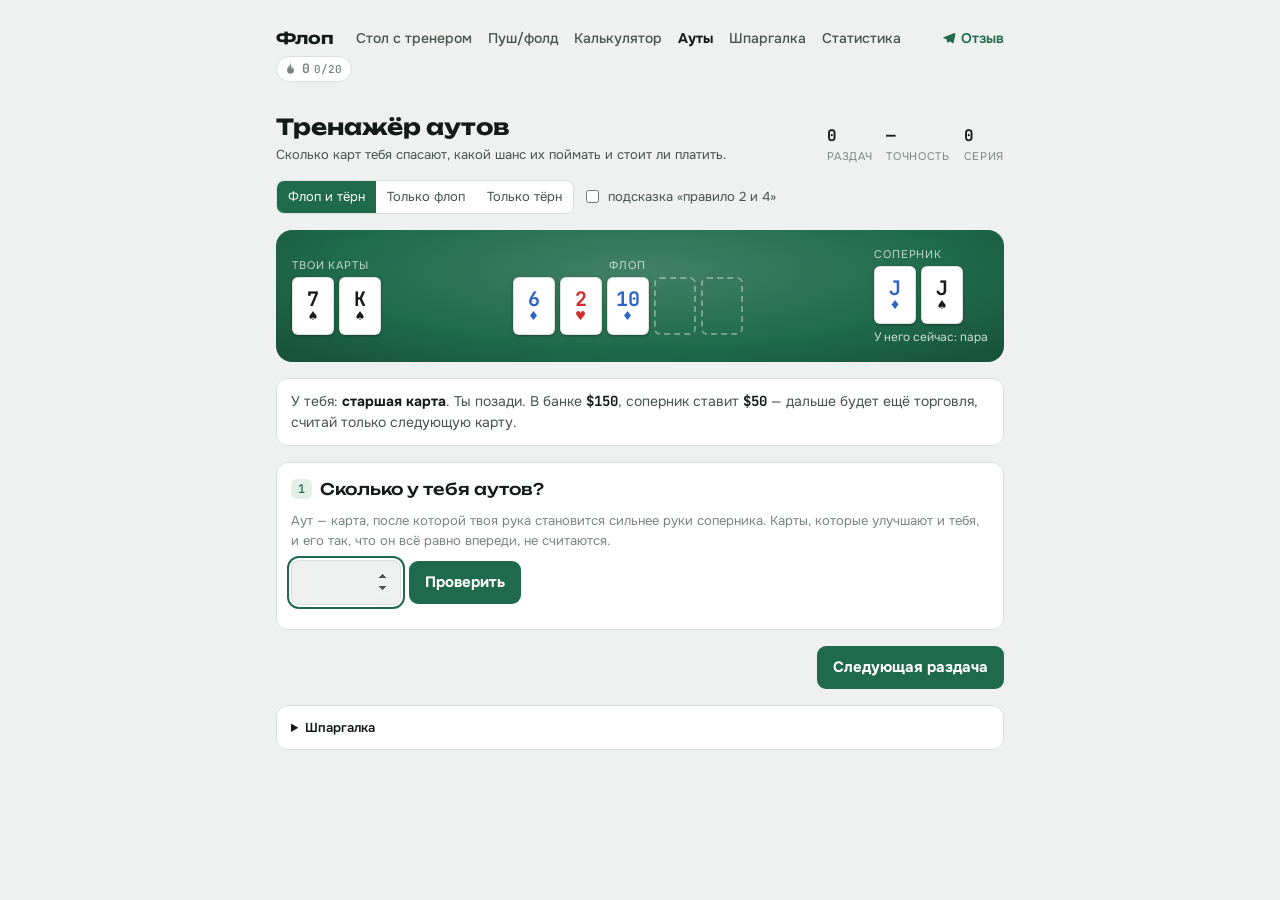
<file: outs.html>
<!doctype html>
<html lang="ru">
<head>
<meta charset="utf-8">
<meta name="viewport" content="width=device-width, initial-scale=1, viewport-fit=cover">
<title>Тренажёр аутов и шансов в покере — Флоп</title>
<meta name="description" content="Учись быстро считать ауты, шансы на тёрне и ривере и решать, выгоден ли колл. Бесплатно, без регистрации.">
<meta property="og:type" content="website">
<meta property="og:site_name" content="Флоп">
<meta property="og:locale" content="ru_RU">
<meta property="og:title" content="Тренажёр аутов и шансов в покере — Флоп">
<meta property="og:description" content="Учись быстро считать ауты, шансы на тёрне и ривере и решать, выгоден ли колл. Бесплатно, без регистрации.">
<meta property="og:url" content="https://poker-trener.ru/outs.html">
<meta property="og:image" content="https://poker-trener.ru/og.png">
<meta property="og:image:width" content="1200">
<meta property="og:image:height" content="630">
<meta name="twitter:card" content="summary_large_image">
<link rel="manifest" href="manifest.webmanifest">
<meta name="theme-color" content="#1f6a4c">
<link rel="apple-touch-icon" href="icon-180.png">
<meta name="apple-mobile-web-app-title" content="Флоп">
<meta name="mobile-web-app-capable" content="yes">
<meta name="apple-mobile-web-app-capable" content="yes">
<link rel="icon" href="favicon.svg" type="image/svg+xml">
<link rel="stylesheet" href="fonts.css">
<style>
/* Layout: one narrow column — the hand on a felt strip on top, then three questions in order (outs → odds → call/fold), then the answer breakdown; a small score strip in the header. */
:root{
  --bg:#eef1ef; --surface:#ffffff; --ink:#141a17; --ink2:#47524d; --muted:#7a8580; --line:#d9dfdb;
  --felt:#1f6a4c; --felt-edge:#174f39; --felt-ink:#e9f4ee;
  --accent:#1f6a4c; --accent-ink:#ffffff; --soft:#e3efe9;
  --good:#1d7a4a; --ok:#b07400; --bad:#cc3f37;
  --card:#ffffff; --c-s:#1a1a1a; --c-h:#cf2f2f; --c-d:#2d64c8; --c-c:#1c8a3e;
  --display:"Unbounded","Onest",system-ui,sans-serif;
  --body:"Onest",system-ui,-apple-system,"Segoe UI",sans-serif;
  --mono:"JetBrains Mono",ui-monospace,Menlo,monospace;
}
@media (prefers-color-scheme:dark){:root:not([data-theme="light"]){
  --bg:#101412; --surface:#191e1c; --ink:#edf1ef; --ink2:#b4beb9; --muted:#85908b; --line:#2b3330;
  --felt:#1b5a41; --felt-edge:#123c2c; --felt-ink:#e4f2ea; --accent:#47b383; --accent-ink:#06140d; --soft:#1e3229;
  --good:#4cbb7f; --ok:#e0a63a; --bad:#ec6b63; --card:#f4f4f1; color-scheme:dark}}
:root[data-theme="dark"]{
  --bg:#101412; --surface:#191e1c; --ink:#edf1ef; --ink2:#b4beb9; --muted:#85908b; --line:#2b3330;
  --felt:#1b5a41; --felt-edge:#123c2c; --felt-ink:#e4f2ea; --accent:#47b383; --accent-ink:#06140d; --soft:#1e3229;
  --good:#4cbb7f; --ok:#e0a63a; --bad:#ec6b63; --card:#f4f4f1; color-scheme:dark}
*{box-sizing:border-box}
[hidden]{display:none!important}
body{background:var(--bg);color:var(--ink);font-family:var(--body);font-size:15px;line-height:1.5}
.app{max-width:760px;margin:0 auto;padding-block:18px 48px;padding-left:max(16px,env(safe-area-inset-left,0px));padding-right:max(16px,env(safe-area-inset-right,0px));display:flex;flex-direction:column;gap:16px}
header{display:flex;flex-wrap:wrap;gap:10px 16px;align-items:end;justify-content:space-between}
h1{font-family:var(--display);font-weight:700;font-size:22px;margin:0}
.sub{color:var(--ink2);font-size:13px;margin:2px 0 0}
.score{display:flex;gap:14px}
.score div{display:flex;flex-direction:column}
.score b{font-family:var(--mono);font-size:16px;font-variant-numeric:tabular-nums}
.score span{font-size:11px;color:var(--muted);text-transform:uppercase;letter-spacing:.06em}
.controls{display:flex;gap:8px;flex-wrap:wrap;align-items:center}
.seg{display:inline-flex;border:1px solid var(--line);border-radius:8px;overflow:hidden;background:var(--surface)}
.seg button{font:inherit;font-size:13px;border:0;background:transparent;color:var(--ink2);padding:6px 11px;cursor:pointer}
.seg button[aria-pressed="true"]{background:var(--accent);color:var(--accent-ink)}
button:focus-visible,input:focus-visible{outline:2px solid var(--accent);outline-offset:2px}
label.chk{display:inline-flex;gap:6px;align-items:center;font-size:13px;color:var(--ink2)}
/* felt */
.felt{background:radial-gradient(ellipse at 50% 30%,color-mix(in srgb,var(--felt) 85%,#fff) 0%,var(--felt) 60%,var(--felt-edge) 100%);border-radius:16px;padding:16px;color:var(--felt-ink);display:grid;grid-template-columns:auto 1fr auto;gap:12px 20px;align-items:center}
@media (max-width:560px){.felt{grid-template-columns:1fr 1fr}.felt .boardbox{grid-column:1/-1;order:-1}}
.lbl{font-size:11px;text-transform:uppercase;letter-spacing:.08em;opacity:.8;margin-bottom:4px}
.hand,.board{display:flex;gap:5px;flex-wrap:wrap}
.boardbox{display:flex;flex-direction:column;align-items:center}
.card{width:42px;height:58px;border-radius:6px;background:var(--card);display:flex;flex-direction:column;align-items:center;justify-content:center;font-family:var(--mono);font-weight:700;line-height:1;box-shadow:0 1px 3px rgba(0,0,0,.35);border:1px solid rgba(0,0,0,.12)}
.card .r{font-size:20px}.card .s{font-size:15px}
.card.slot{background:transparent;border:2px dashed rgba(255,255,255,.35);box-shadow:none}
.card.mini{width:28px;height:38px}.card.mini .r{font-size:13px}.card.mini .s{font-size:10px}
.su-s{color:var(--c-s)}.su-h{color:var(--c-h)}.su-d{color:var(--c-d)}.su-c{color:var(--c-c)}
.vs{font-size:12px;opacity:.85;margin-top:4px;max-width:180px}
.situ{background:var(--surface);border:1px solid var(--line);border-radius:12px;padding:12px 14px;font-size:14px;color:var(--ink2)}
.situ b{color:var(--ink)}
/* questions */
.q{background:var(--surface);border:1px solid var(--line);border-radius:12px;padding:14px;display:flex;flex-direction:column;gap:10px}
.q h2{font-family:var(--display);font-weight:500;font-size:16px;margin:0;display:flex;gap:8px;align-items:center}
.q h2 .n{font-family:var(--mono);font-size:12px;background:var(--soft);color:var(--accent);border-radius:6px;padding:1px 7px}
.row{display:flex;gap:8px;flex-wrap:wrap;align-items:center}
input[type=number]{font:inherit;font-family:var(--mono);font-size:18px;width:110px;padding:8px 10px;border:1px solid var(--line);border-radius:8px;background:var(--bg);color:var(--ink)}
.btn{font:inherit;font-weight:700;border:0;border-radius:9px;padding:10px 16px;cursor:pointer;background:var(--accent);color:var(--accent-ink)}
.btn.ghost{background:var(--soft);color:var(--accent)}
.btn.call{background:color-mix(in srgb,var(--good) 18%,var(--surface));color:var(--good)}
.btn.fold{background:color-mix(in srgb,var(--bad) 16%,var(--surface));color:var(--bad)}
.btn:disabled{opacity:.4;cursor:default}
.res{border-left:3px solid var(--line);padding:4px 0 4px 10px;font-size:14px;display:flex;flex-direction:column;gap:4px}
.res.good{border-color:var(--good)}.res.ok{border-color:var(--ok)}.res.bad{border-color:var(--bad)}
.tag{font-weight:700;font-size:12px;padding:1px 8px;border-radius:99px;width:fit-content}
.tag.good{background:color-mix(in srgb,var(--good) 15%,transparent);color:var(--good)}
.tag.ok{background:color-mix(in srgb,var(--ok) 18%,transparent);color:var(--ok)}
.tag.bad{background:color-mix(in srgb,var(--bad) 15%,transparent);color:var(--bad)}
.mono{font-family:var(--mono);font-variant-numeric:tabular-nums}
.outs{display:flex;flex-wrap:wrap;gap:4px}
.hint{font-size:13px;color:var(--muted)}
.cheat{background:var(--surface);border:1px solid var(--line);border-radius:12px;padding:12px 14px;font-size:13px;color:var(--ink2)}
.cheat table{border-collapse:collapse;width:100%}
.cheat td,.cheat th{padding:4px 8px;border-bottom:1px solid var(--line);text-align:left}
.cheat th{font-size:11px;color:var(--muted);text-transform:uppercase;letter-spacing:.05em}
.cheat td.r,.cheat th.r{text-align:right}
details summary{cursor:pointer;font-weight:600;color:var(--ink)}
.nextbar{display:flex;justify-content:flex-end}
.sitenav{display:flex;gap:6px 16px;flex-wrap:wrap;align-items:center;font-size:14px;margin:0 0 12px}
.sitenav a{color:var(--ink2);text-decoration:none;font-weight:500}
.sitenav a:hover{color:var(--ink);text-decoration:underline}
.sitenav .brand{font-family:var(--display);font-weight:700;color:var(--ink);font-size:16px;margin-right:6px}
.sitenav a[aria-current]{color:var(--ink);font-weight:700}
</style>
<link rel="stylesheet" href="site.css">
</head>
<body>

<div class="app">
<nav class="sitenav" aria-label="Разделы"><a class="brand" href="./">Флоп</a><a href="play.html">Стол с тренером</a><a href="pushfold.html">Пуш/фолд</a><a href="calc.html">Калькулятор</a><a href="outs.html" aria-current="page">Ауты</a><a href="guide.html">Шпаргалка</a><a href="stats.html">Статистика</a></nav>
  <header>
    <div><h1>Тренажёр аутов</h1><p class="sub">Сколько карт тебя спасают, какой шанс их поймать и стоит ли платить.</p></div>
    <div class="score"><div><b id="scN">0</b><span>раздач</span></div><div><b id="scAcc">—</b><span>точность</span></div><div><b id="scStreak">0</b><span>серия</span></div></div>
  </header>

  <div class="controls">
    <div class="seg" id="segStage" role="group" aria-label="Улица"><button type="button" data-v="mix" aria-pressed="true">Флоп и тёрн</button><button type="button" data-v="flop" aria-pressed="false">Только флоп</button><button type="button" data-v="turn" aria-pressed="false">Только тёрн</button></div>
    <label class="chk"><input type="checkbox" id="chkHint"> подсказка «правило 2 и 4»</label>
  </div>

  <div class="felt" id="felt">
    <div><div class="lbl">Твои карты</div><div class="hand" id="heroCards"></div></div>
    <div class="boardbox"><div class="lbl" id="boardLbl">Стол</div><div class="board" id="board"></div></div>
    <div><div class="lbl">Соперник</div><div class="hand" id="vilCards"></div><div class="vs" id="vilDesc"></div></div>
  </div>
  <div class="situ" id="situ"></div>

  <section class="q" id="q1">
    <h2><span class="n">1</span>Сколько у тебя аутов?</h2>
    <p class="hint" style="margin:0">Аут — карта, после которой твоя рука становится сильнее руки соперника. Карты, которые улучшают и тебя, и его так, что он всё равно впереди, не считаются.</p>
    <div class="row"><input type="number" id="inOuts" min="0" max="45" inputmode="numeric" aria-label="Число аутов"><button type="button" class="btn" id="btnOuts">Проверить</button></div>
    <div id="r1"></div>
  </section>

  <section class="q" id="q2" hidden>
    <h2><span class="n">2</span><span id="q2t">Шанс выиграть</span></h2>
    <p class="hint" id="q2hint" style="margin:0"></p>
    <div class="row"><input type="number" id="inPct" min="0" max="100" inputmode="numeric" aria-label="Шанс в процентах"><span class="mono">%</span><button type="button" class="btn" id="btnPct">Проверить</button></div>
    <div id="r2"></div>
  </section>

  <section class="q" id="q3" hidden>
    <h2><span class="n">3</span>Колл или фолд?</h2>
    <p style="margin:0" id="q3t"></p>
    <div class="row"><button type="button" class="btn call" id="btnCall">Колл</button><button type="button" class="btn fold" id="btnFold">Фолд</button></div>
    <div id="r3"></div>
  </section>

  <div class="nextbar"><button type="button" class="btn" id="btnNext">Следующая раздача</button></div>

  <details class="cheat">
    <summary>Шпаргалка</summary>
    <div style="display:flex;flex-direction:column;gap:10px;margin-top:10px">
      <table><thead><tr><th>Дро</th><th class="r">Аутов</th><th class="r">Тёрн→ривер (×2)</th><th class="r">Флоп→ривер (×4)</th></tr></thead><tbody>
        <tr><td>Флеш-дро + открытое стрит-дро</td><td class="r mono">15</td><td class="r mono">~33%</td><td class="r mono">~54%</td></tr>
        <tr><td>Флеш-дро + гатшот</td><td class="r mono">12</td><td class="r mono">~27%</td><td class="r mono">~45%</td></tr>
        <tr><td>Флеш-дро</td><td class="r mono">9</td><td class="r mono">~20%</td><td class="r mono">~35%</td></tr>
        <tr><td>Открытое стрит-дро</td><td class="r mono">8</td><td class="r mono">~17%</td><td class="r mono">~31%</td></tr>
        <tr><td>Две оверкарты</td><td class="r mono">6</td><td class="r mono">~13%</td><td class="r mono">~24%</td></tr>
        <tr><td>Гатшот</td><td class="r mono">4</td><td class="r mono">~9%</td><td class="r mono">~17%</td></tr>
        <tr><td>Пара → сет</td><td class="r mono">2</td><td class="r mono">~4%</td><td class="r mono">~8%</td></tr>
      </tbody></table>
      <table><thead><tr><th>Ставка соперника</th><th class="r">Нужно для колла</th></tr></thead><tbody>
        <tr><td>⅓ банка</td><td class="r mono">20%</td></tr><tr><td>½ банка</td><td class="r mono">25%</td></tr><tr><td>⅔ банка</td><td class="r mono">29%</td></tr><tr><td>Банк</td><td class="r mono">33%</td></tr><tr><td>2 банка</td><td class="r mono">40%</td></tr>
      </tbody></table>
      <div>Нужный процент = колл ÷ (банк + ставка соперника + твой колл).</div>
    </div>
  </details>
</div>

<script>
'use strict';
const RANKS='23456789TJQKA', SUITS='cdhs', SYM={c:'♣',d:'♦',h:'♥',s:'♠'};
const rnd=Math.random;
function straightHigh(m){ for(let h=12;h>=4;h--){ if(((m>>(h-4))&31)===31) return h; } if((m&0b1000000001111)===0b1000000001111) return 3; return -1; }
function topBits(m,n,ex){ const o=[]; for(let r=12;r>=0&&o.length<n;r--) if((m>>r)&1&&!(ex&&ex.includes(r))) o.push(r); return o; }
function kick(l){ let v=0; for(let i=0;i<5;i++) v=v*13+(l[i]??0); return v; }
function ev(cs){
  const rc=new Array(13).fill(0),sc=[0,0,0,0],sm=[0,0,0,0]; let rm=0;
  for(const c of cs){ const r=c>>2,s=c&3; rc[r]++; sc[s]++; sm[s]|=1<<r; rm|=1<<r; }
  let fs=-1; for(let s=0;s<4;s++) if(sc[s]>=5) fs=s;
  if(fs>=0){ const sf=straightHigh(sm[fs]); if(sf>=0) return 8e6+sf; }
  let q=-1; const tr=[],pr=[];
  for(let r=12;r>=0;r--){ if(rc[r]===4) q=r; else if(rc[r]===3) tr.push(r); else if(rc[r]===2) pr.push(r); }
  if(q>=0){ const k=topBits(rm,1,[q]); return 7e6+q*13+(k[0]??0); }
  if(tr.length&&(tr.length>1||pr.length)){ const p=Math.max(tr[1]??-1,pr[0]??-1); return 6e6+tr[0]*13+p; }
  if(fs>=0) return 5e6+kick(topBits(sm[fs],5));
  const st=straightHigh(rm); if(st>=0) return 4e6+st;
  if(tr.length){ const k=topBits(rm,2,[tr[0]]); return 3e6+tr[0]*169+k[0]*13+(k[1]??0); }
  if(pr.length>=2){ const k=topBits(rm,1,[pr[0],pr[1]]); return 2e6+pr[0]*169+pr[1]*13+(k[0]??0); }
  if(pr.length===1){ const k=topBits(rm,3,[pr[0]]); return 1e6+pr[0]*2197+(k[0]??0)*169+(k[1]??0)*13+(k[2]??0); }
  return kick(topBits(rm,5));
}
const CAT=['старшая карта','пара','две пары','сет / трипс','стрит','флеш','фулл-хаус','каре','стрит-флеш'];
const cat=s=>Math.floor(s/1e6);
function cardHTML(c,cls=''){ const s=SUITS[c&3], r=RANKS[c>>2]; return `<div class="card ${cls}"><span class="r su-${s}">${r==='T'?'10':r}</span><span class="s su-${s}">${SYM[s]}</span></div>`; }
const $=id=>document.getElementById(id);
const pct=x=>(Math.round(x*1000)/10).toString().replace('.',',')+'%';

/* draws description for the hero */
function drawsOf(hole,board){
  const all=[...hole,...board], d=[];
  for(let s=0;s<4;s++){ const n=all.filter(c=>(c&3)===s).length; if(n===4&&hole.some(c=>(c&3)===s)) d.push('флеш-дро'); }
  let m=0; all.forEach(c=>m|=1<<(c>>2)); const cur=straightHigh(m); let bm=0; board.forEach(c=>bm|=1<<(c>>2)); let outs=0;
  if(cur<0) for(let r=0;r<13;r++){ if((m>>r)&1) continue; const h=straightHigh(m|(1<<r)); if(h>=0 && straightHigh(bm|(1<<r))<h) outs++; }
  if(outs>=2) d.push('открытое стрит-дро'); else if(outs===1) d.push('гатшот');
  const top=Math.max(...board.map(c=>c>>2)); const hr=hole.map(c=>c>>2);
  if(hr[0]!==hr[1] && hr.every(r=>r>top) && cat(ev(all))===0) d.push('две оверкарты');
  return d;
}

function chen(a,b){ const r1=a>>2,r2=b>>2,hi=Math.max(r1,r2),lo=Math.min(r1,r2); const val=r=>r===12?10:r===11?8:r===10?7:r===9?6:(r+2)/2; let s=val(hi); if(hi===lo) s=Math.max(5,s*2); else { if((a&3)===(b&3)) s+=2; const g=hi-lo-1; s-= g===0?0:g===1?1:g===2?2:g===3?4:5; if(g<=1&&hi<10) s+=1; } return Math.ceil(s); }
/* scenario */
let S=null, stageMode='mix';
function newDeck(){ const d=[...Array(52).keys()]; for(let i=51;i>0;i--){ const j=(rnd()*(i+1))|0; [d[i],d[j]]=[d[j],d[i]]; } return d; }
function generate(){
  for(let tries=0;tries<20000;tries++){
    const stage = stageMode==='mix' ? (rnd()<0.5?'flop':'turn') : stageMode;
    const nb = stage==='flop'?3:4;
    const d=newDeck(); const hero=[d[0],d[1]], vil=[d[2],d[3]], board=d.slice(4,4+nb), rest=d.slice(4+nb);
    if(chen(hero[0],hero[1])<5 || chen(vil[0],vil[1])<3) continue;
    const hs=ev([...hero,...board]), vs=ev([...vil,...board]);
    if(hs>=vs) continue;
    if(cat(vs)<1) continue;
    const outs=[], dirty=[];
    for(const c of rest){ const h=ev([...hero,...board,c]), v=ev([...vil,...board,c]); if(h>v) outs.push(c); else if(cat(h)>cat(hs) && cat(h)>cat(ev([...board,c]))) dirty.push(c); }
    if(outs.length<2||outs.length>16) continue;
    const draws=drawsOf(hero,board);
    if(!draws.length && rnd()<0.75) continue; // prefer real draws
    // exact equity
    let eqNext=outs.length/rest.length, eqRiver=null;
    if(stage==='flop'){ let w=0,n=0; for(let i=0;i<rest.length;i++) for(let j=i+1;j<rest.length;j++){ const b=[...board,rest[i],rest[j]]; const h=ev([...hero,...b]), v=ev([...vil,...b]); w+= h>v?1:h===v?0.5:0; n++; } eqRiver=w/n; }
    const allin = stage==='flop' && rnd()<0.5;
    const pot = [20,30,40,50,60,80,100,120,150,200][(rnd()*10)|0];
    const frac = [1/3,1/2,2/3,1,1.5][(rnd()*5)|0];
    let bet = Math.max(2,Math.round(pot*frac/2)*2);
    const eq = allin ? eqRiver : eqNext;
    const need = bet/(pot+2*bet);
    return {stage,hero,vil,board,rest,outs,dirty,draws,hs,vs,eqNext,eqRiver,allin,pot,bet,eq,need};
  }
}
const ST={n:0,ok:0,tot:0,streak:0};
try{ Object.assign(ST,JSON.parse(localStorage.getItem('ot_stats')||'{}')); }catch(e){}
function saveST(){ try{ localStorage.setItem('ot_stats',JSON.stringify(ST)); }catch(e){} }
function renderScore(){ $('scN').textContent=ST.n; $('scAcc').textContent=ST.tot?Math.round(100*ST.ok/ST.tot)+'%':'—'; $('scStreak').textContent=ST.streak; }
function mark(good){ if(window.Flop) Flop.track('o'); ST.tot++; if(good){ ST.ok++; ST.streak++; } else ST.streak=0; saveST(); renderScore(); }

function render(){
  $('heroCards').innerHTML=S.hero.map(c=>cardHTML(c)).join('');
  $('vilCards').innerHTML=S.vil.map(c=>cardHTML(c)).join('');
  $('board').innerHTML=S.board.map(c=>cardHTML(c)).join('')+(S.stage==='flop'?'<div class="card slot"></div><div class="card slot"></div>':'<div class="card slot"></div>');
  $('boardLbl').textContent=S.stage==='flop'?'Флоп':'Тёрн';
  $('vilDesc').textContent='У него сейчас: '+CAT[cat(S.vs)];
  const yours = CAT[cat(S.hs)] + (S.draws.length?' + '+S.draws.join(', '):'');
  $('situ').innerHTML = `У тебя: <b>${yours}</b>. Ты позади. В банке <b class="mono">$${S.pot}</b>, соперник ${S.allin?`идёт <b>олл-ин на $${S.bet}</b> — ты увидишь и тёрн, и ривер`:`ставит <b class="mono">$${S.bet}</b>${S.stage==='flop'?' — дальше будет ещё торговля, считай только следующую карту':' — осталась одна карта'}`}.`;
  ['q2','q3'].forEach(id=>$(id).hidden=true);
  ['r1','r2','r3'].forEach(id=>$(id).innerHTML='');
  $('inOuts').value=''; $('inPct').value=''; $('btnOuts').disabled=false; $('btnPct').disabled=false; $('btnCall').disabled=false; $('btnFold').disabled=false;
  const twoCards = S.allin;
  $('q2t').textContent = twoCards ? 'Шанс выиграть к риверу (две карты)' : 'Шанс поймать аут следующей картой';
  $('q2hint').textContent = $('chkHint').checked ? (twoCards ? 'Подсказка: ауты × 4 (если аутов больше 8 — чуть меньше).' : 'Подсказка: ауты × 2 (+1–2%, чтобы точнее).') : '';
  $('inOuts').focus({preventScroll:true});
}
function res(el,grade,html){ const t={good:'Верно',ok:'Близко',bad:'Мимо'}[grade]; $(el).innerHTML=`<div class="res ${grade}"><span class="tag ${grade}">${t}</span>${html}</div>`; }
function checkOuts(){
  const v=parseInt($('inOuts').value,10); if(Number.isNaN(v)) return;
  const n=S.outs.length, diff=Math.abs(v-n); const g= diff===0?'good':diff<=1?'ok':'bad'; mark(g==='good');
  const groups={}; S.outs.forEach(c=>{ const k=CAT[cat(ev([...S.hero,...S.board,c]))]; (groups[k]=groups[k]||[]).push(c); });
  let html=`<div>Аутов: <b class="mono">${n}</b>${v!==n?` (ты ответил ${v})`:''}.</div>`;
  html+=Object.entries(groups).map(([k,cs])=>`<div><span class="hint">даёт ${k}:</span><div class="outs">${cs.sort((a,b)=>(b>>2)-(a>>2)).map(c=>cardHTML(c,'mini')).join('')}</div></div>`).join('');
  if(S.dirty.length) html+=`<div><span class="hint">Не ауты — улучшают тебя, но соперник всё равно впереди (${S.dirty.length}):</span><div class="outs">${S.dirty.map(c=>cardHTML(c,'mini')).join('')}</div></div>`;
  res('r1',g,html); $('btnOuts').disabled=true; $('q2').hidden=false; $('inPct').focus({preventScroll:true});
}
function checkPct(){
  const v=parseFloat(String($('inPct').value).replace(',','.')); if(Number.isNaN(v)) return;
  const exact=S.eq*100, diff=Math.abs(v-exact), g=diff<=4?'good':diff<=8?'ok':'bad'; mark(g==='good');
  const n=S.outs.length, cards=S.rest.length;
  let html = S.allin
    ? `<div>Точно: <b class="mono">${pct(S.eq)}</b> к риверу. Правило ×4: ${n}×4 = <span class="mono">${n*4}%</span>.</div><div class="hint">Точный расчёт учитывает две карты подряд: иногда руку собирают тёрн и ривер вместе, а иногда соперник тоже улучшается. Поэтому он может отличаться от ×4.</div>`
    : `<div>Точно: ${n} из ${cards} оставшихся карт = <b class="mono">${pct(S.eq)}</b>. Правило ×2: ${n}×2 = <span class="mono">${n*2}%</span>.</div>`;
  res('r2',g,html); $('btnPct').disabled=true;
  $('q3').hidden=false;
  $('q3t').innerHTML=`В банке <span class="mono">$${S.pot}</span>, соперник поставил <span class="mono">$${S.bet}</span>. Тебе доплатить <span class="mono">$${S.bet}</span>, чтобы выиграть <span class="mono">$${S.pot+S.bet}</span>. Шансы у тебя — те, что ты посчитал выше.`;
}
function decide(call){
  const good = (S.eq>=S.need)===call; mark(good);
  const evCall = S.eq*(S.pot+S.bet) - (1-S.eq)*S.bet;
  const rec = S.eq>=S.need?'колл':'фолд';
  const close = Math.abs(S.eq-S.need)<0.03;
  let html=`<div>Нужно: $${S.bet} ÷ ($${S.pot} + $${S.bet} + $${S.bet}) = <b class="mono">${pct(S.need)}</b>. У тебя <b class="mono">${pct(S.eq)}</b> → <b>${rec}</b>.</div>`;
  html+=`<div>Ожидание колла: ${pct(S.eq)} × $${S.pot+S.bet} − ${pct(1-S.eq)} × $${S.bet} = <b class="mono ${evCall>=0?'':''}">${evCall>=0?'+':'−'}$${Math.abs(evCall).toFixed(1).replace('.',',')}</b> в среднем.</div>`;
  if(!S.allin && S.stage==='flop' && S.eq<S.need) html+=`<div class="hint">До ривера у тебя ${pct(S.eqRiver)}, но платить за две карты сразу тебе не дают: на тёрне соперник поставит ещё раз.${S.eqRiver>=S.need&&S.need>0?' Если соперник платит много, когда ты собираешь, колл иногда окупается за счёт будущих ставок, но это уже не точный расчёт.':''}</div>`;
  if(close) html+=`<div class="hint">Пограничный случай: разница меньше 3%.</div>`;
  res('r3',good?'good':(close?'ok':'bad'),html); $('btnCall').disabled=true; $('btnFold').disabled=true; $('btnNext').focus({preventScroll:true});
}
function next(){ S=generate(); ST.n++; saveST(); renderScore(); render(); }
$('btnOuts').onclick=checkOuts; $('btnPct').onclick=checkPct; $('btnCall').onclick=()=>decide(true); $('btnFold').onclick=()=>decide(false); $('btnNext').onclick=next;
$('inOuts').onkeydown=e=>{ if(e.key==='Enter') checkOuts(); }; $('inPct').onkeydown=e=>{ if(e.key==='Enter') checkPct(); };
$('segStage').onclick=e=>{ const b=e.target.closest('button'); if(!b) return; stageMode=b.dataset.v; [...$('segStage').children].forEach(x=>x.setAttribute('aria-pressed',x===b)); try{localStorage.setItem('ot_stage',stageMode);}catch(_){} next(); };
$('chkHint').onchange=()=>{ try{localStorage.setItem('ot_hint',$('chkHint').checked?'1':'0');}catch(_){} render(); };
try{ const sm=localStorage.getItem('ot_stage'); if(sm){ stageMode=sm; [...$('segStage').children].forEach(x=>x.setAttribute('aria-pressed',x.dataset.v===sm)); } $('chkHint').checked=localStorage.getItem('ot_hint')==='1'; }catch(e){}
S=generate(); renderScore(); render();
window.__S=()=>S;
</script>
<script src="site.js" defer></script>
</body>
</html>
</file>
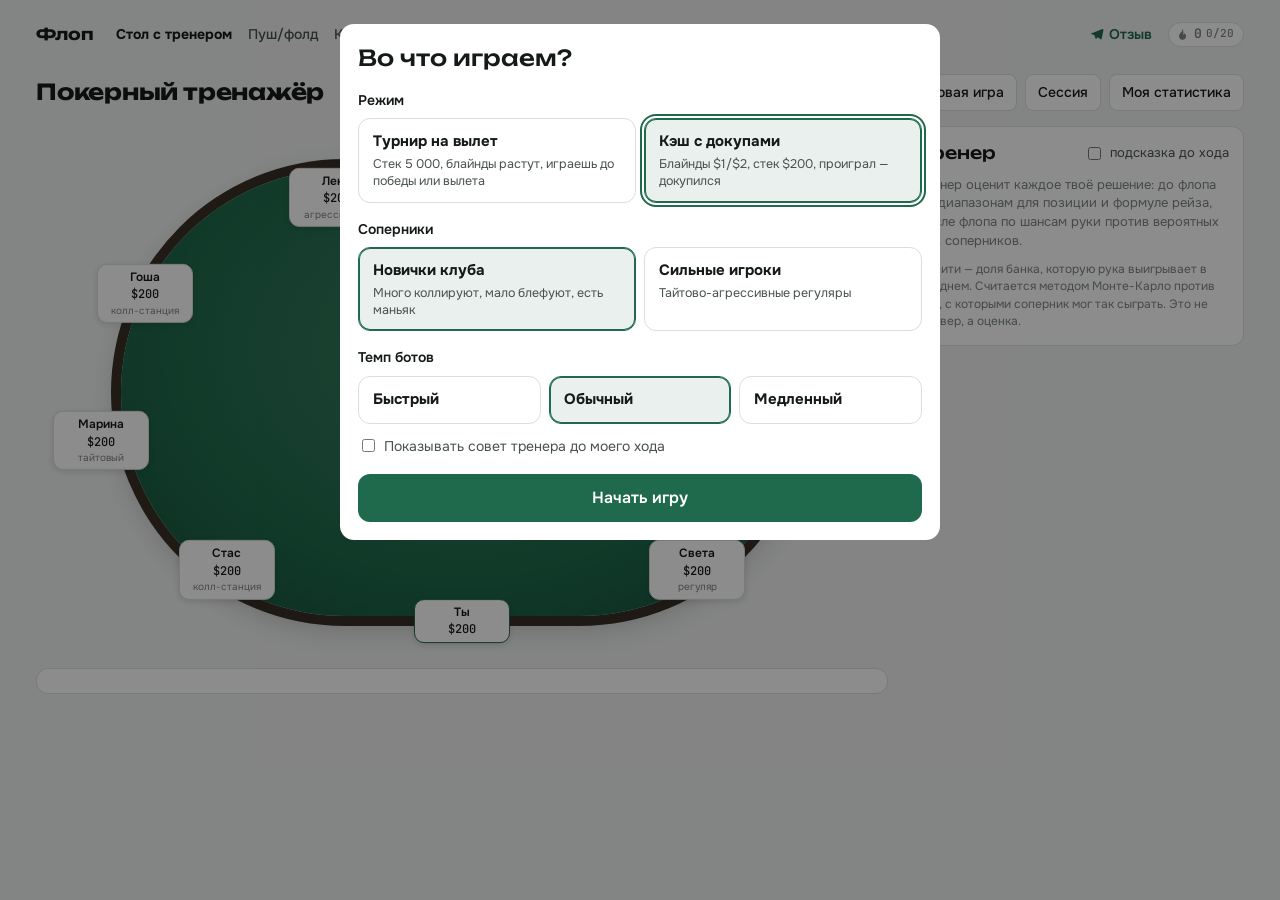
<file: play.html>
<!doctype html>
<html lang="ru">
<head>
<meta charset="utf-8">
<meta name="viewport" content="width=device-width, initial-scale=1, viewport-fit=cover">
<title>Покерный тренажёр с ботами и тренером — Флоп</title>
<meta name="description" content="Играй в техасский холдем против ботов на 9 игроков. Тренер подсказывает, где ошибся, и считает шансы. Без ставок на деньги.">
<meta property="og:type" content="website">
<meta property="og:site_name" content="Флоп">
<meta property="og:locale" content="ru_RU">
<meta property="og:title" content="Покерный тренажёр с ботами и тренером — Флоп">
<meta property="og:description" content="Играй в техасский холдем против ботов на 9 игроков. Тренер подсказывает, где ошибся, и считает шансы. Без ставок на деньги.">
<meta property="og:url" content="https://poker-trener.ru/play.html">
<meta property="og:image" content="https://poker-trener.ru/og.png">
<meta property="og:image:width" content="1200">
<meta property="og:image:height" content="630">
<meta name="twitter:card" content="summary_large_image">
<link rel="manifest" href="manifest.webmanifest">
<meta name="theme-color" content="#1f6a4c">
<link rel="apple-touch-icon" href="icon-180.png">
<meta name="apple-mobile-web-app-title" content="Флоп">
<meta name="mobile-web-app-capable" content="yes">
<meta name="apple-mobile-web-app-capable" content="yes">
<link rel="icon" href="favicon.svg" type="image/svg+xml">
<link rel="stylesheet" href="fonts.css">
<style>
/* Layout: header strip, then a two-column workspace: the felt table with the action bar under it, and the coach column beside it (stacked on phones). */
:root{
  --bg:#eef1ef; --surface:#ffffff; --ink:#141a17; --ink2:#47524d; --muted:#7a8580; --line:#d9dfdb;
  --felt:#1f6a4c; --felt-edge:#174f39; --felt-ink:#e9f4ee; --rail:#3a2f27;
  --accent:#1f6a4c; --accent-ink:#ffffff;
  --good:#1d7a4a; --ok:#b07400; --bad:#cc3f37;
  --card:#ffffff; --c-s:#1a1a1a; --c-h:#cf2f2f; --c-d:#2d64c8; --c-c:#1c8a3e;
  --display:"Unbounded","Onest",system-ui,sans-serif;
  --body:"Onest",system-ui,-apple-system,"Segoe UI",sans-serif;
  --mono:"JetBrains Mono",ui-monospace,Menlo,monospace;
}
@media (prefers-color-scheme:dark){:root:not([data-theme="light"]){
  --bg:#101412; --surface:#191e1c; --ink:#edf1ef; --ink2:#b4beb9; --muted:#85908b; --line:#2b3330;
  --felt:#1b5a41; --felt-edge:#123c2c; --felt-ink:#e4f2ea; --rail:#2a221c;
  --accent:#47b383; --accent-ink:#06140d;
  --good:#4cbb7f; --ok:#e0a63a; --bad:#ec6b63;
  --card:#f4f4f1; color-scheme:dark}}
:root[data-theme="dark"]{
  --bg:#101412; --surface:#191e1c; --ink:#edf1ef; --ink2:#b4beb9; --muted:#85908b; --line:#2b3330;
  --felt:#1b5a41; --felt-edge:#123c2c; --felt-ink:#e4f2ea; --rail:#2a221c;
  --accent:#47b383; --accent-ink:#06140d;
  --good:#4cbb7f; --ok:#e0a63a; --bad:#ec6b63;
  --card:#f4f4f1; color-scheme:dark}
*{box-sizing:border-box}
[hidden]{display:none!important}
html,body{background:var(--bg);color:var(--ink);font-family:var(--body);font-size:14px;line-height:1.45}
.app{max-width:1240px;margin:0 auto;padding-block:14px 40px;padding-left:max(16px,env(safe-area-inset-left,0px));padding-right:max(16px,env(safe-area-inset-right,0px));display:flex;flex-direction:column;gap:14px}
header{display:flex;flex-wrap:wrap;gap:10px 18px;align-items:center;justify-content:space-between}
h1{font-family:var(--display);font-weight:700;font-size:22px;margin:0;letter-spacing:-.01em}
.hstats{display:flex;gap:16px;flex-wrap:wrap;align-items:baseline}
.hstat{display:flex;flex-direction:column;gap:0}
.hstat b{font-family:var(--mono);font-size:16px;font-variant-numeric:tabular-nums}
.hstat span{font-size:11px;color:var(--muted);text-transform:uppercase;letter-spacing:.06em}
.tools{display:flex;gap:8px;flex-wrap:wrap;align-items:center}
button{font:inherit;cursor:pointer}
.btn{border:1px solid var(--line);background:var(--surface);color:var(--ink);border-radius:8px;padding:7px 12px;font-weight:500}
.btn:hover{border-color:var(--muted)}
.btn:focus-visible,select:focus-visible,input:focus-visible{outline:2px solid var(--accent);outline-offset:2px}
select{font:inherit;border:1px solid var(--line);background:var(--surface);color:var(--ink);border-radius:8px;padding:6px 8px}
.work{display:grid;grid-template-columns:minmax(0,1fr) 340px;gap:16px;align-items:start}
@media (max-width:960px){.work{grid-template-columns:1fr}}
/* table */
.tablewrap{display:flex;flex-direction:column;gap:10px;min-width:0}
.table{position:relative;width:100%;aspect-ratio:16/10;max-width:100%}
.felt{position:absolute;inset:8% 10%;border-radius:999px;background:radial-gradient(ellipse at 50% 40%,color-mix(in srgb,var(--felt) 88%,#fff) 0%,var(--felt) 60%,var(--felt-edge) 100%);box-shadow:0 0 0 10px var(--rail),0 8px 30px rgba(0,0,0,.25)}
.center{position:absolute;left:50%;top:46%;transform:translate(-50%,-50%);display:flex;flex-direction:column;align-items:center;gap:6px;color:var(--felt-ink)}
.board{display:flex;gap:5px;min-height:56px}
.pot{font-family:var(--mono);font-weight:700;font-size:15px;background:rgba(0,0,0,.28);padding:2px 10px;border-radius:99px}
.msg{font-size:12px;opacity:.9;text-align:center;max-width:260px;min-height:16px}
.seat{position:absolute;transform:translate(-50%,-50%);display:flex;flex-direction:column;align-items:center;gap:3px;width:96px;z-index:2}
.plate{background:var(--surface);border:1px solid var(--line);border-radius:10px;padding:4px 6px;width:100%;text-align:center;box-shadow:0 2px 6px rgba(0,0,0,.12)}
.plate .nm{font-weight:600;font-size:12px;white-space:nowrap;overflow:hidden;text-overflow:ellipsis}
.plate .st{font-family:var(--mono);font-size:12px;font-variant-numeric:tabular-nums}
.plate .pf{font-size:10px;color:var(--muted);white-space:nowrap;overflow:hidden;text-overflow:ellipsis}
.seat.turn .plate{border-color:var(--ok);box-shadow:0 0 0 2px var(--ok)}
.seat.folded{opacity:.45}
.seat.hero .plate{border-color:var(--accent)}
.seat .act{font-size:11px;font-weight:600;min-height:15px;color:var(--felt-ink);background:rgba(0,0,0,.35);border-radius:6px;padding:0 6px;white-space:nowrap}
.seat .act:empty{background:transparent}
.hand{display:flex;gap:2px;min-height:36px}
.posl{position:absolute;top:-8px;left:-6px;font-size:9px;font-weight:700;background:var(--ink);color:var(--bg);border-radius:4px;padding:0 4px}
.dealer{position:absolute;width:20px;height:20px;border-radius:50%;background:#fff;color:#111;font-weight:700;font-size:11px;display:flex;align-items:center;justify-content:center;transform:translate(-50%,-50%);box-shadow:0 1px 3px rgba(0,0,0,.4);z-index:1}
.chips{position:absolute;transform:translate(-50%,-50%);font-family:var(--mono);font-size:12px;font-weight:700;color:var(--felt-ink);background:rgba(0,0,0,.4);border-radius:99px;padding:1px 7px;z-index:1;white-space:nowrap}
.chips::before{content:"";display:inline-block;width:9px;height:9px;border-radius:50%;background:#e8c34a;margin-right:4px;vertical-align:-1px;box-shadow:inset 0 0 0 2px #b8902a}
.card{width:30px;height:42px;border-radius:5px;background:var(--card);display:flex;flex-direction:column;align-items:center;justify-content:center;font-family:var(--mono);font-weight:700;line-height:1;box-shadow:0 1px 3px rgba(0,0,0,.35);border:1px solid rgba(0,0,0,.12)}
.card .r{font-size:15px}.card .s{font-size:12px}
.card.big{width:40px;height:56px}.card.big .r{font-size:20px}.card.big .s{font-size:15px}
.card.back{background:repeating-linear-gradient(45deg,#9b2f2f 0 4px,#7c2323 4px 8px);border:2px solid #fff}
.card.dim{opacity:.55}
.card.win{box-shadow:0 0 0 2px #e8c34a,0 1px 3px rgba(0,0,0,.35)}
.su-s{color:var(--c-s)}.su-h{color:var(--c-h)}.su-d{color:var(--c-d)}.su-c{color:var(--c-c)}
@media (max-width:640px){
  .table{aspect-ratio:3/4}
  .felt{inset:10% 14%}
  .seat{width:74px}
  .plate{padding:3px 4px}
  .plate .nm,.plate .st{font-size:11px}
  .card{width:22px;height:31px}.card .r{font-size:11px}.card .s{font-size:9px}
  .card.big{width:32px;height:45px}.card.big .r{font-size:16px}.card.big .s{font-size:12px}
  .board{min-height:46px;gap:3px}
  .board .card{width:30px;height:42px}.board .card .r{font-size:15px}
}
/* actions */
.actions{background:var(--surface);border:1px solid var(--line);border-radius:12px;padding:12px;display:flex;flex-direction:column;gap:10px}
.arow{display:flex;gap:8px;flex-wrap:wrap}
.abtn{flex:1 1 110px;border:0;border-radius:10px;padding:12px 10px;font-weight:700;font-size:15px;background:var(--line);color:var(--ink)}
.abtn.fold{background:color-mix(in srgb,var(--bad) 16%,var(--surface));color:var(--bad)}
.abtn.call{background:color-mix(in srgb,var(--accent) 16%,var(--surface));color:var(--accent)}
.abtn.raise{background:var(--accent);color:var(--accent-ink)}
.abtn:disabled{opacity:.35;cursor:default}
.sizer{display:flex;gap:8px;align-items:center;flex-wrap:wrap}
.sizer input[type=range]{flex:1 1 160px;accent-color:var(--accent);min-width:0}
.sizer input[type=number]{width:84px;font:inherit;font-family:var(--mono);padding:6px 8px;border:1px solid var(--line);border-radius:8px;background:var(--bg);color:var(--ink)}
.presets{display:flex;gap:6px;flex-wrap:wrap}
.pre{border:1px solid var(--line);background:var(--bg);color:var(--ink);border-radius:7px;padding:5px 9px;font-size:12px;font-weight:600}
.pre.rec{border-color:var(--accent);color:var(--accent)}
.waiting{color:var(--muted);font-size:13px;text-align:center;padding:8px}
.nextrow{display:flex;gap:10px;align-items:center;justify-content:center;flex-wrap:wrap}
/* coach */
.coach{background:var(--surface);border:1px solid var(--line);border-radius:12px;padding:14px;display:flex;flex-direction:column;gap:10px;min-width:0}
.coach h2{font-family:var(--display);font-weight:500;font-size:17px;margin:0}
.fb{border-left:3px solid var(--line);padding:4px 0 4px 10px;display:flex;flex-direction:column;gap:3px}
.fb.good{border-color:var(--good)}.fb.ok{border-color:var(--ok)}.fb.bad{border-color:var(--bad)}.fb.hint{border-color:var(--accent)}
.fb .top{display:flex;gap:8px;align-items:center;flex-wrap:wrap;font-size:12px;color:var(--muted)}
.grade{font-weight:700;font-size:12px;padding:1px 7px;border-radius:99px}
.grade.good{background:color-mix(in srgb,var(--good) 15%,transparent);color:var(--good)}
.grade.ok{background:color-mix(in srgb,var(--ok) 18%,transparent);color:var(--ok)}
.grade.bad{background:color-mix(in srgb,var(--bad) 15%,transparent);color:var(--bad)}
.grade.hint{background:color-mix(in srgb,var(--accent) 15%,transparent);color:var(--accent)}
.fb .t{font-size:13.5px}
.fb .n{font-family:var(--mono);font-size:12px;color:var(--ink2)}
.empty{color:var(--muted);font-size:13px}
.result{font-weight:600}
.legend-note{font-size:12px;color:var(--muted)}
/* overlay */
.overlay{position:fixed;inset:0;background:rgba(0,0,0,.45);display:flex;align-items:flex-start;justify-content:center;padding:max(24px,env(safe-area-inset-top,0px)) max(16px,env(safe-area-inset-right,0px)) 24px max(16px,env(safe-area-inset-left,0px));z-index:20;overflow:auto}
.sheet{background:var(--surface);border-radius:14px;max-width:640px;width:100%;padding:18px;display:flex;flex-direction:column;gap:12px}
.sheet h2{font-family:var(--display);font-weight:500;font-size:19px;margin:0}
.kv{display:grid;grid-template-columns:repeat(3,minmax(0,1fr));gap:10px}
.kv div{background:var(--bg);border-radius:10px;padding:10px;display:flex;flex-direction:column}
.kv b{font-family:var(--mono);font-size:20px}
.kv span{font-size:12px;color:var(--ink2)}
@media (max-width:520px){.kv{grid-template-columns:repeat(2,minmax(0,1fr))}}
.mlist{display:flex;flex-direction:column;gap:6px;max-height:280px;overflow:auto}
.mlist div{font-size:13px;border-bottom:1px solid var(--line);padding-bottom:6px}
.toast{position:fixed;left:50%;bottom:calc(20px + env(safe-area-inset-bottom,0px));transform:translateX(-50%);background:var(--ink);color:var(--bg);padding:8px 14px;border-radius:8px;font-size:13px;z-index:30}
label.chk{display:inline-flex;gap:6px;align-items:center;font-size:13px;color:var(--ink2)}
@media (prefers-reduced-motion:no-preference){.seat .plate{transition:box-shadow .15s,border-color .15s}}
.btn .sm{display:none}
@media (max-width:640px){.btn .lg{display:none}.btn .sm{display:inline}}
.cfgsum{font-size:13px;color:var(--ink2);background:var(--bg);border:1px solid var(--line);border-radius:999px;padding:5px 12px}
a.btn{text-decoration:none;display:inline-flex;align-items:center}
.setup{max-width:600px}
.setup h2{font-size:22px!important}
.setup .lbl{font-weight:600;font-size:14px;margin:4px 0 -4px}
.opts{display:grid;grid-template-columns:1fr 1fr;gap:8px}
.opts.three{grid-template-columns:repeat(3,1fr)}
.opt{text-align:left;border:1.5px solid var(--line);background:var(--surface);color:var(--ink);border-radius:12px;padding:12px 14px;font:inherit;cursor:pointer;display:flex;flex-direction:column;gap:3px}
.opt b{font-size:15px}
.opt span{font-size:12.5px;color:var(--ink2);line-height:1.35}
.opt[aria-pressed="true"]{border-color:var(--accent);background:color-mix(in srgb,var(--accent) 10%,var(--surface));box-shadow:inset 0 0 0 1px var(--accent)}
.opt:focus-visible{outline:2px solid var(--accent);outline-offset:2px}
.go{background:var(--accent);color:var(--accent-ink);border:0;border-radius:12px;min-height:48px;font:600 16px var(--body);cursor:pointer;margin-top:6px}
@media (max-width:520px){.opts,.opts.three{grid-template-columns:1fr}}

.sitenav{display:flex;gap:6px 16px;flex-wrap:wrap;align-items:center;font-size:14px;margin:0 0 12px}
.sitenav a{color:var(--ink2);text-decoration:none;font-weight:500}
.sitenav a:hover{color:var(--ink);text-decoration:underline}
.sitenav .brand{font-family:var(--display);font-weight:700;color:var(--ink);font-size:16px;margin-right:6px}
.sitenav a[aria-current]{color:var(--ink);font-weight:700}

/* ===== phone layout ===== */
@media (max-width:640px){
  .app{padding-block:6px 24px;gap:8px}
  .sitenav{flex-wrap:nowrap;overflow-x:auto;scrollbar-width:none;margin:0;font-size:13px;gap:14px;padding-bottom:2px}
  .sitenav::-webkit-scrollbar{display:none}
  .sitenav a{white-space:nowrap}
  header h1{display:none}
  header{gap:6px 10px}
  .hstats{gap:12px;width:100%;justify-content:space-between}
  .hstat b{font-size:14px}
  .hstat span{font-size:9.5px;letter-spacing:.03em}
  .tools{width:100%;gap:6px;flex-wrap:nowrap}
  .tools .btn{flex:1 1 0;padding:7px 6px;font-size:13px;justify-content:center;text-align:center;white-space:nowrap}
  .cfgsum{display:none}
  .work{gap:10px}
  .tablewrap{gap:8px}
  .table{aspect-ratio:auto;height:min(118vw,calc(100svh - 270px));min-height:400px}
  .felt{inset:7% 12%;box-shadow:0 0 0 7px var(--rail),0 6px 20px rgba(0,0,0,.25)}
  .seat{width:70px}
  .seat .hand{min-height:0}
  .seat:not(.hero) .hand{position:absolute;top:-15px;right:-8px;z-index:3;gap:1px}
  .seat:not(.hero) .hand .card{width:17px;height:24px;border-radius:3px}
  .seat:not(.hero) .hand .card .r{font-size:10px}.seat:not(.hero) .hand .card .s{font-size:8px}
  .seat:not(.hero) .hand .card.back{border-width:1px}
  .seat.folded{opacity:1}
  .seat.folded .plate{background:color-mix(in srgb,var(--surface) 70%,var(--bg))}
  .seat.folded .plate .nm,.seat.folded .plate .st,.seat.folded .plate .pf{opacity:.5}
  .seat.folded .hand{opacity:.7}
  .plate{padding:2px 3px;border-radius:8px}
  .plate .nm{font-size:11px}.plate .st{font-size:11px}.plate .pf{font-size:9px}
  .seat .act{font-size:10px;padding:0 4px}
  .posl{font-size:8px;top:-7px;left:-5px}
  .chips{font-size:10.5px;padding:0 5px}
  .board .card{width:34px;height:47px}.board .card .r{font-size:17px}.board .card .s{font-size:12px}
  .pot{font-size:13px}
  .msg{font-size:11px;max-width:200px}
  .actions{position:sticky;bottom:0;z-index:6;padding:10px 10px calc(10px + env(safe-area-inset-bottom,0px));gap:8px;box-shadow:0 -6px 18px rgba(0,0,0,.12);border-radius:14px 14px 10px 10px}
  .abtn{padding:13px 6px;font-size:15px;flex:1 1 0}
  .presets{flex-wrap:nowrap;overflow-x:auto}
  .pre{white-space:nowrap}
  .sizer input[type=number]{width:72px}
}
</style>
<link rel="stylesheet" href="site.css">
</head>
<body>

<div class="app">
<nav class="sitenav" aria-label="Разделы"><a class="brand" href="./">Флоп</a><a href="play.html" aria-current="page">Стол с тренером</a><a href="pushfold.html">Пуш/фолд</a><a href="calc.html">Калькулятор</a><a href="outs.html">Ауты</a><a href="guide.html">Шпаргалка</a><a href="stats.html">Статистика</a></nav>
  <header>
    <h1>Покерный тренажёр</h1>
    <div class="hstats">
      <div class="hstat"><b id="hsStack">$200</b><span>стек</span></div>
      <div class="hstat"><b id="hsNet">$0</b><span id="lbNet">сессия</span></div>
      <div class="hstat"><b id="hsHands">0</b><span id="lbHands">раздач</span></div>
      <div class="hstat"><b id="hsVpip">—</b><span>вход / рейз</span></div>
    </div>
    <div class="tools">
      <span id="cfgSel" hidden><select id="selMode" aria-label="Режим"><option value="cash">Режим: кэш с докупами</option><option value="tour">Режим: турнир на вылет</option></select>
      <select id="selEvery" aria-label="Рост блайндов" hidden><option value="10">Блайнды: каждые 10 раздач</option><option value="6">Блайнды: каждые 6 раздач</option><option value="15">Блайнды: каждые 15 раздач</option></select>
      <select id="selTable" aria-label="Тип стола"><option value="club">Стол: клуб новичков</option><option value="tough">Стол: сильные игроки</option></select>
      <select id="selSpeed" aria-label="Скорость"><option value="600">Темп: обычный</option><option value="250">Темп: быстрый</option><option value="1000">Темп: медленный</option></select></span>
      <span class="cfgsum" id="cfgSum"></span>
      <button class="btn" id="btnSetup" type="button">Новая игра</button>
      <button class="btn" id="btnStats" type="button">Сессия</button>
      <a class="btn" href="stats.html"><span class="lg">Моя статистика</span><span class="sm">Статистика</span></a>
    </div>
  </header>

  <div class="work">
    <div class="tablewrap">
      <div class="table" id="table">
        <div class="felt"></div>
        <div class="center"><div class="board" id="board"></div><div class="pot" id="pot">Банк $0</div><div class="msg" id="msg"></div></div>
      </div>
      <div class="actions" id="actions"></div>
    </div>
    <aside class="coach">
      <div style="display:flex;justify-content:space-between;align-items:center;gap:8px">
        <h2>Тренер</h2>
        <label class="chk"><input type="checkbox" id="chkHint"> подсказка до хода</label>
      </div>
      <div id="coach" style="display:flex;flex-direction:column;gap:10px"><div class="empty">Тренер оценит каждое твоё решение: до флопа по диапазонам для позиции и формуле рейза, после флопа по шансам руки против вероятных рук соперников.</div></div>
      <div class="legend-note">Эквити — доля банка, которую рука выигрывает в среднем. Считается методом Монте-Карло против рук, с которыми соперник мог так сыграть. Это не солвер, а оценка.</div>
    </aside>
  </div>
</div>
<div id="overlay" class="overlay" hidden></div>
<div id="toast" class="toast" hidden></div>

<script>
'use strict';
/* ================= cards & evaluation ================= */
const RANKS='23456789TJQKA', SUITS='cdhs', SUIT_SYM={c:'♣',d:'♦',h:'♥',s:'♠'};
let BB=2, SB=1, START=200, MODE='cash';
const LEVELS=[[25,50],[50,100],[75,150],[100,200],[150,300],[200,400],[300,600],[400,800],[600,1200],[800,1600],[1000,2000],[1500,3000],[2000,4000],[3000,6000],[4000,8000],[6000,12000],[8000,16000],[10000,20000]];
const T={every:10,start:5000,level:0,hands:0};
const M=v=>MODE==='tour'?Math.round(v).toLocaleString('ru-RU'):'$'+v;
const cardStr=c=>RANKS[c>>2]+SUITS[c&3];
const rnd=Math.random;
function straightHigh(m){ for(let h=12;h>=4;h--){ if(((m>>(h-4))&31)===31) return h; } if((m&0b1000000001111)===0b1000000001111) return 3; return -1; }
function topBits(m,n,excl){ const out=[]; for(let r=12;r>=0&&out.length<n;r--) if((m>>r)&1 && !(excl&&excl.includes(r))) out.push(r); return out; }
function kick(list){ let v=0; for(let i=0;i<5;i++) v=v*13+(list[i]??0); return v; }
function evalHand(cs){
  const rc=new Array(13).fill(0), sc=[0,0,0,0], sm=[0,0,0,0]; let rm=0;
  for(const c of cs){ const r=c>>2,s=c&3; rc[r]++; sc[s]++; sm[s]|=1<<r; rm|=1<<r; }
  let fs=-1; for(let s=0;s<4;s++) if(sc[s]>=5) fs=s;
  if(fs>=0){ const sf=straightHigh(sm[fs]); if(sf>=0) return 8e6+sf; }
  let quad=-1; const trips=[],pairs=[];
  for(let r=12;r>=0;r--){ if(rc[r]===4) quad=r; else if(rc[r]===3) trips.push(r); else if(rc[r]===2) pairs.push(r); }
  if(quad>=0){ const k=topBits(rm,1,[quad]); return 7e6+quad*13+(k[0]??0); }
  if(trips.length && (trips.length>1||pairs.length)){ const p=Math.max(trips[1]??-1,pairs[0]??-1); return 6e6+trips[0]*13+p; }
  if(fs>=0) return 5e6+kick(topBits(sm[fs],5));
  const st=straightHigh(rm); if(st>=0) return 4e6+st;
  if(trips.length){ const k=topBits(rm,2,[trips[0]]); return 3e6+trips[0]*169+k[0]*13+(k[1]??0); }
  if(pairs.length>=2){ const k=topBits(rm,1,[pairs[0],pairs[1]]); return 2e6+pairs[0]*169+pairs[1]*13+(k[0]??0); }
  if(pairs.length===1){ const k=topBits(rm,3,[pairs[0]]); return 1e6+pairs[0]*2197+(k[0]??0)*169+(k[1]??0)*13+(k[2]??0); }
  return kick(topBits(rm,5));
}
const CAT_RU=['старшая карта','пара','две пары','сет / трипс','стрит','флеш','фулл-хаус','каре','стрит-флеш'];
const CAT_EN=['high card','a pair','two pair','three of a kind','a straight','a flush','a full house','four of a kind','a straight flush'];
function chen(a,b){
  const r1=a>>2,r2=b>>2,hi=Math.max(r1,r2),lo=Math.min(r1,r2);
  const val=r=>r===12?10:r===11?8:r===10?7:r===9?6:(r+2)/2;
  let s=val(hi);
  if(hi===lo) s=Math.max(5,s*2);
  else{ if((a&3)===(b&3)) s+=2; const g=hi-lo-1; s-= g===0?0:g===1?1:g===2?2:g===3?4:5; if(g<=1&&hi<10) s+=1; }
  return Math.ceil(s);
}
function handClass(a,b){
  let r1=a>>2,r2=b>>2; if(r1<r2){const t=r1;r1=r2;r2=t;}
  if(r1===r2) return RANKS[r1]+RANKS[r2];
  return RANKS[r1]+RANKS[r2]+(((a&3)===(b&3))?'s':'o');
}
const ORD='AKQJT98765432';
function expand(spec){
  const out=new Set();
  for(let t of spec.split(',')){ t=t.trim(); if(!t) continue; const plus=t.endsWith('+'); t=t.replace('+','');
    if(t.length===2 && t[0]===t[1]){ const i=ORD.indexOf(t[0]); for(const r of (plus?ORD.slice(0,i+1):t[0])) out.add(r+r); }
    else{ const a=t[0],b=t[1],s=t[2]; const ia=ORD.indexOf(a), ib=ORD.indexOf(b);
      if(plus){ for(let j=ia+1;j<=ib;j++) out.add(a+ORD[j]+s); } else out.add(t); } }
  return out;
}
const RNG={
  EP:expand('66+,ATs+,KJs+,QJs,JTs,AJo+,KQo'),
  MP:expand('44+,A8s+,KTs+,QTs+,JTs,T9s,ATo+,KJo+'),
  LATE:expand('22+,A2s+,K9s+,Q9s+,J9s+,T9s,98s,87s,76s,A9o+,KTo+,QTo+,JTo'),
  BTN:expand('22+,A2s+,K5s+,Q8s+,J8s+,T8s+,97s+,86s+,76s,65s,A5o+,K9o+,Q9o+,J9o+,T9o'),
  SBSTEAL:expand('22+,A2s+,K2s+,Q5s+,J7s+,T7s+,97s+,86s+,75s+,65s,54s,A2o+,K8o+,Q9o+,J9o+,T9o'),
  SBCOMPLETE:expand('22+,A2s+,K9s+,Q9s+,J9s+,T8s+,97s+,86s+,75s+,65s,54s'),
  BBRAISE:expand('TT+,AQs+,AQo+,KQs'),
  THREE_EP:expand('QQ+,AKs,AKo'),
  THREE_LATE:expand('JJ+,AQs+,AQo+'),
  CALL_EP:expand('JJ,TT,99,88,77,66,55,44,33,22,AQs'),
  CALL_MP:expand('JJ,TT,99,88,77,66,55,44,33,22,AQs,AJs,KQs,AQo'),
  CALL_LATE:expand('TT,99,88,77,66,55,44,33,22,AJs,ATs,KQs,KJs,QJs,JTs,T9s,AQo'),
  BBDEF:expand('22+,A2s+,A9o+,K9s+,KTo+,Q9s+,QTo+,J9s+,JTo,T8s+,97s+,86s+,76s,65s'),
  SBCALL:expand('99,88,77,66,55,44,33,22'),
  CONT4:expand('QQ+,AKs,AKo'),
  CONT4W:expand('TT+,AQs+,AQo+'),
  HU_SB:expand('22+,A2s+,A2o+,K2s+,K2o+,Q2s+,Q4o+,J3s+,J6o+,T5s+,T7o+,95s+,97o+,85s+,87o,74s+,76o,64s+,53s+,43s'),
  HU_BB:expand('22+,A2s+,A2o+,K2s+,K5o+,Q2s+,Q8o+,J5s+,J8o+,T6s+,T8o+,96s+,98o,85s+,75s+,64s+,54s'),
  HU_3B:expand('88+,A9s+,ATo+,KTs+,KQo'),
  CALLPUSH15:expand('99+,AQs+,AQo+'),
  CALLPUSH10:expand('66+,ATs+,ATo+,KQs'),
};
const PUSH={
  b15:{EP:expand('77+,AJs+,AJo+,KQs,KQo'),MP:expand('55+,ATs+,ATo+,KJs+,KQo'),LATE:expand('22+,A2s+,A7o+,K9s+,KTo+,QTs+,JTs'),BTN:expand('22+,A2s+,A2o+,K8s+,K9o+,Q9s+,QTo+,J9s+,JTo,T9s,98s')},
  b10:{EP:expand('55+,ATs+,ATo+,KJs+,KQo'),MP:expand('33+,A8s+,A9o+,KTs+,KJo+,QJs'),LATE:expand('22+,A2s+,A2o+,K7s+,K9o+,Q9s+,QTo+,J9s+,JTo,T9s'),BTN:expand('22+,A2s+,A2o+,K2s+,K7o+,Q8s+,Q9o+,J8s+,J9o+,T8s+,T9o,97s+,87s,76s')},
  b5:{EP:expand('22+,A2s+,A2o+,K9s+,KTo+,QTs+,JTs'),MP:expand('22+,A2s+,A2o+,K2s+,K7o+,Q8s+,Q9o+,J8s+,J9o+,T8s+,T9o,97s+,87s,76s'),LATE:expand('22+,A2s+,A2o+,K2s+,K2o+,Q2s+,Q5o+,J4s+,J7o+,T6s+,T8o+,96s+,98o,85s+,75s+,64s+,54s'),BTN:expand('22+,A2s+,A2o+,K2s+,K2o+,Q2s+,Q5o+,J4s+,J7o+,T6s+,T8o+,96s+,98o,85s+,75s+,64s+,54s')},
};
const GROUP={UTG:'EP',UTG1:'EP',MP:'MP',LJ:'MP',HJ:'LATE',CO:'LATE',BTN:'BTN',SB:'LATE',BB:null};
const LOOSER={EP:'MP',MP:'LATE',LATE:'BTN',BTN:'BTN'};
const GROUP_RU={EP:'ранней позиции',MP:'средней позиции',LATE:'поздней позиции',BTN:'баттона'};

/* draws & hand description */
function describe(hole,board){
  const all=[...hole,...board], sc=evalHand(all), cat=Math.floor(sc/1e6);
  const bsc=board.length>=5?evalHand(board):-1;
  const boardRanks=board.map(c=>c>>2).sort((a,b)=>b-a), top=boardRanks[0];
  const h1=hole[0]>>2,h2=hole[1]>>2;
  let label=CAT_RU[cat];
  if(cat===1){
    const pr = (()=>{ const rc={}; all.forEach(c=>rc[c>>2]=(rc[c>>2]||0)+1); return +Object.keys(rc).find(r=>rc[r]===2); })();
    if(h1===h2 && h1>top) label='оверпара';
    else if(h1===h2) label='карманная пара ниже стола';
    else if(pr===top && (h1===pr||h2===pr)){ const k=h1===pr?h2:h1; label = k>=10||k===12?'топ-пара, хороший кикер':'топ-пара, слабый кикер'; }
    else if(h1===pr||h2===pr) label = pr===boardRanks[1]?'средняя пара':'слабая пара';
    else label='пара на столе (не твоя)';
  }
  if(cat===2){ if(!(hole.some(c=>board.filter(b=>(b>>2)===(c>>2)).length>=1))) label='две пары на столе'; }
  if(cat===3){ label = h1===h2 && board.some(b=>(b>>2)===h1) ? 'сет' : 'трипс'; }
  if(bsc>=0 && sc===bsc) label+=' (вся комбинация на столе)';
  let draws=[];
  if(board.length<5 && cat<4){
    for(let s=0;s<4;s++){ const n=all.filter(c=>(c&3)===s).length; if(n===4 && hole.some(c=>(c&3)===s)) draws.push('флеш-дро'); }
    let m=0; all.forEach(c=>m|=1<<(c>>2)); const cur=straightHigh(m); let outs=0;
    let hm=0; hole.forEach(c=>hm|=1<<(c>>2));
    for(let r=0;r<13;r++){ if((m>>r)&1) continue; const nm=m|(1<<r); const h=straightHigh(nm); if(h>cur){ // must use a hole card
        let bm=0; board.forEach(c=>bm|=1<<(c>>2)); if(straightHigh(bm|(1<<r))<h) outs++; } }
    if(outs>=2) draws.push('открытое стрит-дро'); else if(outs===1) draws.push('гатшот');
  }
  return {cat,label,draws,score:sc};
}

/* Monte Carlo equity: opps = [{minChen, aggr}] */
function equity(hole,board,opps,iters){
  const known=new Set([...hole,...board]); let win=0;
  const deckBase=[]; for(let c=0;c<52;c++) if(!known.has(c)) deckBase.push(c);
  for(let it=0;it<iters;it++){
    const deck=deckBase.slice(); let n=deck.length;
    const draw=()=>{ const i=(rnd()*n)|0; const c=deck[i]; deck[i]=deck[--n]; return c; };
    const oh=[];
    for(const o of opps){
      let a,b,tries=0;
      while(true){
        const i=(rnd()*n)|0, j0=(rnd()*(n-1))|0, j=j0>=i?j0+1:j0; a=deck[i]; b=deck[j];
        tries++;
        if(tries>40) break;
        if(chen(a,b)<o.minChen) continue;
        if(o.aggr && board.length>=3){ const d=describe([a,b],board); const realPair = d.cat>=2 || (d.cat===1 && !d.label.startsWith('пара на столе')); if(!(realPair||d.draws.length) && rnd()>(o.strict?0.08:0.25)) continue; }
        break;
      }
      // remove a,b
      for(const c of [a,b]){ const k=deck.indexOf(c); if(k>=0&&k<n){ deck[k]=deck[--n]; } }
      oh.push([a,b]);
    }
    const bd=board.slice(); while(bd.length<5) bd.push(draw());
    const hs=evalHand([...hole,...bd]); let best=true, ties=0;
    for(const h of oh){ const s=evalHand([...h,...bd]); if(s>hs){best=false;break;} if(s===hs) ties++; }
    if(best) win+= 1/(ties+1);
  }
  return win/iters;
}

/* ================= players & table ================= */
const PROFILES={
  station:{ru:'колл-станция',open:5,limp:0.75,call:4,three:12,cs:0.75,bluff:0.03,aggr:0.25},
  rock:{ru:'тайтовый',open:9,limp:0.1,call:8,three:11,cs:1.25,bluff:0.04,aggr:0.5},
  lag:{ru:'агрессивный',open:5,limp:0.05,call:6,three:9,cs:0.95,bluff:0.2,aggr:0.8},
  maniac:{ru:'маньяк',open:3,limp:0,call:3,three:7,cs:0.75,bluff:0.35,aggr:1},
  reg:{ru:'регуляр',open:7,limp:0,call:7,three:10,cs:1.0,bluff:0.12,aggr:0.65},
};
const TABLES={club:['station','rock','station','lag','station','maniac','rock','reg'],tough:['reg','lag','reg','rock','reg','lag','reg','reg']};
const NAMES=['Стас','Марина','Гоша','Лена','Вадим','Оксана','Тимур','Света'];
const POS9=['SB','BB','UTG','UTG1','MP','LJ','HJ','CO','BTN'];
const G={players:[],button:0,board:[],deck:[],street:'pre',currentBet:0,minRaise:BB,raises:0,handNo:0,log:[],running:false,feedback:[],heroWait:null,lastResult:null,pending:null};
const S={mtypes:{},hands:0,vpip:0,pfr:0,limps:0,buyins:1,grades:{good:0,ok:0,bad:0},mistakes:[],net:0,sessionId:null,histories:[]};
let speed=600, testMode=!!window.__AUTOTEST;

function newTable(kind){
  G.players=[{name:'Hero',ru:'Ты',isHero:true,prof:null,stack:START}];
  TABLES[kind].forEach((p,i)=>G.players.push({name:NAMES[i],ru:NAMES[i],isHero:false,prof:p,stack:START}));
  G.players.forEach((p,i)=>{p.seat=i;p.cards=[];p.folded=true;p.bet=0;p.total=0;p.allin=false;p.act='';});
  G.button=(Math.random()*9)|0; G.totalIn=9*START;
}
const hero=()=>G.players[0];
const next=i=>(i+1)%9;
function posOf(i){ return (G.posMap&&G.posMap[i])||''; }
const alive=()=>G.players.filter(p=>!p.out);
function nextActive(i){ for(let k=1;k<=9;k++){ const j=(i+k)%9; if(!G.players[j].out) return j; } return i; }
const potTotal=()=>G.players.reduce((s,p)=>s+p.total,0);
const live=()=>G.players.filter(p=>!p.folded);
const canAct=p=>!p.folded&&!p.allin;

/* ================= logging ================= */
function ts(){ const d=new Date(),z=n=>String(n).padStart(2,'0'); return `${d.getFullYear()}/${z(d.getMonth()+1)}/${z(d.getDate())} ${z(d.getHours())}:${z(d.getMinutes())}:${z(d.getSeconds())}`; }
const L=s=>G.log.push(s);
const cs=a=>a.map(cardStr).join(' ');

/* ================= hand flow ================= */
const sleep=ms=>new Promise(r=>setTimeout(r,testMode?0:ms));
async function playHand(){
  G.running=true; G.feedback=[]; G.nudged=new Set(); G.lastResult=null; renderCoach(); if(!testMode) $('actions').innerHTML='<div class="waiting">Раздача…</div>';
  // rebuys
  if(G.newGamePending){ G.newGamePending=false; newGame(); }
  if(MODE==='tour'){ const lv=Math.min(Math.floor(T.hands/T.every),LEVELS.length-1); if(lv!==T.level){ T.level=lv; toast(`Блайнды выросли: ${M(LEVELS[lv][0])}/${M(LEVELS[lv][1])}`); } [SB,BB]=LEVELS[T.level]; T.hands++; }
  if(MODE==='cash') for(const p of G.players){ if(p.stack<=0){ p.stack=START; G.totalIn+=START; p.rebuys=(p.rebuys||0)+1; if(p.isHero){ S.buyins++; toast('Стек закончился — докупился на $200'); } } }
  G.button=nextActive(G.button); G.handNo++;
  const id = Date.now().toString().slice(-9);
  G.log=[]; L(`PokerStars Game #${id}:  Hold'em No Limit ($${SB}/$${BB} USD) - ${ts()} ET${MODE==='tour'?` [tournament level ${T.level+1}]`:''}`); L(`Table 'Тренажёр' 9-max Seat #${G.button+1} is the button`);
  G.players.forEach(p=>{ p.cards=[]; if(p.out){ p.folded=true;p.bet=0;p.total=0;p.allin=false;p.act='';p.pre=null;p.handStart=0; return; } p.folded=false;p.bet=0;p.total=0;p.allin=false;p.act='';p.pre=null;p.postAggr=false;p.eq=null; p.handStart=p.stack; p.postCalls=0; L(`Seat ${p.seat+1}: ${p.name} ($${p.stack} in chips)`); });
  G.deck=[...Array(52).keys()]; for(let i=51;i>0;i--){const j=(rnd()*(i+1))|0;[G.deck[i],G.deck[j]]=[G.deck[j],G.deck[i]];}
  G.board=[]; G.street='pre'; G.preAggr=null;
  const nAct=alive().length;
  const sbI= nAct===2 ? G.button : nextActive(G.button), bbI=nextActive(sbI);
  { const order=[sbI]; let j=nextActive(sbI); while(j!==sbI){ order.push(j); j=nextActive(j); }
    const names = nAct===2?['SB','BB']:['SB','BB',...['UTG','UTG1','MP','LJ','HJ','CO','BTN'].slice(9-nAct)];
    G.posMap={}; order.forEach((s,k)=>G.posMap[s]=names[k]); }
  post(G.players[sbI],SB,'small'); post(G.players[bbI],BB,'big');
  G.currentBet=BB; G.minRaise=BB; G.raises=0;
  L('*** HOLE CARDS ***');
  for(let k=0;k<2;k++) for(let i=0;i<9;i++){ const q=G.players[(sbI+i)%9]; if(!q.out) q.cards.push(G.deck.pop()); }
  L(`Dealt to ${hero().name} [${cs(hero().cards)}]`);
  G.heroVpip=false; G.heroPfr=false; G.heroLimp=false;
  render(); await sleep(speed*0.6);
  const streets=[['pre',0],['flop',3],['turn',1],['river',1]];
  for(const [st,n] of streets){
    if(st!=='pre'){
      G.street=st; G.players.forEach(p=>{p.bet=0; p.act=p.folded?'':p.allin?'олл-ин':'';}); G.currentBet=0; G.minRaise=BB; G.raises=0;
      for(let k=0;k<n;k++) G.board.push(G.deck.pop());
      const label=st==='flop'?'FLOP':st==='turn'?'TURN':'RIVER';
      L(st==='flop'?`*** FLOP *** [${cs(G.board)}]`:`*** ${label} *** [${cs(G.board.slice(0,-1))}] [${cardStr(G.board[G.board.length-1])}]`);
      render(); await sleep(speed*0.8);
    }
    if(live().length>1 && G.players.filter(canAct).length>1 || (st==='pre')) await bettingRound(st==='pre'?nextActive(bbI):nextActive(G.button));
    returnUncalled();
    if(live().length===1) break;
    if(G.players.filter(canAct).length<=1){ // run out
      while(G.board.length<5){ const st2=G.board.length===0?'flop':G.board.length===3?'turn':'river'; const k=st2==='flop'?3:1; for(let j=0;j<k;j++) G.board.push(G.deck.pop());
        L(st2==='flop'?`*** FLOP *** [${cs(G.board)}]`:`*** ${st2.toUpperCase()} *** [${cs(G.board.slice(0,-1))}] [${cardStr(G.board[G.board.length-1])}]`); G.street=st2; render(); await sleep(speed); }
      break;
    }
  }
  await finishHand();
}
function post(p,amt,kind){ const a=Math.min(amt,p.stack); p.stack-=a; p.bet+=a; p.total+=a; if(p.stack===0)p.allin=true; L(`${p.name}: posts ${kind} blind $${a}`); p.act=kind==='small'?'МБ':'ББ'; }

async function bettingRound(start){
  let needs=new Set(G.players.filter(canAct).map(p=>p.seat));
  let i=start, guard=0;
  while(needs.size && live().length>1 && guard++<200){
    const p=G.players[i];
    if(needs.has(p.seat)){
      if(G.players.filter(canAct).length===1 && p.bet>=G.currentBet){ needs.delete(p.seat); i=next(i); continue; }
      G.turn=p.seat; render();
      const a = p.isHero && !testMode ? await heroAct() : await botAct(p);
      if(p.isHero && testMode){ try{ gradeAction(adviseNow(),a); }catch(e){ (window.__ERR=window.__ERR||[]).push(String(e&&e.stack||e)); } }
      const raised = apply(p,a);
      needs.delete(p.seat);
      if(raised) needs=new Set(G.players.filter(q=>canAct(q)&&q.seat!==p.seat).map(q=>q.seat));
      G.turn=null; render();
    }
    i=next(i);
  }
}
function apply(p,a){
  const toCall=G.currentBet-p.bet; let raised=false;
  if(a.type==='fold'){ p.folded=true; p.act='фолд'; L(`${p.name}: folds`); }
  else if(a.type==='check'){ p.act='чек'; L(`${p.name}: checks`); }
  else if(a.type==='call'){ if(G.street!=='pre') p.postCalls=(p.postCalls||0)+1; const amt=Math.min(toCall,p.stack); p.stack-=amt;p.bet+=amt;p.total+=amt; if(p.stack===0)p.allin=true; p.act=p.allin?`олл-ин ${M(p.bet)}`:`колл ${M(p.bet)}`; L(`${p.name}: calls $${amt}${p.allin?' and is all-in':''}`); }
  else if(a.type==='raise'){
    let to=Math.min(a.to,p.bet+p.stack); const minTo=G.currentBet+G.minRaise;
    if(to<minTo && to<p.bet+p.stack) to=Math.min(minTo,p.bet+p.stack);
    if(to<=G.currentBet){ return apply(p,{type:'call'}); }
    const amt=to-p.bet; const wasBet=G.currentBet===0;
    p.stack-=amt; p.bet=to; p.total+=amt; if(p.stack===0)p.allin=true;
    if(to-G.currentBet>=G.minRaise) G.minRaise=to-G.currentBet;
    const by=to-G.currentBet; G.currentBet=to; G.raises++; raised=true;
    if(G.street==='pre') G.preAggr=p.seat; else p.postAggr=true;
    p.act=(p.allin?'олл-ин ':wasBet?'ставка ':'рейз ')+M(to);
    L(wasBet?`${p.name}: bets $${amt}${p.allin?' and is all-in':''}`:`${p.name}: raises $${by} to $${to}${p.allin?' and is all-in':''}`);
  }
  if(G.street==='pre' && a.type!=='fold'){
    if(a.type==='raise') p.pre = G.raises>=2?'3bet':'raise';
    else if(a.type==='call') p.pre = G.raises>=1?'call':(posOf(p.seat)==='SB'?'complete':'limp');
    else if(a.type==='check') p.pre='check';
  }
  if(p.isHero && G.street==='pre'){ if(a.type==='call'||a.type==='raise') G.heroVpip=true; if(a.type==='raise') G.heroPfr=true; if(a.type==='call'&&G.raises===0&&posOf(0)!=='BB') G.heroLimp=true; }
  return raised;
}
function returnUncalled(){
  const bets=G.players.map(p=>p.bet).sort((a,b)=>b-a);
  if(bets[0]>bets[1]){ const p=G.players.find(q=>q.bet===bets[0]); const d=bets[0]-bets[1]; p.stack+=d; p.bet-=d; p.total-=d; if(p.stack>0)p.allin=false; L(`Uncalled bet ($${d}) returned to ${p.name}`); }
}
async function finishHand(){
  G.turn=null;
  const contenders=live(); const pot=potTotal(); const won=new Map();
  let showdown=false;
  if(contenders.length===1){ const w=contenders[0]; w.stack+=pot; won.set(w.seat,pot); L(`${w.name} collected $${pot} from pot`); }
  else{
    showdown=true; L('*** SHOW DOWN ***');
    const sc=new Map(); contenders.forEach(p=>{ const s=evalHand([...p.cards,...G.board]); sc.set(p.seat,s); L(`${p.name}: shows [${cs(p.cards)}] (${CAT_EN[Math.floor(s/1e6)]})`); });
    const levels=[...new Set(G.players.map(p=>p.total).filter(t=>t>0))].sort((a,b)=>a-b);
    let prev=0, k=0;
    for(const lv of levels){
      const layer=G.players.reduce((s,p)=>s+Math.min(p.total,lv)-Math.min(p.total,prev),0);
      let elig=contenders.filter(p=>p.total>=lv); if(!elig.length) elig=contenders;
      const best=Math.max(...elig.map(p=>sc.get(p.seat))); const ws=elig.filter(p=>sc.get(p.seat)===best);
      let share=Math.floor(layer/ws.length), rem=layer-share*ws.length;
      ws.forEach((w,j)=>{ const amt=share+(j<rem?1:0); w.stack+=amt; won.set(w.seat,(won.get(w.seat)||0)+amt); });
      prev=lv; k++;
    }
    for(const [seat,amt] of won) L(`${G.players[seat].name} collected $${amt} from pot`);
  }
  L('*** SUMMARY ***'); L(`Total pot $${pot} | Rake $0`); L(`Board [${cs(G.board)}]`);
  G.players.forEach(p=>{ const pos=posOf(p.seat); const tag=pos==='BTN'?' (button)':pos==='SB'?' (small blind)':pos==='BB'?' (big blind)':''; const w=won.get(p.seat);
    L(`Seat ${p.seat+1}: ${p.name}${tag} [${cs(p.cards)}] ${w?`collected ($${w})`:p.folded?'folded':'lost'}`); });
  G.feedback.filter(f=>f.grade!=='hint').forEach(f=>L(`Coach (${f.street}, ${f.gradeRu}): ${f.text.replace(/\n/g,' ')}`));
  if(MODE==='tour'){
    const busted=G.players.filter(p=>!p.out&&p.stack<=0).sort((a,b)=>a.handStart-b.handStart);
    let remaining=alive().length;
    for(const p of busted){ p.out=true; p.place=remaining--; p.act='выбыл'; L(`${p.name} finished the tournament in ${p.place} place`); }
    if(hero().out) G.over={place:hero().place};
    else if(alive().length===1) { hero().place=1; G.over={place:1}; L(`Hero wins the tournament`); }
    if(G.over){ S.place=G.over.place; try{ const ts=JSON.parse(localStorage.getItem('pt_tours')||'[]'); ts.unshift({date:new Date().toISOString().slice(0,10),place:G.over.place,hands:T.hands}); localStorage.setItem('pt_tours',JSON.stringify(ts.slice(0,30))); }catch(e){} }
  }
  const h=hero(); const net=h.stack-h.handStart;
  G.lastResult={net,showdown,winners:[...won.keys()],won};
  // stats
  S.hands++; if(G.heroVpip)S.vpip++; if(G.heroPfr)S.pfr++; if(G.heroLimp)S.limps++;
  S.net = MODE==='tour' ? h.stack-START : h.stack - S.buyins*START;
  G.feedback.forEach(f=>{ if(f.grade in S.grades){ S.grades[f.grade]++; if(f.grade==='bad') S.mistakes.unshift({hand:S.hands,cards:cs(h.cards),street:f.street,text:f.text}); } });
  S.mistakes=S.mistakes.slice(0,40);
  S.histories.push(G.log.join('\n'));
  recordHand(h,net,showdown);
  G.running=false; G.showAll=true;
  render(); renderCoach(); saveAll();
  if(testMode){ const sum=G.players.reduce((s,p)=>s+p.stack,0); if(sum!==G.totalIn) (window.__ERR=window.__ERR||[]).push('chips '+sum+' vs '+G.totalIn+'\n'+G.log.join('\n')); G.showAll=false; return; }
  await waitNext();
  G.showAll=false;
}

/* ================= bots ================= */
function botAct(p){ return new Promise(res=>{ setTimeout(()=>res(botDecide(p)), testMode?0:speed*(0.6+rnd()*0.8)); }); }
function raiseTo(p,to){ to=Math.round(to); if(to>=p.stack+p.bet || to>(p.stack+p.bet)*0.6) to=p.stack+p.bet; return {type:'raise',to}; }
function botDecide(p){
  const pr=PROFILES[p.prof]||PROFILES.reg; const toCall=G.currentBet-p.bet;
  if(G.street==='pre'){
    const pos=posOf(p.seat); const c=chen(p.cards[0],p.cards[1])+(rnd()*2-1);
    const nA=alive().length; const adj={UTG:2,UTG1:2,MP:1,LJ:1,HJ:0,CO:-0.5,BTN:-1.5,SB:-0.5,BB:0}[pos] - (nA===2?3:nA<=4?1.5:nA<=6?0.5:0);
    const limpers=G.players.filter(q=>q.pre==='limp'||q.pre==='complete').length;
    const bbs=(p.stack+p.bet)/BB, shove={type:'raise',to:p.stack+p.bet};
    if(bbs<=12){
      const pt={maniac:3,lag:5,station:7,reg:6,rock:8}[p.prof]??6;
      if(G.raises===0){ if(c>=pt+adj-(bbs<6?3:0)) return shove; return toCall===0?{type:'check'}:{type:'fold'}; }
      const th2=(toCall<=p.stack*0.35?8:10)-(p.prof==='maniac'?3:p.prof==='station'?1:0);
      if(c>=th2) return toCall>=p.stack?{type:'call'}:shove; return {type:'fold'};
    }
    const shortShove=G.players.some(q=>q.allin&&q.bet===G.currentBet&&q!==p) && toCall<=15*BB;
    if(G.raises>=1 && shortShove) return c>=Math.min(pr.call+2,9)?{type:'call'}:{type:'fold'};
    if(G.raises===0){
      if(toCall===0){ if(c>=pr.open+4 && rnd()<pr.aggr) return raiseTo(p,(4+limpers)*BB); return {type:'check'}; }
      const th=pr.open+adj;
      if(c>=th){ if(rnd()<pr.limp && c<th+4) return {type:'call'}; return raiseTo(p,(3+limpers+(rnd()<0.4?1:0))*BB); }
      if(limpers>0 && c>=th-2 && rnd()<pr.limp) return {type:'call'};
      if(pos==='SB' && limpers>0 && c>=th-3 && rnd()<pr.limp) return {type:'call'};
      return {type:'fold'};
    }
    const rBB=G.currentBet/BB;
    if(G.raises===1){
      const pen=Math.max(0,rBB-3)*0.5;
      if(c>=pr.three) return raiseTo(p,G.currentBet*3);
      if(c>=pr.call+pen + (pos==='BB'?-1:0)) return {type:'call'};
      return {type:'fold'};
    }
    if(c>=14) return raiseTo(p,G.currentBet*2.5);
    if(c>=Math.max(10,pr.call+4) || (toCall<=p.stack*0.1 && c>=pr.call+2)) return {type:'call'};
    return toCall===0?{type:'check'}:{type:'fold'};
  }
  // postflop
  const opps=live().filter(q=>q!==p).length;
  if(p.eqStreet!==G.street){ p.eq=equity(p.cards,G.board,Array.from({length:Math.min(opps,4)},()=>({minChen:-10,aggr:false})),testMode?60:160); p.eqStreet=G.street; }
  const eq=p.eq, pot=potTotal();
  if(toCall===0){
    if(eq>0.62 && rnd()<0.85) return raiseTo(p,pot*(p.prof==='maniac'?0.9:0.5+rnd()*0.25));
    if(G.preAggr===p.seat && G.street==='flop' && rnd()<pr.aggr*0.7) return raiseTo(p,pot*(0.4+rnd()*0.2));
    if(rnd()<pr.bluff) return raiseTo(p,pot*0.5);
    return {type:'check'};
  }
  const need=toCall/(pot+toCall);
  const key=G.street+'|'+G.currentBet;
  if(p.eqKey!==key){ let ms=oppModels(p.seat); ms.sort((a,b)=>(b.bettor?1:0)-(a.bettor?1:0)); p.eqFace=equity(p.cards,G.board,ms.slice(0,3),testMode?50:110); p.eqKey=key; }
  const eqF = p.eqFace - (toCall>pot*0.7?0.04:0);
  const dsc=describe(p.cards,G.board), noPair = dsc.cat===0 || (dsc.cat===1 && dsc.label.startsWith('пара на столе'));
  if(G.street==='river' && noPair && toCall>pot*0.3 && rnd()>0.04) return {type:'fold'};
  if(eqF>0.72 && rnd()<pr.aggr) return raiseTo(p,G.currentBet*(2.5+rnd()*0.5)+pot*0.1);
  if(eqF>=need*pr.cs) return {type:'call'};
  if(rnd()<pr.bluff*0.3 && G.street!=='river') return raiseTo(p,G.currentBet*2.5);
  return {type:'fold'};
}

/* ================= coach ================= */
function oppModels(selfSeat=0){
  return live().filter(p=>p.seat!==selfSeat).map(p=>{
    let mc={'3bet':10,raise:8,call:5,limp:3,complete:2,check:-10}[p.pre]??-10;
    if(p.prof==='maniac') mc=Math.min(mc,{'3bet':6,raise:3}[p.pre]??mc);
    else if(p.prof==='lag') mc=Math.min(mc,{'3bet':8,raise:6}[p.pre]??mc);
    else if(p.prof==='station' && p.pre==='call') mc=3;
    const loose=p.prof==='maniac'||p.prof==='lag';
    const passiveBettor=(p.prof==='station'||p.prof==='rock')&&p.postAggr;
    return {minChen:mc,aggr:p.postAggr||p.postCalls>0,strict:passiveBettor||(!loose&&(p.postCalls>=2||(p.postAggr&&(G.street==='river'||G.raises>=2)))),seat:p.seat,bettor:p.bet===G.currentBet&&G.currentBet>0};
  });
}
function sizeNote(x,target){
  if(x<target*0.75) return {g:'ok',t:`Размер маловат: по формуле нужно ${M(target)}. Маленький рейз пускает в банк лишних соперников.`};
  if(x>target*1.6 && x>target+6) return {g:'ok',t:`Слишком крупно: по формуле ${M(target)}. Огромный рейз выбивает слабые руки, и ты выигрываешь только блайнды.`};
  return {g:'good',t:''};
}
function preAdvice(){
  const h=hero(), cls=handClass(h.cards[0],h.cards[1]), pos=posOf(0);
  const limpers=G.players.filter(q=>q.pre==='limp'||q.pre==='complete').length;
  const oop=pos==='SB'||pos==='BB';
  const ctx={cls,pos,limpers};
  const others=live().filter(q=>q!==h); const effS=Math.min(h.stack+h.bet, Math.max(0,...others.map(q=>q.stack+q.bet))); const ebb=effS/BB;
  const shover=G.raises>=1 && G.preAggr!=null && G.players[G.preAggr].allin ? G.players[G.preAggr] : null;
  if(shover && !G.players.some(q=>q!==shover&&q!==h&&!q.folded&&q.bet>BB&&!q.allin)){
    const sbb=(shover.total)/BB; let mc=sbb<=6?1:sbb<=10?3:sbb<=15?5:7; if(shover.prof==='maniac'||shover.prof==='lag') mc-=2; if(G.raises>=2) mc+=3;
    const eqv=equity(h.cards,[], [{minChen:mc,aggr:false}], testMode?80:900);
    const toCall=Math.min(G.currentBet-h.bet,h.stack), pot=potTotal(), need=toCall/(pot+toCall);
    const ok=eqv>=need;
    return {...ctx,kind:'callshove',eq:eqv,need,rec:ok?'call':'fold',cont:ok,text:`Олл-ин соперника на ${sbb.toFixed(1)} ББ. Против его вероятного диапазона у ${cls} ~${pct(eqv)}, а колл требует ${pct(need)} (платишь ${M(toCall)} в банк ${M(pot)}). ${ok?'Колл.':'Фолд.'}`};
  }
  if(ebb<=15){
    const bucket=ebb<=6?'b5':ebb<=10?'b10':'b15'; const bl={b5:'меньше 6 ББ',b10:'6–10 ББ',b15:'10–15 ББ'}[bucket];
    if(G.raises===0){
      const gp=(pos==='SB'||pos==='BTN')?'BTN':pos==='BB'?'LATE':GROUP[pos]; const inP=PUSH[bucket][gp].has(cls);
      const looser=bucket!=='b5' && PUSH[bucket==='b15'?'b10':'b5'][gp].has(cls);
      return {...ctx,kind:'push',ebb,inP,looser,rec:inP?'allin':(pos==='BB'?'check':'fold'),text:inP?`Эффективный стек ${ebb.toFixed(1)} ББ (${bl}): ${cls} в таблице олл-ина для ${pos} — олл-ин.`:`Стек ${ebb.toFixed(1)} ББ: ${cls} не входит в таблицу олл-ина для ${pos} — ${pos==='BB'?'чек':'фолд'}.`};
    }
    const cs=(ebb<=10?RNG.CALLPUSH10:RNG.CALLPUSH15).has(cls);
    return {...ctx,kind:'callpush',ebb,cont:cs,rec:cs?'allin':'fold',text:cs?`Стек ${ebb.toFixed(1)} ББ, против рейза или олл-ина: ${cls} достаточно сильна — олл-ин или колл.`:`Стек ${ebb.toFixed(1)} ББ: против рейза ${cls} слабовата, фолд. Колл олл-ина требует руки сильнее, чем свой олл-ин.`};
  }
  if(G.raises===0){
    if(pos==='BB'){
      const strong=RNG.BBRAISE.has(cls), t=(3+limpers)*BB+BB;
      return {...ctx,kind:'bb',rec:strong?'raise':'check',target:t,text:strong?`${cls} — сильная рука на ББ: рейз до ~${M(t)} (3 ББ + 1 ББ за лимпера + 1 ББ без позиции).`:`${cls} на ББ без рейза: просто чек, флоп бесплатно.`};
    }
    if(pos==='SB' && limpers===0){
      const hu=alive().length===2; const ok=(hu?RNG.HU_SB:RNG.SBSTEAL).has(cls);
      if(hu) return {...ctx,kind:'sb1',rec:ok?'raise':'fold',target:Math.round(2.5*BB),text:ok?`Один на один ты на баттоне и ходишь последним после флопа: ${cls} — рейз до ${M(Math.round(2.5*BB))}. Хедз-ап открывают около 80% рук.`:`${cls} — одна из немногих рук, которые даже один на один лучше сбросить.`};
      return {...ctx,kind:'sb1',rec:ok?'raise':'fold',target:4*BB,text:ok?`Все сбросили до тебя, против одного ББ: ${cls} — рейз до ${M(4*BB)}.`:`${cls} слабовата даже против одного ББ: фолд. Не докидывай.`};
    }
    if(pos==='SB'){
      const t=(3+limpers)*BB+BB; const strong=RNG.EP.has(cls), comp=RNG.SBCOMPLETE.has(cls);
      return {...ctx,kind:'sbl',rec:strong?'raise':comp?'call':'fold',target:t,text:strong?`${cls} на МБ после ${limpers} лимп.: рейз до ~${M(t)}.`:comp?`${cls} на МБ после лимперов: можно докинуть ${M(SB)}, банк большой. Не попал на флопе — фолд.`:`${cls} на МБ: фолд, даже за ${M(SB)}.`};
    }
    const g=GROUP[pos], inR=RNG[g].has(cls), t=(3+limpers)*BB;
    return {...ctx,kind:'open',group:g,inR,rec:inR?'raise':'fold',target:t,text:inR?`${cls} в норме для ${GROUP_RU[g]}: рейз до ${M(t)} (3 ББ + 1 ББ × ${limpers} лимп.).`:`${cls} вне нормы для ${GROUP_RU[g]} (${pos}): фолд.`};
  }
  const raiser=G.players[G.preAggr]; const rpos=posOf(raiser.seat); const rg=GROUP[rpos]||'LATE';
  if(G.raises===1){
    const late=rg==='LATE'||rg==='BTN';
    const three=(late?RNG.THREE_LATE:RNG.THREE_EP).has(cls);
    const hu=alive().length===2; if(hu&&pos==='BB'){ const th=RNG.HU_3B.has(cls), cl=!th&&G.currentBet<=4*BB&&RNG.HU_BB.has(cls); const t2=Math.round(G.currentBet*3.5); return {...ctx,kind:'vsraise',rec:th?'raise':cl?'call':'fold',target:t2,three:th,call:cl,rpos:'SB',text:th?`Один на один против рейза: ${cls} — 3-бет до ~${M(t2)}.`:cl?`Один на один на ББ защищаются широко: ${cls} — колл.`:`${cls} даже один на один слабовата против рейза: фолд.`}; }
    let callSet = pos==='BB' ? (G.currentBet<=5*BB?RNG.BBDEF:RNG.CALL_MP) : pos==='SB' ? RNG.SBCALL : (late?RNG.CALL_LATE:rg==='MP'?RNG.CALL_MP:RNG.CALL_EP);
    const call=!three && callSet.has(cls);
    const callers=G.players.filter(q=>q.pre==='call').length;
    const t=Math.round(G.currentBet*(oop?3.5:3)+callers*G.currentBet);
    return {...ctx,kind:'vsraise',rec:three?'raise':call?'call':'fold',target:t,three,call,rpos,
      text:three?`Против рейза с ${rpos}: ${cls} — 3-бет до ~${M(t)} (×${oop?'3,5':'3'} от рейза${callers?` + по рейзу за каждого коллера`:''}).`:call?`Против рейза с ${rpos}: ${cls} — колл${oop?' (на ББ можно шире, ты уже вложил блайнд)':', играешь флоп с позицией'}.`:`Против рейза с ${rpos}: ${cls} — фолд.`};
  }
  const loose=raiser.prof==='maniac'||raiser.prof==='lag';
  const cont=(loose?RNG.CONT4W:RNG.CONT4).has(cls);
  return {...ctx,kind:'vs3',rec:cont?'raise':'fold',cont,loose,text:loose&&cont&&!RNG.CONT4.has(cls)?`Ре-рейз от ${PROFILES[raiser.prof].ru} игрока: его диапазон шире обычного, ${cls} можно продолжать.`:cont?`Против ре-рейза: ${cls} — продолжай (AA/KK — олл-ин, QQ/AK — колл или олл-ин).`:`Против ре-рейза ${cls} слишком слабая: фолд. Обычно там QQ+ или AK.`};
}
function gradePre(adv,a){
  const r=adv.rec, t=adv.target; let g='good', txt='';
  const act=a.type;
  const yours = act==='fold'?'фолд':act==='check'?'чек':act==='call'?(G.raises===0?(adv.pos==='SB'?'докинул '+M(SB):'лимп'):'колл'):`рейз до ${M(a.to)}`;
  const isAllin = (act==='raise' && a.to>=hero().stack+hero().bet) || (act==='call' && (G.currentBet-hero().bet)>=hero().stack);
  if(adv.kind==='push'){
    if(adv.rec==='allin'){ if(isAllin){ g='good'; txt='Верно: олл-ин по таблице.'; } else if(act==='raise'){ g='ok'; txt=`При стеке ${adv.ebb.toFixed(0)} ББ — олл-ин, а не рейз: рейз на часть стека всё равно привязывает тебя к банку, а соперникам проще продолжить.`; } else if(act==='call'){ g='bad'; txt='Лимп при коротком стеке — худший вариант: ни блайнды не забираешь, ни банк не выигрываешь сразу.'; } else { g=adv.ebb<=10?'bad':'ok'; txt=`Фолд руки из таблицы олл-ина. При ${adv.ebb.toFixed(0)} ББ блайнды съедают стек, такие руки надо ставить.`; } }
    else { if(act==='fold'||act==='check'){ g='good'; txt='Верно.'; } else if(isAllin){ g=adv.looser?'ok':'bad'; txt=adv.looser?`${adv.cls} — олл-ин на грани: это рука для стека поменьше или позиции позже.`:`${adv.cls} слишком слабая для олл-ина с ${adv.pos}.`; } else { g='bad'; txt=act==='call'?'Лимп при коротком стеке — ошибка: олл-ин или фолд.':'При коротком стеке не рейзи на часть стека: олл-ин или фолд.'; } }
  } else if(adv.kind==='callshove'){
    const cont=act!=='fold'; const gap=adv.eq-adv.need;
    if(adv.rec==='call'){ g=cont?'good':(gap>0.06?'bad':'ok'); txt=cont?`Верно: шансов ${pct(adv.eq)} при нужных ${pct(adv.need)}.`:`Фолд выгодного колла: шансов ${pct(adv.eq)}, нужно ${pct(adv.need)}.`; }
    else { g=cont?(-gap>0.06?'bad':'ok'):'good'; txt=cont?`Колл не окупается: шансов ${pct(adv.eq)}, нужно ${pct(adv.need)}.`:'Верно: фолд.'; }
  } else if(adv.kind==='callpush'){
    if(adv.rec==='allin'){ g=(act==='fold')?'bad':'good'; txt=act==='fold'?`${adv.cls} достаточно сильна, чтобы продолжить при ${adv.ebb.toFixed(0)} ББ.`:'Верно.'; }
    else { g=act==='fold'?'good':'bad'; txt=act==='fold'?'Верно: фолд.':`Продолжать с ${adv.cls} против рейза при коротком стеке — дорого.`; }
  } else if(adv.kind==='open'){
    if(act==='call'){ g='bad'; txt=`Лимп. Не лимпуй: ${adv.inR?`${adv.cls} — рейз до ${M(t)}`:'с этой рукой — фолд'}. Лимп пускает в банк всех задёшево.`; }
    else if(act==='fold'){ g=adv.inR?'ok':'good'; txt=adv.inR?`${adv.cls} в норме для ${GROUP_RU[adv.group]} — стоило открыть рейзом до ${M(t)}.`:'Правильный фолд.'; }
    else { if(!adv.inR){ const border=RNG[LOOSER[adv.group]].has(adv.cls); g=border?'ok':'bad'; txt=border?`${adv.cls} на границе: это норма для более поздней позиции. С ${adv.pos} лучше фолд.`:`${adv.cls} вне нормы для ${GROUP_RU[adv.group]}: фолд.`; }
      else { const s=sizeNote(a.to,t); g=s.g; txt=s.t||`Верно: рейз с ${adv.cls}, размер в норме (${M(t)}).`; } }
  } else if(adv.kind==='bb'){
    if(act==='fold'){ g='bad'; txt='Фолд при бесплатном чеке — просто чекни.'; }
    else if(act==='check'){ g=r==='raise'?'ok':'good'; txt=r==='raise'?`С ${adv.cls} стоило рейзнуть до ~${M(t)}: сильная рука.`:'Верно: бесплатный флоп.'; }
    else { if(r!=='raise'){ g='bad'; txt=`Рейз с ББ рукой ${adv.cls} против лимперов: банк раздувается, а ты весь розыгрыш без позиции. Лучше чек.`; } else { const s=sizeNote(a.to,t); g=s.g; txt=s.t||'Верно: рейз сильной рукой с ББ.'; } }
  } else if(adv.kind==='sb1'){
    if(act==='call'){ g=r==='raise'?'ok':'bad'; txt=`Против одного ББ не докидывай: рейз до ${M(4*BB)} или фолд.`; }
    else if(act==='fold'){ g=r==='raise'?'ok':'good'; txt=r==='raise'?`${adv.cls} — достаточно для рейза против одного ББ.`:'Верно.'; }
    else { if(r!=='raise'){ g='ok'; txt=`${adv.cls} слишком слабая даже для кражи блайнда.`; } else { const s=sizeNote(a.to,4*BB); g=s.g; txt=s.t||'Верно: рейз против одного ББ.'; } }
  } else if(adv.kind==='sbl'){
    if(act==='raise'){ if(r==='raise'){ const s=sizeNote(a.to,t); g=s.g; txt=s.t||'Верно.'; } else { g=r==='call'?'ok':'bad'; txt=`${adv.cls} — не для рейза с МБ против лимперов. ${r==='call'?'Можно докинуть $1.':'Фолд.'}`; } }
    else if(act==='call'){ g=r==='call'?'good':r==='raise'?'ok':'bad'; txt=r==='call'?'Верно: дешёвый вход в большой банк.':r==='raise'?`С ${adv.cls} лучше рейз до ~${M(t)}.`:`${adv.cls} не стоит даже $1: после флопа ты первым и против нескольких.`; }
    else { g=r==='fold'?'good':r==='call'?'good':'ok'; txt=r==='raise'?`С ${adv.cls} стоило рейзнуть.`:'Нормально.'; }
  } else if(adv.kind==='vsraise'){
    if(act==='raise'){ if(adv.three){ const s=sizeNote(a.to,t); g=s.g==='good'?'good':'ok'; txt=s.t?s.t.replace('по формуле','для 3-бета'):`Верно: 3-бет ${adv.cls}.`; } else if(adv.call){ g='ok'; txt=`3-бет с ${adv.cls} — заплатят только руки сильнее. Тут лучше колл.`; } else { g='bad'; txt=`3-бет с ${adv.cls}: рука слабая для ре-рейза. Фолд.`; } }
    else if(act==='call'){ if(adv.call){ g='good'; txt=`Верно: колл с ${adv.cls}.`; } else if(adv.three){ g='ok'; txt=`С ${adv.cls} лучше 3-бет до ~${M(t)}: недобираешь.`; } else { g='bad'; txt=`Колл рейза с ${adv.cls} против рейза с ${adv.rpos}: в долгую в минус (рука часто доминирована или играешь без позиции). Фолд.`; } }
    else { if(adv.three){ g='bad'; txt=`Фолд ${adv.cls} против одного рейза — это 3-бет.`; } else if(adv.call){ g='ok'; txt=`${adv.cls} можно было заколлировать.`; } else { g='good'; txt='Верно: фолд против рейза.'; } }
  } else {
    if(act==='fold'){ g=adv.cont?'bad':'good'; txt=adv.cont?`${adv.cls} против ре-рейза — продолжай.`:'Верно: фолд против ре-рейза.'; }
    else { g=adv.cont?'good':'bad'; txt=adv.cont?'Верно.':`Продолжать с ${adv.cls} против ре-рейза — дорого: обычно там QQ+ или AK.`; }
  }
  return {g,txt,yours};
}
function postAdvice(){
  const h=hero(), d=describe(h.cards,G.board), opps=oppModels(), n=opps.length;
  const eq=equity(h.cards,G.board,opps,testMode?80:700);
  const pot=potTotal(), toCall=G.currentBet-h.bet, need=toCall>0?toCall/(pot+toCall):0;
  const strongDraw = d.draws.includes('флеш-дро')||d.draws.includes('открытое стрит-дро');
  const eff = eq + (strongDraw && G.street!=='river' ? 0.05 : 0);
  const handTxt = d.label + (d.draws.length?` + ${d.draws.join(', ')}`:'');
  const wasAggr = G.preAggr===0;
  let rec, text;
  if(toCall===0){
    const madeStrong = G.street!=='river' && (['оверпара','топ-пара, хороший кикер','сет','трипс'].includes(d.label) || (d.cat>=2 && !d.label.includes('на столе')));
    if(madeStrong && eq>=0.3){ rec='bet'; text=`${d.label[0].toUpperCase()+d.label.slice(1)}: ставь ½–⅔ банка (${M(Math.round(pot*0.5))}–${Math.round(pot*0.66)}). Берёшь вэлью и не даёшь дро дешёвую карту.`; }
    else if(eq>=0.6 && d.cat<=1 && !madeStrong){ rec='either'; text=`${d.label[0].toUpperCase()+d.label.slice(1)}: рука неплохая, но не сильная. Можно небольшую ставку (⅓–½ банка) или чек.`; }
    else if(eq>=(G.street==='river'&&n>=2?0.7:0.6)){ rec='bet'; text=`Сильная рука: ставь ~⅔ банка (${M(Math.round(pot*0.66))}). Новички заплатят.`; }
    else if(wasAggr && n<=1 && G.street==='flop'){ rec='either'; text=`Ты рейзил до флопа, против одного соперника: контбет ⅓–½ банка или чек — оба варианта нормальные.`; }
    else if(eq>=0.4){ rec='check'; text='Средняя рука: чек, держи банк маленьким.'; }
    else { rec='check'; text = n>=2?'Слабая рука против нескольких соперников: чек. Блеф против многих почти не проходит.':'Слабая рука: чек.'; }
  } else {
    if(eq>=(G.street==='river'||G.raises>=2?0.85:0.72)){ rec='raise'; text=`Очень сильная рука: рейз ~в 3 раза (${M(Math.round(G.currentBet*3))}), забирай деньги.`; }
    else if(eff>=need){ rec='call'; text=`Колл окупается: шансы ${pct(eff)} против нужных ${pct(need)}.`; }
    else { rec='fold'; text=`Фолд: шансы ${pct(eff)}, а для колла нужно ${pct(need)}.`; }
  }
  return {eq,eff,need,pot,toCall,handTxt,rec,text,n,d};
}
const pct=x=>Math.round(x*100)+'%';
function gradePost(adv,a){
  const act=a.type, pot=adv.pot; let g='good',txt='';
  const yours = act==='fold'?'фолд':act==='check'?'чек':act==='call'?`колл ${M(adv.toCall)}`:(G.currentBet===0?`ставка ${M(a.to)}`:`рейз до ${M(a.to)}`);
  if(adv.toCall===0){
    const frac = act==='raise'? (a.to)/pot : 0;
    if(adv.rec==='bet'){ if(act==='check'){ g='ok'; txt='С сильной рукой чек упускает деньги: ставь ~⅔ банка.'; } else if(frac<0.45){ g='ok'; txt=`Ставка ${Math.round(frac*100)}% банка — мало для сильной руки. Ставь ⅔: против новичков они всё равно заплатят.`; } else { g='good'; txt='Верно: ставка на вэлью.'; } }
    else if(adv.rec==='either'){ g='good'; txt= act==='raise' && frac>0.8?'Контбет можно меньше: ⅓–½ банка хватит.':'Нормально.'; if(act==='raise'&&frac>0.8) g='ok'; }
    else if(adv.rec==='check'){ if(act==='check'){ g='good'; txt='Верно: чек.'; } else if(adv.n>=2 && adv.eq<0.4){ g='bad'; txt='Ставка слабой рукой против нескольких соперников: кто-то почти всегда заплатит.'; } else { g='ok'; txt=adv.eq>=0.4?'Средняя рука: ставка раздувает банк, а заплатят в основном те, кто сильнее. Лучше чек.':'Блеф против одного соперника возможен, но новички редко сбрасывают.'; } }
  } else {
    const gap=adv.eff-adv.need;
    if(adv.rec==='raise'){ g= act==='raise'?'good':act==='call'?'ok':'bad'; txt= act==='raise'?'Верно: рейз с очень сильной рукой.':act==='call'?'С такой рукой рейзи: колл недобирает.':'Фолд очень сильной руки — серьёзная ошибка.'; }
    else if(adv.rec==='call'){ if(act==='call'){ g='good'; txt='Верно: колл окупается.'; } else if(act==='fold'){ g=gap>0.08?'bad':'ok'; txt=gap>0.08?'Фолд выгодного колла: шансы заметно выше нужных.':'Пограничный фолд: колл был чуть выгоднее.'; } else { g=adv.eq<0.5?'ok':'good'; txt=adv.eq<0.5?'Рейз средней рукой: продолжат только руки сильнее твоей. Лучше колл.':'Нормально: рейз.'; } }
    else { if(act==='fold'){ g='good'; txt='Верно: фолд, колл не окупается.'; } else if(act==='call'){ g=-gap>0.08?'bad':'ok'; txt=-gap>0.08?`Колл не окупается: шансов ${pct(adv.eff)}, нужно ${pct(adv.need)}.`:'Пограничный колл, чуть в минус.'; } else { g='bad'; txt='Рейз слабой рукой против ставки: заплатят только сильные руки.'; } }
  }
  return {g,txt,yours};
}
const GRADE_RU={good:'Верно',ok:'Неточно',bad:'Ошибка',hint:'Подсказка'};
const MT={limp:['Лимп вместо рейза или фолда','Рейз или фолд, без лимпа.'],open_wide:['Вход с рукой вне нормы','Сверься с нормой для позиции.'],size:['Размер рейза не по формуле','3 ББ + 1 ББ за лимпера, 3-бет ×3.'],pushfold:['Ошибка олл-ин/фолд при коротком стеке','При стеке до 15 ББ — олл-ин по таблице или фолд, без лимпов и мини-рейзов.'],fold_strong:['Фолд хорошей руки до флопа','Рука в норме, её стоит разыграть.'],bb_raise:['Рейз с ББ слабой рукой','На ББ без рейза слабой рукой — чек.'],fold_free:['Фолд при бесплатном чеке','Чек бесплатный.'],sb_complete:['Докинул на МБ без причины','На МБ: рейз или фолд, докидывай только с подходящими руками.'],call_raise_weak:['Колл рейза слабой рукой','Против рейза: 3-бет сильными, колл узкими, остальное фолд.'],light_3bet:['3-бет слабой рукой','3-бет — с QQ+, AK (шире только против поздних позиций).'],passive_strong:['Колл вместо рейза с сильной рукой','С сильной рукой рейзи.'],vs3bet_wide:['Продолжил против ре-рейза слишком широко','Против ре-рейза — QQ+ и AK.'],missed_value:['Упустил вэлью','С сильной рукой ставь ½–⅔ банка.'],bluff_multi:['Блеф/ставка слабой рукой против нескольких','Против нескольких соперников без руки — чек.'],bet_medium:['Ставка средней рукой','Средняя рука — чек, держи банк маленьким.'],fold_odds:['Фолд, когда колл выгоден','Сравни шансы с ценой колла.'],raise_medium:['Рейз средней рукой','Средняя рука — колл, не рейз.'],call_no_odds:['Колл без шансов','Если шансов меньше цены колла — фолд.'],raise_weak:['Рейз слабой рукой против ставки','Против ставки без руки — фолд.']};
function mistakeType(adv,a,g){
  if(g==='good'||g==='hint') return null; const act=a.type;
  if(G.street==='pre'){
    switch(adv.kind){
      case 'push': return a.type==='call'?'limp':'pushfold';
      case 'callpush': case 'callshove': return 'pushfold';
      case 'open': return act==='call'?'limp':act==='fold'?'fold_strong':!adv.inR?'open_wide':'size';
      case 'bb': return act==='raise'?(adv.rec==='raise'?'size':'bb_raise'):act==='check'?'missed_value':'fold_free';
      case 'sb1': case 'sbl': return act==='call'?'sb_complete':act==='fold'?'fold_strong':adv.rec==='raise'?'size':'open_wide';
      case 'vsraise': return act==='raise'?(adv.three?'size':'light_3bet'):act==='call'?(adv.three?'passive_strong':'call_raise_weak'):'fold_strong';
      default: return act==='fold'?'fold_strong':'vs3bet_wide';
    }
  }
  if(adv.toCall===0) return adv.rec==='bet'?'missed_value':(adv.n>=2&&adv.eq<0.4?'bluff_multi':'bet_medium');
  if(adv.rec==='raise') return act==='fold'?'fold_odds':'passive_strong';
  if(adv.rec==='call') return act==='fold'?'fold_odds':'raise_medium';
  return act==='call'?'call_no_odds':'raise_weak';
}
const P={base:{},local:{}};
function mtCount(k){ return (P.base[k]||0)+(P.local[k]||0); }
function nudgeTypes(){
  if(G.street==='pre'){ const h=hero(); const others=live().filter(q=>q!==h); const ebb=Math.min(h.stack+h.bet,Math.max(0,...others.map(q=>q.stack+q.bet)))/BB; if(ebb<=15) return ['pushfold']; const pos=posOf(0); if(G.raises===0) return pos==='BB'?['bb_raise']:pos==='SB'?['sb_complete','limp']:['limp','open_wide','size']; if(G.raises===1) return ['call_raise_weak','light_3bet']; return ['vs3bet_wide']; }
  if(G.currentBet-hero().bet>0) return ['call_no_odds','raise_medium','fold_odds'];
  const d=describe(hero().cards,G.board); const real=d.cat>=2&&!d.label.includes('на столе') || ['оверпара','топ-пара, хороший кикер','топ-пара, слабый кикер'].includes(d.label);
  return real?['missed_value']:(live().length>=3?['bluff_multi']:[]);
}
function nudge(){
  const ks=nudgeTypes().filter(k=>mtCount(k)>=2).sort((a,b)=>mtCount(b)-mtCount(a)); if(!ks.length) return;
  const k=ks[0]; if(G.nudged&&G.nudged.has(k)) return; (G.nudged=G.nudged||new Set()).add(k);
  G.feedback.unshift({street:STREET_RU[G.street],grade:'hint',gradeRu:'Напоминание',yours:'',text:`Твоя частая ошибка: «${MT[k][0]}» (${mtCount(k)} раз). ${MT[k][1]}`,numbers:'по твоим прошлым раздачам'}); renderCoach();
}
const STREET_RU={pre:'Префлоп',flop:'Флоп',turn:'Тёрн',river:'Ривер'};
function adviseNow(){ return G.street==='pre'?preAdvice():postAdvice(); }
function gradeAction(adv,a){
  const r = G.street==='pre'?gradePre(adv,a):gradePost(adv,a);
  const numbers = G.street==='pre'?`${adv.pos} · ${adv.cls}${adv.limpers?` · лимперов: ${adv.limpers}`:''}`:`${adv.handTxt} · эквити ${pct(adv.eq)}${adv.toCall?` · нужно ${pct(adv.need)}`:''} · против ${adv.n}`;
  const mt=mistakeType(adv,a,r.g); if(mt){ P.local[mt]=(P.local[mt]||0)+1; S.mtypes[mt]=(S.mtypes[mt]||0)+1; try{localStorage.setItem('pt_mtypes',JSON.stringify(P.local));}catch(e){} }
  const f={mt,street:STREET_RU[G.street],grade:r.g,gradeRu:GRADE_RU[r.g],yours:r.yours,text:(r.txt||'Верно.') + (r.g!=='good'?` Рекомендация: ${adv.text}`:''),numbers};
  G.feedback.unshift(f); renderCoach();
}

/* ================= hero input ================= */
function heroAct(){
  return new Promise(async res=>{
    const h=hero(); const toCall=G.currentBet-h.bet;
    const othersCanAct=G.players.some(q=>q!==h&&canAct(q));
    const maxTo=h.bet+h.stack; const minTo=Math.min(G.currentBet+G.minRaise,maxTo);
    const canRaise=h.stack>toCall && othersCanAct;
    let adv=null;
    const getAdv=()=>{ if(!adv) adv=adviseNow(); return adv; };
    const pot=potTotal();
    const presets=[];
    if(G.street==='pre'){
      const a0=getAdvSafe(); if(a0&&a0.target) presets.push(['По формуле',a0.target,true]);
      if(G.raises>=1) presets.push(['3-бет ×3',G.currentBet*3]);
    } else {
      const base=pot+toCall; [['⅓',1/3],['½',1/2],['⅔',2/3],['Банк',1]].forEach(([l,f])=>presets.push([l, toCall>0? G.currentBet+Math.round(base*f) : Math.round(pot*f)]));
    }
    presets.push(['Олл-ин',maxTo]);
    function getAdvSafe(){ try{ return getAdv(); }catch(e){ return null; } }
    let to=Math.max(minTo, presets[0]?Math.min(Math.max(presets[0][1],minTo),maxTo):minTo);
    const box=$('actions');
    box.innerHTML=`<div class="arow">
      <button type="button" id="aFold" class="abtn fold" ${toCall===0?'hidden':''}>Фолд</button>
      <button type="button" id="aCall" class="abtn call">${toCall===0?'Чек':`Колл ${M(Math.min(toCall,h.stack))}`}</button>
      <button type="button" id="aRaise" class="abtn raise" ${canRaise?'':'disabled'}>${G.currentBet===0?'Ставка':'Рейз до'} <span id="aTo">${M(to)}</span></button></div>
      ${canRaise?`<div class="sizer"><input type="range" id="rng" min="${minTo}" max="${maxTo}" step="1" value="${to}" aria-label="Размер"><input type="number" id="num" min="${minTo}" max="${maxTo}" value="${to}" aria-label="Сумма"></div>
      <div class="presets">${presets.map(([l,v,rec],i)=>`<button type="button" class="pre${rec?' rec':''}" data-v="${Math.min(Math.max(v,minTo),maxTo)}">${l} ${M(Math.min(Math.max(v,minTo),maxTo))}</button>`).join('')}<button type="button" class="pre" id="aHint">Подсказка</button></div>`:`<div class="presets"><button type="button" class="pre" id="aHint">Подсказка</button></div>`}`;
    const set=v=>{ to=Math.max(minTo,Math.min(maxTo,Math.round(+v||minTo))); const r=$('rng'),n=$('num'); if(r)r.value=to; if(n)n.value=to; $('aTo').textContent=M(to); };
    if(canRaise){ $('rng').oninput=e=>set(e.target.value); $('num').onchange=e=>set(e.target.value); box.querySelectorAll('.pre[data-v]').forEach(b=>b.onclick=()=>set(b.dataset.v)); }
    const hint=()=>{ const a=getAdv(); G.feedback.unshift({street:STREET_RU[G.street],grade:'hint',gradeRu:'Подсказка',yours:'',text:a.text,numbers:G.street==='pre'?`${a.pos} · ${a.cls}`:`${a.handTxt} · эквити ${pct(a.eq)}${a.toCall?` · нужно ${pct(a.need)}`:''}`}); renderCoach(); $('aHint').disabled=true; };
    $('aHint').onclick=hint;
    try{ nudge(); }catch(e){}
    if($('chkHint').checked) setTimeout(hint,0);
    const done=a=>{ box.innerHTML='<div class="waiting">Ход соперников…</div>'; try{ gradeAction(getAdv(),a); }catch(e){ console.error(e); } res(a); };
    $('aFold').onclick=()=>done({type:'fold'});
    $('aCall').onclick=()=>done(toCall===0?{type:'check'}:{type:'call'});
    if(canRaise) $('aRaise').onclick=()=>done({type:'raise',to});
  });
}
function waitNext(){
  return new Promise(res=>{
    const h=hero(), r=G.lastResult;
    if(G.over){ const pl=G.over.place; $('actions').innerHTML=`<div class="nextrow" style="flex-direction:column;gap:6px"><span class="result" style="font-size:18px;color:${pl===1?'var(--good)':'var(--ink)'}">${pl===1?'Победа! Ты выиграл турнир':`Турнир окончен: ${pl} место из 9`}</span><span style="color:var(--muted);font-size:13px">${T.hands} раздач · последний уровень ${M(SB)}/${M(BB)}</span><button type="button" class="abtn raise" id="aNext" style="flex:0 1 240px">Новый турнир</button></div>`; $('aNext').onclick=()=>{ G.newGamePending=true; res(); }; return; }
    $('actions').innerHTML=`<div class="nextrow"><span class="result ${r.net>0?'':''}" style="color:${r.net>0?'var(--good)':r.net<0?'var(--bad)':'var(--ink2)'}">${r.net>0?'Выиграл':r.net<0?'Проиграл':'Без изменений:'} ${r.net? M(Math.abs(r.net)):''}</span><button type="button" class="abtn raise" id="aNext" style="flex:0 1 240px">Следующая раздача</button></div>`;
    $('aNext').onclick=()=>res(); $('aNext').focus({preventScroll:true});
  });
}

/* ================= render ================= */
const $=id=>document.getElementById(id);
function cardHTML(c,opts={}){ if(c==null) return ''; if(opts.back) return `<div class="card back${opts.big?' big':''}"></div>`; const s=SUITS[c&3]; return `<div class="card${opts.big?' big':''}${opts.dim?' dim':''}"><span class="r su-${s}">${RANKS[c>>2]==='T'?'10':RANKS[c>>2]}</span><span class="s su-${s}">${SUIT_SYM[s]}</span></div>`; }
function seatXY(i){ const narrow=matchMedia('(max-width:640px)').matches; const a=Math.PI/2+i*2*Math.PI/9; const rx=narrow?39:43, ry=narrow?41:41; return [50+rx*Math.cos(a),50+ry*Math.sin(a)]; }
function render(){
  const t=$('table'); t.querySelectorAll('.seat,.dealer,.chips').forEach(e=>e.remove());
  G.players.forEach((p,i)=>{
    const [x,y]=seatXY(i); const el=document.createElement('div');
    el.className='seat'+(p.isHero?' hero':'')+((p.folded||p.out)&&G.handNo?' folded':'')+(G.turn===i?' turn':'');
    el.style.left=x+'%'; el.style.top=y+'%';
    const showCards=p.isHero||(G.showAll&&p.cards.length);
    const winner=G.lastResult&&G.lastResult.won.has(i);
    const cards=p.cards.length?p.cards.map(c=>showCards?cardHTML(c,{big:p.isHero,dim:p.folded&&!p.isHero}):cardHTML(c,{back:true})).join(''):'';
    el.innerHTML=`<div class="hand">${(!p.folded||p.isHero||G.showAll)?cards:''}</div><div class="plate" style="position:relative">${G.handNo?`<span class="posl">${posOf(i)}</span>`:''}<div class="nm">${p.isHero?'Ты':p.ru}${winner?' · банк':''}</div><div class="st">${p.out?`выбыл · ${p.place} место`:M(p.stack)}</div>${p.isHero?'':`<div class="pf">${PROFILES[p.prof].ru}</div>`}</div><div class="act">${p.act||''}</div>`;
    t.appendChild(el);
    if(p.bet>0){ const c=document.createElement('div'); c.className='chips'; c.textContent=M(p.bet); c.style.left=(x+(50-x)*0.42)+'%'; c.style.top=(y+(50-y)*0.42)+'%'; t.appendChild(c); }
    if(G.handNo && i===G.button){ const d=document.createElement('div'); d.className='dealer'; d.textContent='D'; d.style.left=(x+(50-x)*0.25+4)+'%'; d.style.top=(y+(50-y)*0.25)+'%'; t.appendChild(d); }
  });
  $('board').innerHTML=G.board.map(c=>cardHTML(c)).join('');
  const pot=potTotal(); $('pot').textContent=`Банк ${M(pot)}`;
  const h=hero(); $('hsStack').textContent=M(h.stack);
  const sn=$('hsNet');
  if(MODE==='tour'){ $('lbNet').textContent='игроков'; sn.textContent=`${alive().length} / 9`; sn.style.color=''; $('lbHands').textContent=`уровень · рост через ${Math.max(0,(T.level+1)*T.every-T.hands)} разд.`; $('hsHands').textContent=`${T.level+1}: ${M(SB)}/${M(BB)}`; }
  else { $('lbNet').textContent='сессия'; $('lbHands').textContent='раздач'; const net=h.stack-S.buyins*START; sn.textContent=(net>0?'+':net<0?'−':'')+'$'+Math.abs(net); sn.style.color=net>0?'var(--good)':net<0?'var(--bad)':''; }
  if(MODE!=='tour') $('hsHands').textContent=S.hands; $('hsVpip').textContent=S.hands?`${pct(S.vpip/S.hands)} / ${pct(S.pfr/S.hands)}`:'—';
  $('msg').textContent = G.lastResult? resultMsg() : '';
}
function resultMsg(){ const r=G.lastResult; const ws=[...r.won.keys()].map(s=>s===0?'Ты':G.players[s].ru); return ws.length?`${ws.join(', ')} ${ws.length>1?'забирают':'забирает'} банк`:''; }
function renderCoach(){
  const box=$('coach');
  if(!G.feedback.length){ box.innerHTML = G.handNo?'<div class="empty">Жду твоего решения.</div>':box.innerHTML; return; }
  box.innerHTML=G.feedback.map(f=>`<div class="fb ${f.grade}"><div class="top"><span class="grade ${f.grade}">${f.gradeRu}</span><span>${f.street}</span>${f.yours?`<span>· ты: ${f.yours}</span>`:''}</div><div class="t">${f.text}</div><div class="n">${f.numbers}</div></div>`).join('');
}
function toast(t){ if(testMode) return; const el=$('toast'); el.textContent=t; el.hidden=false; clearTimeout(toast.t); toast.t=setTimeout(()=>el.hidden=true,2600); }

/* ================= stats & storage ================= */
function loadLocal(){ try{ return JSON.parse(localStorage.getItem('pt_all')||'null'); }catch(e){ return null; } }
function saveLocal(){
  try{ const all=loadLocal()||{hands:0,vpip:0,pfr:0,limps:0,net:0,grades:{good:0,ok:0,bad:0},sessions:0};
    const cur={...S,histories:undefined}; localStorage.setItem('pt_cur',JSON.stringify({id:S.sessionId,hands:S.hands,vpip:S.vpip,pfr:S.pfr,limps:S.limps,net:S.net,grades:S.grades,mistakes:S.mistakes.slice(0,15)}));
  }catch(e){}
}
function saveAll(){ saveLocal(); }
function showStats(){
  const ov=$('overlay'); const g=S.grades, tot=g.good+g.ok+g.bad;
  const bb100=S.hands?(S.net/BB/S.hands*100).toFixed(0):'—';
  ov.innerHTML=`<div class="sheet" role="dialog" aria-label="Статистика"><div style="display:flex;justify-content:space-between;align-items:center"><h2>Статистика сессии</h2><button type="button" class="btn" id="cls">Закрыть</button></div>
  <div class="kv"><div><b>${S.hands}</b><span>раздач</span></div><div><b>${S.hands?pct(S.vpip/S.hands):'—'}</b><span>вход в игру (норма 20–25%)</span></div><div><b>${S.hands?pct(S.pfr/S.hands):'—'}</b><span>рейз до флопа</span></div>
  <div><b>${S.limps}</b><span>лимпов (цель — 0)</span></div><div><b style="color:${S.net>=0?'var(--good)':'var(--bad)'}">${S.net>=0?'+':'−'}${M(Math.abs(S.net))}</b><span>итог, ${bb100} ББ/100</span></div><div><b>${tot?pct(g.good/tot):'—'}</b><span>верных решений (${g.ok} неточн., ${g.bad} ошиб.)</span></div></div>
  ${(()=>{ let ts=[]; try{ ts=JSON.parse(localStorage.getItem('pt_tours')||'[]'); }catch(e){} if(!ts.length) return ''; const avg=(ts.reduce((s,x)=>s+x.place,0)/ts.length).toFixed(1); return `<h2 style="font-size:16px">Турниры</h2><div class="legend-note" style="font-size:13px;color:var(--ink2)">Сыграно ${ts.length}, среднее место ${avg}, побед ${ts.filter(x=>x.place===1).length}, в тройке ${ts.filter(x=>x.place<=3).length}. Последние места: ${ts.slice(0,10).map(x=>x.place).join(', ')}.</div>`; })()}
  <h2 style="font-size:16px">Твои частые ошибки</h2><div class="mlist" style="max-height:none">${Object.keys(MT).filter(k=>mtCount(k)>0).sort((a,b)=>mtCount(b)-mtCount(a)).slice(0,6).map(k=>`<div><b>${MT[k][0]}</b> — ${mtCount(k)} раз${S.mtypes[k]?` (в этой сессии ${S.mtypes[k]})`:''}<br>${MT[k][1]}</div>`).join('')||'<div class="empty">Пока нет данных.</div>'}</div>
  <h2 style="font-size:16px">Последние ошибки</h2><div class="mlist">${S.mistakes.length?S.mistakes.map(m=>`<div><b>#${m.hand} · ${m.cards} · ${m.street}</b><br>${m.text}</div>`).join(''):'<div class="empty">Пока без ошибок.</div>'}</div>
  <div class="legend-note">Это статистика текущей игры. Карта рук, история турниров и ошибки за всё время — в разделе <a href="stats.html">«Моя статистика»</a>.</div>
  <div class="arow"><button type="button" class="btn" id="cpy">Скопировать историю раздач</button></div></div>`;
  ov.hidden=false; $('cls').onclick=()=>ov.hidden=true; ov.onclick=e=>{ if(e.target===ov) ov.hidden=true; };
  $('cpy').onclick=async()=>{ const txt=S.histories.join('\n\n'); try{ await navigator.clipboard.writeText(txt); toast('История скопирована'); }catch(e){ const ta=document.createElement('textarea'); ta.value=txt; ta.style.width='100%'; ta.rows=8; $('cpy').after(ta); ta.select(); toast('Выдели и скопируй текст'); } };
}



/* ================= persistent stats (browser only) ================= */
function loadDB(){ let d=null; try{ d=JSON.parse(localStorage.getItem('flop_stats')||'null'); }catch(e){} if(!d||d.v!==1) d={v:1,hands:[],sessions:[],mistakes:[]}; return d; }
function recordHand(h,net,showdown){
  if(testMode&&!window.__REC) return;
  try{
    const D=loadDB(), sid=S.sessionId, now=Date.now();
    let ss=D.sessions.find(x=>x.id===sid);
    if(!ss){ ss={id:sid,start:now,mode:MODE,table:$('selTable').value,every:MODE==='tour'?T.every:null,hands:0,bb:0,net:0,place:null,stack:[]}; D.sessions.unshift(ss); if(D.sessions.length>300) D.sessions.length=300; }
    const bb=net/BB, fb=G.feedback.filter(f=>f.grade!=='hint');
    ss.hands++; ss.bb=Math.round((ss.bb+bb)*10)/10; ss.net=S.net; ss.end=now; ss.buyins=S.buyins;
    if(MODE==='tour'){ ss.stack.push(Math.round(h.stack/BB*10)/10); if(ss.stack.length>800) ss.stack=ss.stack.slice(-800); ss.place=S.place??null; ss.level=T.level+1; }
    D.hands.push({t:now,s:sid,m:MODE==='tour'?'t':'c',p:posOf(h.seat),c:handClass(h.cards[0],h.cards[1]),v:G.heroVpip?1:0,r:G.heroPfr?1:0,l:G.heroLimp?1:0,bb:Math.round(bb*10)/10,sd:showdown?1:0,
      g:[fb.filter(f=>f.grade==='good').length,fb.filter(f=>f.grade==='ok').length,fb.filter(f=>f.grade==='bad').length],e:fb.filter(f=>f.grade==='bad'&&f.mt).map(f=>f.mt)});
    if(D.hands.length>6000) D.hands=D.hands.slice(-6000);
    fb.filter(f=>f.grade==='bad').forEach(f=>D.mistakes.unshift({t:now,c:cs(h.cards),st:f.street,x:f.text,mt:f.mt||null,p:posOf(h.seat)}));
    if(D.mistakes.length>200) D.mistakes.length=200;
    localStorage.setItem('flop_stats',JSON.stringify(D));
    let H=[]; try{ H=JSON.parse(localStorage.getItem('flop_hist')||'[]'); }catch(e){}
    H.push(G.log.join('\n')); if(H.length>300) H=H.slice(-300);
    try{ localStorage.setItem('flop_hist',JSON.stringify(H)); }catch(e){ localStorage.setItem('flop_hist',JSON.stringify(H.slice(-100))); }
    if(window.Flop) Flop.track('h');
  }catch(e){ console.error('recordHand',e); }
}

/* ================= setup ================= */
const SETUP_TXT={mode:{tour:['Турнир на вылет','Стек 5 000, блайнды растут, играешь до победы или вылета'],cash:['Кэш с докупами','Блайнды $1/$2, стек $200, проиграл — докупился']},
  every:{'6':['Быстро','каждые 6 раздач'],'10':['Обычно','каждые 10 раздач'],'15':['Медленно','каждые 15 раздач']},
  table:{club:['Новички клуба','Много коллируют, мало блефуют, есть маньяк'],tough:['Сильные игроки','Тайтово-агрессивные регуляры']},
  speed:{'250':['Быстрый',''],'600':['Обычный',''],'1000':['Медленный','']}};
function cfgSummary(){ const m=$('selMode').value; $('cfgSum').textContent=(m==='tour'?`Турнир · блайнды каждые ${$('selEvery').value} раздач`:'Кэш $1/$2')+` · ${SETUP_TXT.table[$('selTable').value][0].toLowerCase()}`; }
function showSetup(first){
  const st={mode:$('selMode').value,every:$('selEvery').value,table:$('selTable').value,speed:$('selSpeed').value,hint:$('chkHint').checked};
  const ov=$('overlay');
  const grp=(key,cls)=>`<div class="opts ${cls||''}" role="group" data-k="${key}">${Object.entries(SETUP_TXT[key]).map(([v,[t,d]])=>`<button type="button" class="opt" data-v="${v}" aria-pressed="${st[key]===v}"><b>${t}</b>${d?`<span>${d}</span>`:''}</button>`).join('')}</div>`;
  ov.innerHTML=`<div class="sheet setup" role="dialog" aria-modal="true" aria-label="Настройки игры">
    <h2>${first?'Во что играем?':'Новая игра'}</h2>
    <div class="lbl">Режим</div>${grp('mode')}
    <div id="evWrap"><div class="lbl" style="margin-bottom:8px">Как растут блайнды</div>${grp('every','three')}</div>
    <div class="lbl">Соперники</div>${grp('table')}
    <div class="lbl">Темп ботов</div>${grp('speed','three')}
    <label class="chk" style="font-size:14px"><input type="checkbox" id="suHint" ${st.hint?'checked':''}> Показывать совет тренера до моего хода</label>
    <button type="button" class="go" id="suGo">${first?'Начать игру':'Начать заново'}</button>
    ${first?'':'<button type="button" class="btn" id="suCancel">Отмена</button>'}
  </div>`;
  const sync=()=>{ ov.querySelectorAll('.opts').forEach(g=>g.querySelectorAll('.opt').forEach(b=>b.setAttribute('aria-pressed',b.dataset.v===st[g.dataset.k]))); $('evWrap').hidden=st.mode!=='tour'; };
  ov.querySelectorAll('.opts').forEach(g=>g.onclick=e=>{ const b=e.target.closest('.opt'); if(!b) return; st[g.dataset.k]=b.dataset.v; sync(); });
  sync(); ov.hidden=false; ov.onclick=null; ov.querySelector('.opt[aria-pressed="true"]').focus();
  if(!first) $('suCancel').onclick=()=>{ ov.hidden=true; };
  $('suGo').onclick=()=>{
    $('selMode').value=st.mode; $('selEvery').value=st.every; $('selTable').value=st.table; $('selSpeed').value=st.speed; $('chkHint').checked=$('suHint').checked; speed=+st.speed;
    try{ localStorage.setItem('pt_mode',st.mode); localStorage.setItem('pt_every',st.every); localStorage.setItem('pt_table',st.table); localStorage.setItem('pt_speed',st.speed); localStorage.setItem('pt_hint',$('suHint').checked?'1':'0'); }catch(_){}
    ov.hidden=true; cfgSummary();
    if(first){ newGame(); loop(); }
    else if(G.running){ G.newGamePending=true; toast('Новая игра начнётся после этой раздачи'); }
    else { G.newGamePending=true; const nb=$('aNext'); if(nb) nb.click(); }
  };
}

/* ================= boot ================= */
function newGame(){
  MODE=$('selMode').value; T.every=+$('selEvery').value||10; T.hands=0; T.level=0;
  if(MODE==='tour'){ START=T.start; [SB,BB]=LEVELS[0]; } else { START=200; SB=1; BB=2; }
  G.over=null; G.handNo=0; G.lastResult=null; G.feedback=[];
  Object.assign(S,{mtypes:{},hands:0,vpip:0,pfr:0,limps:0,buyins:1,grades:{good:0,ok:0,bad:0},mistakes:[],net:0,histories:[],place:null});
  const d=new Date(),z=n=>String(n).padStart(2,'0'); S.sessionId=`${d.getFullYear()}${z(d.getMonth()+1)}${z(d.getDate())}-${z(d.getHours())}${z(d.getMinutes())}${z(d.getSeconds())}${MODE==='tour'?'-t':''}`;
  newTable($('selTable').value); G.players.forEach(p=>{p.out=false;p.place=null;});
  $('selEvery').hidden = MODE!=='tour';
  render(); renderCoach();
}
async function loop(){ while(true){ await playHand(); if(testMode && (S.hands>=(window.__N||300) || (G.over&&window.__STOPOVER))) { window.__DONE=true; return; } if(testMode && G.over){ newGame(); } } }
function boot(){
  const d=new Date(),z=n=>String(n).padStart(2,'0'); S.sessionId=`${d.getFullYear()}${z(d.getMonth()+1)}${z(d.getDate())}-${z(d.getHours())}${z(d.getMinutes())}${z(d.getSeconds())}`;
  try{ const sp=localStorage.getItem('pt_speed'); if(sp) $('selSpeed').value=sp; const tb=localStorage.getItem('pt_table'); if(tb) $('selTable').value=tb; $('chkHint').checked=localStorage.getItem('pt_hint')==='1'; }catch(e){}
  speed=+$('selSpeed').value;
  try{ const md=localStorage.getItem('pt_mode'); if(md) $('selMode').value=md; const ev=localStorage.getItem('pt_every'); if(ev) $('selEvery').value=ev; }catch(e){}
  if(window.__MODE) $('selMode').value=window.__MODE;
  newGame();
  $('selSpeed').onchange=e=>{ speed=+e.target.value; try{localStorage.setItem('pt_speed',e.target.value);}catch(_){} };
  $('selTable').onchange=e=>{ try{localStorage.setItem('pt_table',e.target.value);}catch(_){} const kind=e.target.value; G.players.slice(1).forEach((p,i)=>p.prof=TABLES[kind][i]); toast('Стиль соперников меняется со следующей раздачи'); render(); };
  $('selMode').onchange=e=>{ try{localStorage.setItem('pt_mode',e.target.value);}catch(_){} $('selEvery').hidden=e.target.value!=='tour'; if(G.running){ G.newGamePending=true; toast('Новая игра начнётся со следующей раздачи'); } else { newGame(); } };
  $('selEvery').onchange=e=>{ try{localStorage.setItem('pt_every',e.target.value);}catch(_){} if(MODE==='tour'){ T.every=+e.target.value; toast('Новый темп блайндов применён'); } };
  $('chkHint').onchange=e=>{ try{localStorage.setItem('pt_hint',e.target.checked?'1':'0');}catch(_){} };
  $('btnStats').onclick=showStats;
  try{ P.local=JSON.parse(localStorage.getItem('pt_mtypes')||'{}')||{}; }catch(e){}
  try{ const qp=new URLSearchParams(location.search); if(qp.get('mode')) $('selMode').value=qp.get('mode')==='tour'?'tour':'cash'; if(qp.get('hint')==='1') $('chkHint').checked=true; }catch(_){}
  $('btnSetup').onclick=()=>showSetup(false);
  cfgSummary();
  if(testMode){ speed=0; loop(); return; }
  showSetup(true);
}
boot();
</script>
<script src="site.js" defer></script>
</body>
</html>
</file>
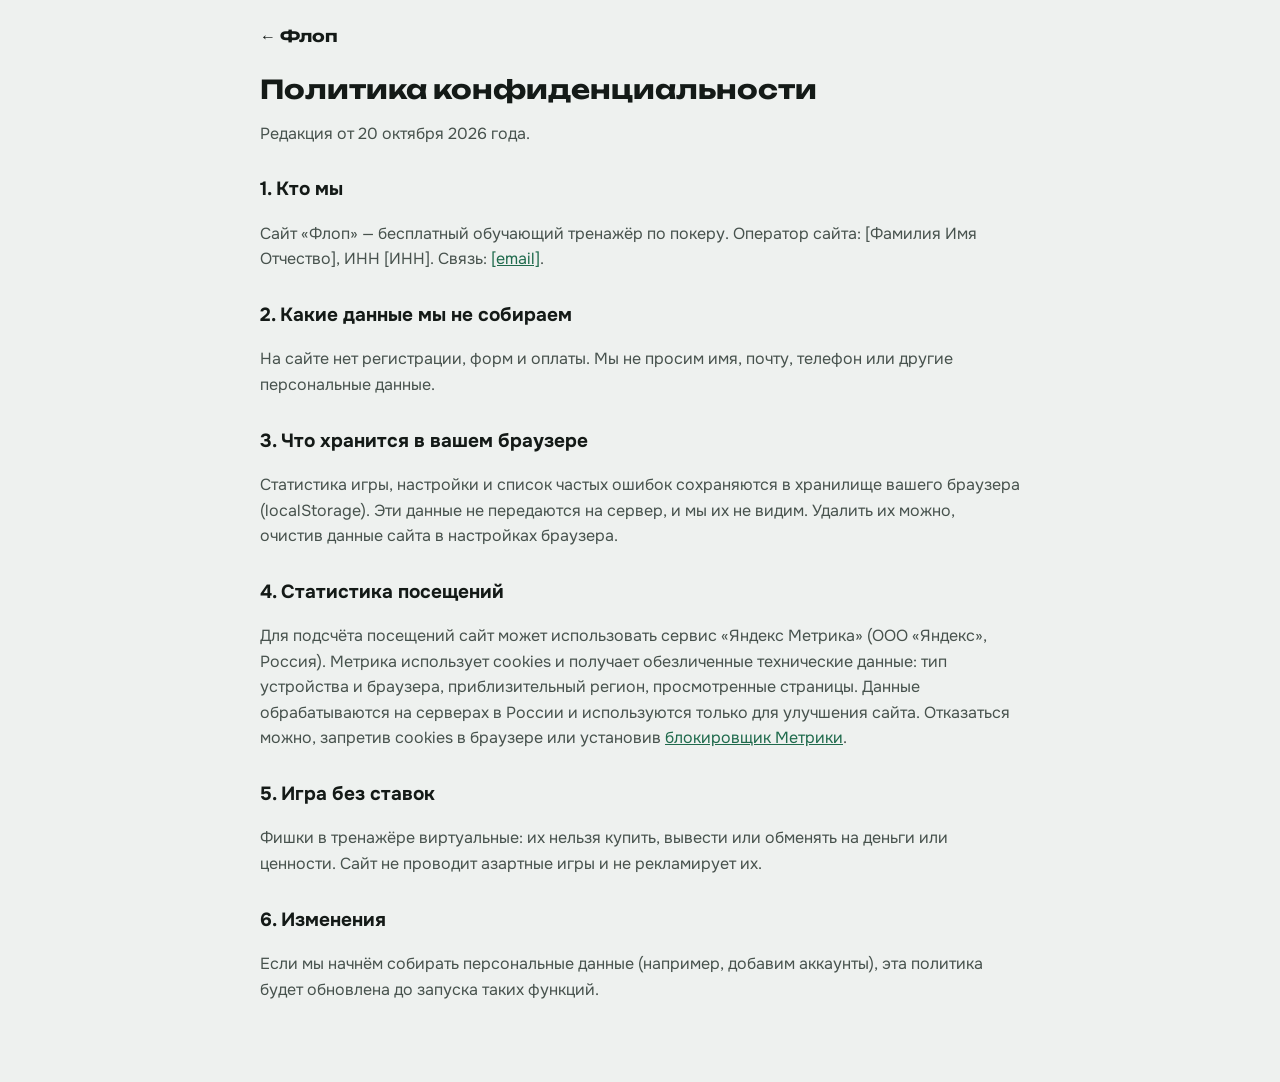
<file: privacy.html>
<!doctype html>
<html lang="ru">
<head>
<meta charset="utf-8">
<meta name="viewport" content="width=device-width, initial-scale=1">
<title>Политика конфиденциальности — Флоп</title>
<meta property="og:type" content="website">
<meta property="og:site_name" content="Флоп">
<meta property="og:locale" content="ru_RU">
<meta property="og:title" content="Политика конфиденциальности — Флоп">
<meta property="og:description" content="Покерный тренажёр с тренером: стол на 9 игроков, пуш/фолд, ауты, шпаргалка. Бесплатно, без ставок на деньги.">
<meta property="og:url" content="https://poker-trener.ru/privacy.html">
<meta property="og:image" content="https://poker-trener.ru/og.png">
<meta property="og:image:width" content="1200">
<meta property="og:image:height" content="630">
<meta name="twitter:card" content="summary_large_image">
<link rel="manifest" href="manifest.webmanifest">
<meta name="theme-color" content="#1f6a4c">
<link rel="apple-touch-icon" href="icon-180.png">
<meta name="apple-mobile-web-app-title" content="Флоп">
<meta name="mobile-web-app-capable" content="yes">
<meta name="apple-mobile-web-app-capable" content="yes">
<link rel="icon" href="favicon.svg" type="image/svg+xml">
<link rel="stylesheet" href="fonts.css">
<style>
:root{--bg:#eef1ef;--surface:#fff;--ink:#141a17;--ink2:#47524d;--line:#d9dfdb;--accent:#1f6a4c}
@media (prefers-color-scheme:dark){:root:not([data-theme="light"]){--bg:#101412;--surface:#191e1c;--ink:#edf1ef;--ink2:#b4beb9;--line:#2b3330;--accent:#47b383;color-scheme:dark}}
:root[data-theme="dark"]{--bg:#101412;--surface:#191e1c;--ink:#edf1ef;--ink2:#b4beb9;--line:#2b3330;--accent:#47b383;color-scheme:dark}
html,body{margin:0;background:var(--bg);color:var(--ink);font:16px/1.6 Onest,system-ui,sans-serif}
main{max-width:760px;margin:0 auto;padding:24px 16px 64px;overflow-wrap:anywhere}
a{color:var(--accent)}
h1{font-family:Unbounded,Onest,sans-serif;font-size:26px;line-height:1.2;margin:24px 0 8px}
h2{font-size:19px;margin:28px 0 6px}
p,li{color:var(--ink2)}
.brand{font-family:Unbounded,Onest,sans-serif;font-weight:700;text-decoration:none;color:var(--ink)}
</style>
</head>
<body>
<main>
<a class="brand" href="./">← Флоп</a>
<h1>Политика конфиденциальности</h1>
<p>Редакция от 20 октября 2026 года.</p>

<h2>1. Кто мы</h2>
<p>Сайт «Флоп» — бесплатный обучающий тренажёр по покеру. Оператор сайта: [Фамилия Имя Отчество], ИНН [ИНН]. Связь: <a href="mailto:hello@example.ru">[email]</a>.</p>

<h2>2. Какие данные мы не собираем</h2>
<p>На сайте нет регистрации, форм и оплаты. Мы не просим имя, почту, телефон или другие персональные данные.</p>

<h2>3. Что хранится в вашем браузере</h2>
<p>Статистика игры, настройки и список частых ошибок сохраняются в хранилище вашего браузера (localStorage). Эти данные не передаются на сервер, и мы их не видим. Удалить их можно, очистив данные сайта в настройках браузера.</p>

<h2>4. Статистика посещений</h2>
<p>Для подсчёта посещений сайт может использовать сервис «Яндекс Метрика» (ООО «Яндекс», Россия). Метрика использует cookies и получает обезличенные технические данные: тип устройства и браузера, приблизительный регион, просмотренные страницы. Данные обрабатываются на серверах в России и используются только для улучшения сайта. Отказаться можно, запретив cookies в браузере или установив <a href="https://yandex.ru/support/metrica/general/opt-out.html">блокировщик Метрики</a>.</p>

<h2>5. Игра без ставок</h2>
<p>Фишки в тренажёре виртуальные: их нельзя купить, вывести или обменять на деньги или ценности. Сайт не проводит азартные игры и не рекламирует их.</p>

<h2>6. Изменения</h2>
<p>Если мы начнём собирать персональные данные (например, добавим аккаунты), эта политика будет обновлена до запуска таких функций.</p>
</main>
<script src="site.js" defer></script>
</body>
</html>
</file>
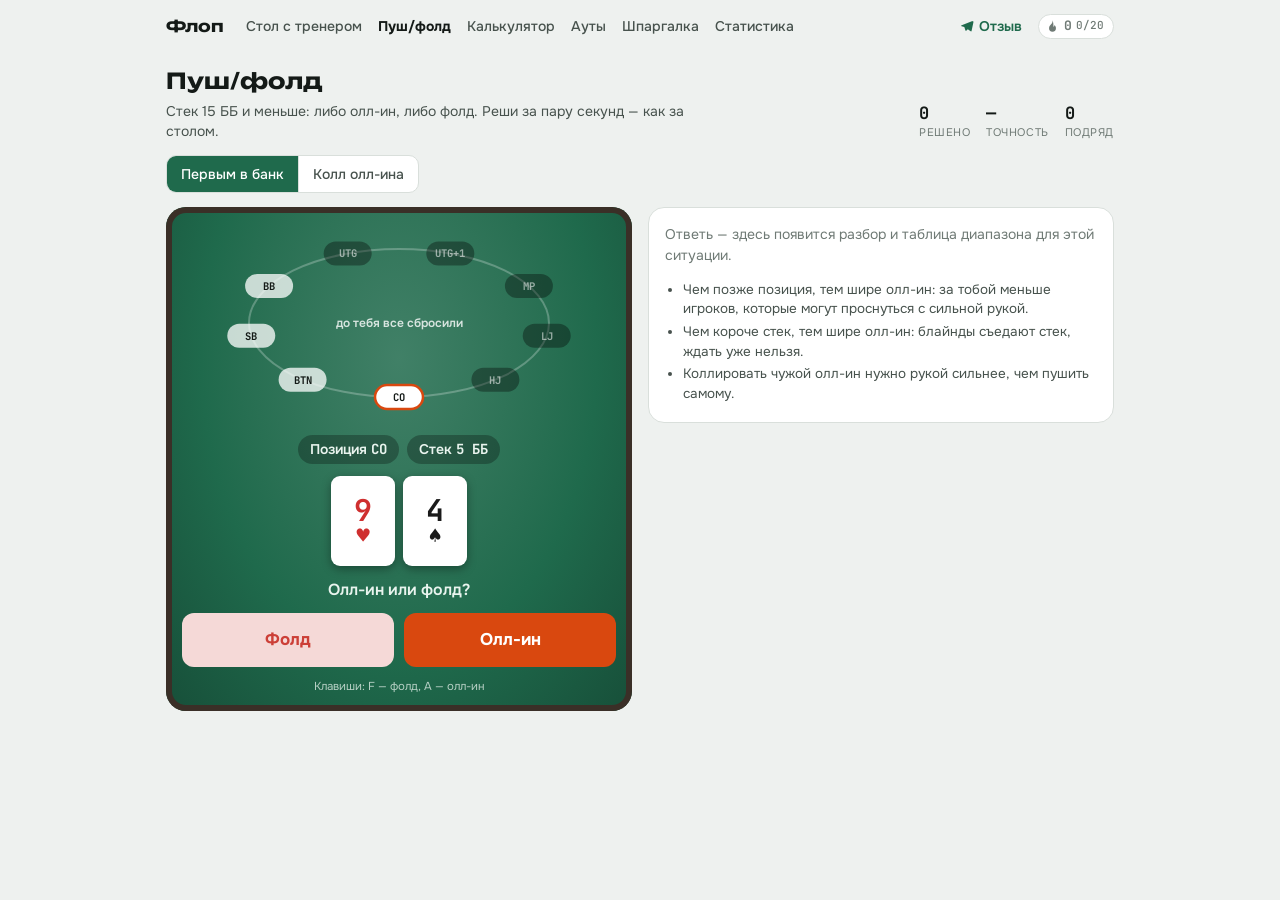
<file: pushfold.html>
<!doctype html>
<html lang="ru">
<head>
<meta charset="utf-8">
<meta name="viewport" content="width=device-width, initial-scale=1, viewport-fit=cover">
<title>Тренажёр пуш/фолд — Флоп</title>
<meta name="description" content="Тренажёр олл-ин или фолд для коротких стеков в турнирах: позиция, стек в ББ, рука — реши за секунду и сверься с таблицей.">
<meta property="og:type" content="website">
<meta property="og:site_name" content="Флоп">
<meta property="og:locale" content="ru_RU">
<meta property="og:title" content="Тренажёр пуш/фолд — Флоп">
<meta property="og:description" content="Тренажёр олл-ин или фолд для коротких стеков в турнирах: позиция, стек в ББ, рука — реши за секунду и сверься с таблицей.">
<meta property="og:url" content="https://poker-trener.ru/pushfold.html">
<meta property="og:image" content="https://poker-trener.ru/og.png">
<meta property="og:image:width" content="1200">
<meta property="og:image:height" content="630">
<meta name="twitter:card" content="summary_large_image">
<link rel="manifest" href="manifest.webmanifest">
<meta name="theme-color" content="#1f6a4c">
<link rel="apple-touch-icon" href="icon-180.png">
<meta name="apple-mobile-web-app-title" content="Флоп">
<meta name="mobile-web-app-capable" content="yes">
<meta name="apple-mobile-web-app-capable" content="yes">
<link rel="icon" href="favicon.svg" type="image/svg+xml">
<link rel="stylesheet" href="fonts.css">
<style>
/* Layout: nav, title + mode switch + score, then the spot card (seat ring, hand, question, two big buttons), then feedback with the range grid. */
:root{
  --bg:#eef1ef; --surface:#ffffff; --ink:#141a17; --ink2:#47524d; --muted:#6f7a75; --line:#d9dfdb; --grid:#e8ece9;
  --felt:#1f6a4c; --felt-edge:#174f39; --felt-ink:#e9f4ee; --rail:#3a2f27;
  --accent:#1f6a4c; --accent-ink:#ffffff; --good:#1d7a4a; --bad:#cc3f37; --ok:#b07400; --shove:#d9480f;
  --card:#ffffff; --c-s:#1a1a1a; --c-h:#cf2f2f; --c-d:#2d64c8; --c-c:#1c8a3e;
  --display:"Unbounded","Onest",system-ui,sans-serif; --body:"Onest",system-ui,-apple-system,"Segoe UI",sans-serif; --mono:"JetBrains Mono",ui-monospace,Menlo,monospace;
}
@media (prefers-color-scheme:dark){:root:not([data-theme="light"]){
  --bg:#101412; --surface:#191e1c; --ink:#edf1ef; --ink2:#b4beb9; --muted:#8d9893; --line:#2b3330; --grid:#242b28;
  --felt:#1b5a41; --felt-edge:#123c2c; --felt-ink:#e4f2ea; --rail:#2a221c;
  --accent:#47b383; --accent-ink:#06140d; --good:#4cbb7f; --bad:#ec6b63; --ok:#e0a63a; --shove:#ff8a4c; --card:#f4f4f1; color-scheme:dark}}
:root[data-theme="dark"]{
  --bg:#101412; --surface:#191e1c; --ink:#edf1ef; --ink2:#b4beb9; --muted:#8d9893; --line:#2b3330; --grid:#242b28;
  --felt:#1b5a41; --felt-edge:#123c2c; --felt-ink:#e4f2ea; --rail:#2a221c;
  --accent:#47b383; --accent-ink:#06140d; --good:#4cbb7f; --bad:#ec6b63; --ok:#e0a63a; --shove:#ff8a4c; --card:#f4f4f1; color-scheme:dark}
*{box-sizing:border-box}
[hidden]{display:none!important}
html,body{margin:0;background:var(--bg);color:var(--ink);font-family:var(--body);font-size:15px;line-height:1.45}
.app{max-width:980px;margin:0 auto;padding-block:14px 48px;padding-left:max(16px,env(safe-area-inset-left,0px));padding-right:max(16px,env(safe-area-inset-right,0px));display:flex;flex-direction:column;gap:14px}
header{display:flex;flex-wrap:wrap;gap:10px 18px;align-items:end;justify-content:space-between}
h1{font-family:var(--display);font-weight:700;font-size:22px;margin:0}
.sub{margin:4px 0 0;color:var(--ink2);font-size:14px;max-width:40em}
.score{display:flex;gap:16px}
.score div{display:flex;flex-direction:column}
.score b{font-family:var(--mono);font-size:17px}
.score span{font-size:11px;color:var(--muted);text-transform:uppercase;letter-spacing:.05em}
.seg{display:inline-flex;border:1px solid var(--line);border-radius:10px;overflow:hidden;background:var(--surface)}
.seg button{border:0;background:none;color:var(--ink2);font:500 14px var(--body);padding:9px 14px;cursor:pointer}
.seg button+button{border-left:1px solid var(--line)}
.seg button[aria-pressed="true"]{background:var(--accent);color:var(--accent-ink)}
.seg button:focus-visible{outline:2px solid var(--accent);outline-offset:-2px}
.controls{display:flex;gap:10px;flex-wrap:wrap;align-items:center}
.main{display:grid;grid-template-columns:minmax(0,1fr) minmax(0,1fr);gap:16px;align-items:start}
.spot{background:var(--felt);background:radial-gradient(ellipse at 50% 30%,color-mix(in srgb,var(--felt) 85%,#fff),var(--felt) 60%,var(--felt-edge));color:var(--felt-ink);border-radius:20px;padding:16px;display:flex;flex-direction:column;gap:12px;align-items:center;box-shadow:inset 0 0 0 6px var(--rail)}
.ring{width:100%;max-width:360px}
.ring text{font:700 10.5px var(--mono);fill:var(--ink)}
.facts{display:flex;gap:8px;flex-wrap:wrap;justify-content:center}
.fact{background:rgba(0,0,0,.28);border-radius:999px;padding:4px 12px;font-size:14px;font-weight:600}
.fact b{font-family:var(--mono)}
.fact.shove{background:color-mix(in srgb,var(--shove) 75%,#000);color:#fff}
.hand{display:flex;gap:8px}
.card{width:64px;height:90px;border-radius:9px;background:var(--card);display:flex;flex-direction:column;align-items:center;justify-content:center;font-family:var(--mono);font-weight:700;line-height:1;box-shadow:0 3px 10px rgba(0,0,0,.35)}
.card .r{font-size:30px}.card .s{font-size:22px}
.su-s{color:var(--c-s)}.su-h{color:var(--c-h)}.su-d{color:var(--c-d)}.su-c{color:var(--c-c)}
.q{font-weight:600;font-size:16px;text-align:center}
.btns{display:grid;grid-template-columns:1fr 1fr;gap:10px;width:100%}
.abtn{border:0;border-radius:12px;min-height:54px;font:700 17px var(--body);cursor:pointer}
.abtn.fold{background:color-mix(in srgb,var(--bad) 20%,var(--surface));color:var(--bad)}
.abtn.go{background:var(--shove);color:#fff}
.abtn:focus-visible{outline:3px solid #fff;outline-offset:2px}
.abtn:disabled{opacity:.4;cursor:default}
.abtn.next{grid-column:1/-1;background:var(--surface);color:var(--ink)}
.kbd{font-size:11.5px;opacity:.75;text-align:center}
.fb{background:var(--surface);border:1px solid var(--line);border-radius:16px;padding:16px;display:flex;flex-direction:column;gap:12px;min-width:0}
.verdict{font-family:var(--display);font-weight:700;font-size:20px}
.verdict.good{color:var(--good)}.verdict.bad{color:var(--bad)}
.expl{margin:0;color:var(--ink)}
.nums{font-family:var(--mono);font-size:13px;color:var(--ink2);background:var(--bg);border-radius:10px;padding:10px 12px;line-height:1.6}
.hgrid{display:grid;grid-template-columns:repeat(13,minmax(0,1fr));gap:2px}
.hc{aspect-ratio:1;border-radius:3px;display:flex;align-items:center;justify-content:center;font:600 9.5px var(--mono);letter-spacing:-.04em;background:var(--grid);color:var(--muted)}
.hc.in{background:color-mix(in srgb,var(--shove) 70%,var(--surface));color:#fff}
.hc.me{outline:2.5px solid var(--ink);outline-offset:-1px;position:relative;z-index:1}
.legend{display:flex;gap:14px;flex-wrap:wrap;font-size:12.5px;color:var(--ink2);align-items:center}
.sw{display:inline-block;width:12px;height:12px;border-radius:3px;vertical-align:-2px;margin-right:5px}
.placeholder{color:var(--muted);font-size:14px}
.tips{font-size:13.5px;color:var(--ink2);margin:0;padding-left:18px}
.tips li{margin:3px 0}
@media (max-width:820px){.main{grid-template-columns:minmax(0,1fr)}}
@media (max-width:520px){
  h1{font-size:19px}.sub{font-size:13px}
  header{gap:8px}.score{gap:14px;width:100%;justify-content:space-between}
  .seg{width:100%}.seg button{flex:1 1 0;padding:9px 6px}
  .spot{padding:12px;border-radius:16px;gap:10px}
  .card{width:58px;height:82px}.card .r{font-size:27px}.card .s{font-size:20px}
  .hc{font-size:7px}.hgrid{gap:1.5px}
  .kbd{display:none}
}
</style>
<link rel="stylesheet" href="site.css">
</head>
<body>
<div class="app">
  <nav class="sitenav" aria-label="Разделы"><a class="brand" href="./">Флоп</a><a href="play.html">Стол с тренером</a><a href="pushfold.html" aria-current="page">Пуш/фолд</a><a href="calc.html">Калькулятор</a><a href="outs.html">Ауты</a><a href="guide.html">Шпаргалка</a><a href="stats.html">Статистика</a></nav>
  <header>
    <div><h1>Пуш/фолд</h1><p class="sub">Стек 15 ББ и меньше: либо олл-ин, либо фолд. Реши за пару секунд — как за столом.</p></div>
    <div class="score"><div><b id="scN">0</b><span>решено</span></div><div><b id="scAcc">—</b><span>точность</span></div><div><b id="scRun">0</b><span>подряд</span></div></div>
  </header>
  <div class="controls">
    <div class="seg" id="segMode" role="group" aria-label="Режим"><button type="button" data-v="push" aria-pressed="true">Первым в банк</button><button type="button" data-v="call" aria-pressed="false">Колл олл-ина</button></div>
  </div>
  <div class="main">
    <section class="spot" aria-live="polite">
      <svg class="ring" id="ring" viewBox="0 0 360 200" role="img" aria-label="Стол"></svg>
      <div class="facts" id="facts"></div>
      <div class="hand" id="hand"></div>
      <div class="q" id="q"></div>
      <div class="btns" id="btns"></div>
      <div class="kbd" id="kbd"></div>
    </section>
    <section class="fb" id="fb">
      <div class="placeholder" id="ph">Ответь — здесь появится разбор и таблица диапазона для этой ситуации.</div>
      <div id="res" hidden>
        <div class="verdict" id="verdict"></div>
        <p class="expl" id="expl"></p>
        <div class="nums" id="nums"></div>
      </div>
      <div id="gridWrap" hidden>
        <div style="font-weight:600;margin-bottom:8px" id="gridTitle"></div>
        <div class="hgrid" id="grid" aria-hidden="true"></div>
        <div class="legend" style="margin-top:8px"><span><span class="sw" style="background:color-mix(in srgb,var(--shove) 70%,var(--surface))"></span><span id="lgIn">олл-ин</span></span><span><span class="sw" style="background:var(--grid)"></span>фолд</span><span><span class="sw" style="outline:2px solid var(--ink);outline-offset:-2px"></span>твоя рука</span></div>
      </div>
      <ul class="tips" id="tips">
        <li>Чем позже позиция, тем шире олл-ин: за тобой меньше игроков, которые могут проснуться с сильной рукой.</li>
        <li>Чем короче стек, тем шире олл-ин: блайнды съедают стек, ждать уже нельзя.</li>
        <li>Коллировать чужой олл-ин нужно рукой сильнее, чем пушить самому.</li>
      </ul>
    </section>
  </div>
</div>
<script src="ranges.js"></script>
<script>
const $=id=>document.getElementById(id);
const POS9=['UTG','UTG1','MP','LJ','HJ','CO','BTN','SB','BB'];
const POS_RU={UTG:'UTG',UTG1:'UTG+1',MP:'MP',LJ:'LJ',HJ:'HJ',CO:'CO',BTN:'баттон',SB:'МБ',BB:'ББ'};
const BUCKET_RU={b5:'до 6 ББ',b10:'6–10 ББ',b15:'10–15 ББ'};
const bucketOf=s=>s<=6?'b5':s<=10?'b10':'b15';
const groupOf=p=>(p==='SB'||p==='BTN')?'BTN':GROUP[p];
const pct=x=>Math.round(x*100)+'%';
const fmt=x=>(Math.round(x*10)/10).toString().replace('.',',');
let mode='push', S=null, ST={n:0,ok:0,run:0};
try{ Object.assign(ST,JSON.parse(localStorage.getItem('pf_stats')||'{}')); const m=localStorage.getItem('pf_mode'); if(m) mode=m; }catch(e){}
function saveST(){ try{ localStorage.setItem('pf_stats',JSON.stringify(ST)); }catch(e){} }
function combos(set){ let n=0; set.forEach(c=>n+=c.length===2?6:c[2]==='s'?4:12); return n/1326; }
function cardHTML(c){ const s=SUITS[c&3], r=RANKS[c>>2]; return `<div class="card"><span class="r su-${s}">${r==='T'?'10':r}</span><span class="s su-${s}">${SUIT_SYM[s]}</span></div>`; }
function deal2(){ const a=(Math.random()*52)|0; let b; do{ b=(Math.random()*52)|0; }while(b===a); return [a,b]; }
function cardsFor(cls){ // random concrete cards for a class
  const r1=RANKS.indexOf(cls[0]), r2=RANKS.indexOf(cls[1]); const s1=(Math.random()*4)|0; let s2=s1;
  if(cls.length===2||cls[2]==='o'){ do{ s2=(Math.random()*4)|0; }while(s2===s1); }
  return [r1*4+s1, r2*4+s2];
}
function equityVsRange(hero,range,iters){
  const classes=[...range]; let win=0;
  for(let i=0;i<iters;i++){
    let v; for(let t=0;t<30;t++){ const c=cardsFor(classes[(Math.random()*classes.length)|0]); if(c[0]!==hero[0]&&c[0]!==hero[1]&&c[1]!==hero[0]&&c[1]!==hero[1]){ v=c; break; } }
    if(!v) continue;
    const used=new Set([...hero,...v]), board=[]; while(board.length<5){ const c=(Math.random()*52)|0; if(!used.has(c)){ used.add(c); board.push(c); } }
    const a=evalHand([...hero,...board]), b=evalHand([...v,...board]); win+=a>b?1:a===b?.5:0;
  }
  return win/iters;
}
function allClasses(){ const out=[]; for(let i=0;i<13;i++) for(let j=0;j<13;j++){ const a=ORD[i],b=ORD[j]; out.push(i===j?a+a:i<j?a+b+'s':b+a+'o'); } return out; }
const ALL=allClasses();
function pick(arr){ return arr[(Math.random()*arr.length)|0]; }

function genPush(){
  const pos=pick(['UTG','UTG1','MP','LJ','HJ','CO','BTN','BTN','SB','SB']);
  const stack=pick([3,4,5,5,6,7,8,8,9,10,11,12,13,14,15]);
  const b=bucketOf(stack), g=groupOf(pos), R=PUSH[b][g];
  const TG={BTN:'LATE',LATE:'MP',MP:'EP',EP:null};
  const nb=[b==='b15'?PUSH.b10[g]:b==='b10'?PUSH.b5[g]:null, b==='b5'?PUSH.b10[g]:b==='b10'?PUSH.b15[g]:null, PUSH[b][LOOSER[g]], TG[g]?PUSH[b][TG[g]]:null].filter(N=>N&&N!==R);
  const border=ALL.filter(c=>nb.some(N=>N.has(c)!==R.has(c)));
  const cls = Math.random()<0.6&&border.length ? pick(border) : pick(ALL);
  const cards=cardsFor(cls);
  return {mode:'push',pos,stack,b,g,R,cls,cards,ans:R.has(cls)?'go':'fold'};
}
function genCall(){
  const vpos=pick(['UTG','MP','HJ','CO','CO','BTN','BTN','SB','SB','SB']);
  const stack=pick([4,5,6,7,8,9,10,11,12,13,14,15]);
  const b=bucketOf(stack), g=groupOf(vpos), R=PUSH[b][g];
  const extra=vpos==='SB'?0:0.5, cost=stack-1, potAfter=2*stack+extra, need=cost/potAfter;
  let best=null;
  for(let k=0;k<7;k++){ const cls=pick(ALL), cards=cardsFor(cls); const eq=equityVsRange(cards,R,500); const d=Math.abs(eq-need); if(!best||d<best.d) best={cls,cards,eq,d}; if(Math.random()<0.25) break; }
  const eq=equityVsRange(best.cards,R,3000);
  return {mode:'call',pos:'BB',vpos,stack,b,g,R,cls:best.cls,cards:best.cards,eq,need,cost,potAfter,extra,ans:eq>=need?'go':'fold'};
}
function ring(){
  const pos=S.mode==='push'?S.pos:'BB'; const hi=POS9.indexOf(pos), vi=S.mode==='call'?POS9.indexOf(S.vpos):-1;
  let out=`<ellipse cx="180" cy="100" rx="150" ry="74" fill="none" stroke="rgba(255,255,255,.25)" stroke-width="2"/>`;
  POS9.forEach((p,i)=>{ const a=Math.PI/2+(i-hi)*2*Math.PI/9; const x=180+150*Math.cos(a), y=100+74*Math.sin(a);
    const before = S.mode==='push' ? i<hi : (i!==vi && i!==hi);
    const isMe=i===hi, isV=i===vi; const fill=isMe?'#fff':isV?'var(--shove)':before?'rgba(0,0,0,.35)':'rgba(255,255,255,.75)';
    const tc=isMe?'#141a17':isV?'#fff':before?'rgba(255,255,255,.55)':'#141a17';
    out+=`<g><rect x="${x-24}" y="${y-12}" width="48" height="24" rx="12" fill="${fill}" ${isMe?'stroke="var(--shove)" stroke-width="2.5"':''}/><text x="${x}" y="${y+4}" text-anchor="middle" style="fill:${tc}">${POS_RU[p].replace('баттон','BTN').replace('МБ','SB').replace('ББ','BB')}</text></g>`;
  });
  out+=`<text x="180" y="104" text-anchor="middle" style="fill:rgba(255,255,255,.8);font:600 12px var(--body)">${S.mode==='push'?'до тебя все сбросили':'олл-ин → тебе'}</text>`;
  $('ring').innerHTML=out; $('ring').setAttribute('aria-label',S.mode==='push'?`Ты на ${POS_RU[S.pos]}, до тебя все сбросили`:`Олл-ин с ${POS_RU[S.vpos]}, ты на большом блайнде`);
}
function render(){
  ring();
  $('facts').innerHTML = S.mode==='push'
    ? `<span class="fact">Позиция <b>${POS_RU[S.pos]}</b></span><span class="fact">Стек <b>${S.stack} ББ</b></span>`
    : `<span class="fact shove">Олл-ин ${POS_RU[S.vpos]} на <b>${S.stack} ББ</b></span><span class="fact">Ты на ББ</span>`;
  $('hand').innerHTML=S.cards.map(cardHTML).join('');
  $('q').textContent=S.mode==='push'?'Олл-ин или фолд?':`Колл ${fmt(S.cost)} ББ — или фолд?`;
  $('btns').innerHTML=`<button type="button" class="abtn fold" id="bFold">Фолд</button><button type="button" class="abtn go" id="bGo">${S.mode==='push'?'Олл-ин':'Колл'}</button>`;
  $('kbd').textContent=`Клавиши: F — фолд, ${S.mode==='push'?'A — олл-ин':'C — колл'}`;
  $('bFold').onclick=()=>answer('fold'); $('bGo').onclick=()=>answer('go');
  $('ph').hidden=false; $('res').hidden=true; $('gridWrap').hidden=true;
  document.querySelectorAll('#segMode button').forEach(b=>b.setAttribute('aria-pressed',b.dataset.v===mode));
}
function grid(){
  let h=''; ALL.forEach(c=>{ h+=`<div class="hc${S.R.has(c)?' in':''}${c===S.cls?' me':''}">${c}</div>`; });
  $('grid').innerHTML=h; $('gridWrap').hidden=false;
  $('gridTitle').textContent=S.mode==='push'?`Олл-ин с ${POS_RU[S.pos]} при стеке ${BUCKET_RU[S.b]} — ${pct(combos(S.R))} рук`:`Чем пушит ${POS_RU[S.vpos]} на ${BUCKET_RU[S.b]} — ${pct(combos(S.R))} рук`;
  $('lgIn').textContent=S.mode==='push'?'олл-ин':'его олл-ин';
}
function answer(a){
  if(S.done) return; S.done=true; const good=a===S.ans;
  ST.n++; if(good){ ST.ok++; ST.run++; } else ST.run=0; saveST(); score();
  if(window.Flop) Flop.track('p');
  $('ph').hidden=true; $('res').hidden=false;
  $('verdict').className='verdict '+(good?'good':'bad');
  const right=S.mode==='push'?(S.ans==='go'?'олл-ин':'фолд'):(S.ans==='go'?'колл':'фолд');
  $('verdict').textContent=good?`Верно — ${right}`:`Ошибка — здесь ${right}`;
  if(S.mode==='push'){
    const inR=S.ans==='go', share=pct(combos(S.R));
    const why = inR
      ? (S.stack<=6?'При таком коротком стеке ждать нельзя: блайнды скоро съедят стек, а олл-ин часто забирает их без борьбы.':'Рука достаточно сильна, чтобы забрать блайнды или выиграть при колле достаточно часто.')
      : (['UTG','UTG1','MP','LJ'].includes(S.pos)?'За тобой ещё много игроков — велик шанс наткнуться на руку сильнее. С ранних позиций диапазон узкий.':'Рука слишком слабая даже для этой позиции: при колле ты почти всегда сильно позади.');
    $('expl').textContent=`${S.cls} ${inR?'входит':'не входит'} в таблицу олл-ина для ${POS_RU[S.pos]} при стеке ${BUCKET_RU[S.b]}. ${why}`;
    $('nums').innerHTML=`Позиция: ${POS_RU[S.pos]} · стек ${S.stack} ББ<br>Олл-ин здесь: ${share} рук<br>Рука: ${S.cls}`;
  } else {
    $('expl').textContent=`Против того, чем обычно идут олл-ин с ${POS_RU[S.vpos]} на ${S.stack} ББ, у ${S.cls} около ${pct(S.eq)} эквити, а для колла нужно ${pct(S.need)}. ${S.ans==='go'?'Шансов хватает — колл, даже если иногда проиграешь.':'Шансов не хватает — фолд, даже если рука выглядит красиво.'}`;
    $('nums').innerHTML=`Колл: ${fmt(S.cost)} ББ (большой блайнд уже в банке)<br>Банк после колла: ${fmt(S.potAfter)} ББ<br>Нужно эквити: ${fmt(S.cost)} / ${fmt(S.potAfter)} = <b>${pct(S.need)}</b><br>Твоё эквити против его диапазона: <b>${pct(S.eq)}</b>`;
  }
  grid();
  $('btns').innerHTML=`<button type="button" class="abtn next" id="bNext">Следующая ситуация →</button>`; $('bNext').onclick=next; $('bNext').focus({preventScroll:true});
  $('kbd').textContent='Enter или пробел — следующая';
}
function score(){ $('scN').textContent=ST.n; $('scAcc').textContent=ST.n?pct(ST.ok/ST.n):'—'; $('scRun').textContent=ST.run; }
function next(){ S=mode==='push'?genPush():genCall(); render(); }
$('segMode').onclick=e=>{ const b=e.target.closest('button'); if(!b) return; mode=b.dataset.v; try{ localStorage.setItem('pf_mode',mode); }catch(_){} next(); };
document.addEventListener('keydown',e=>{ if(e.target.closest('input,textarea')) return; const k=e.key.toLowerCase();
  if(!S.done){ if(k==='f'||k==='а') answer('fold'); else if(k==='a'||k==='c'||k==='ф'||k==='с') answer('go'); }
  else if(k==='enter'||k===' '){ e.preventDefault(); next(); } });
score(); next();
</script>
<script src="site.js" defer></script>
</body>
</html>
</file>
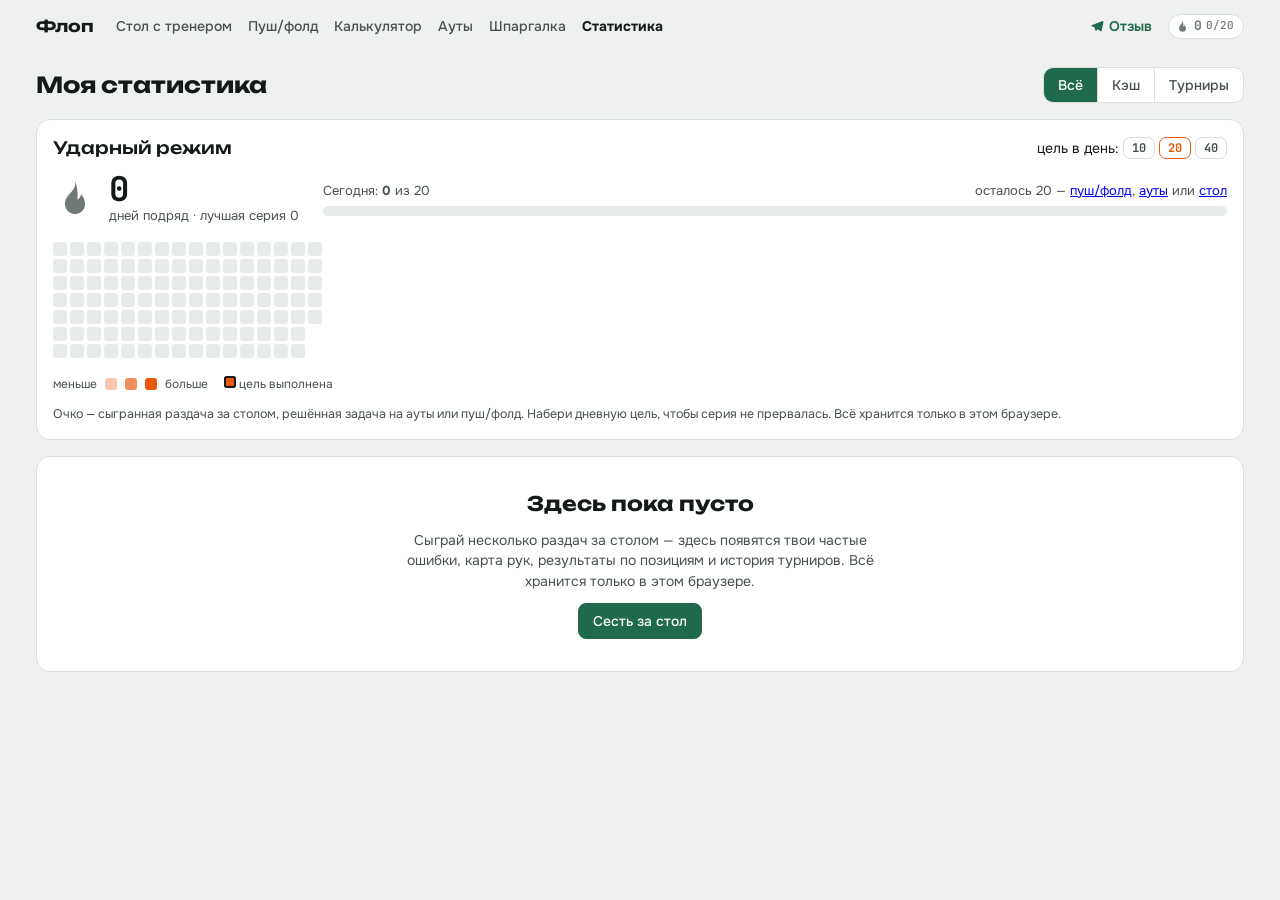
<file: stats.html>
<!doctype html>
<html lang="ru">
<head>
<meta charset="utf-8">
<meta name="viewport" content="width=device-width, initial-scale=1, viewport-fit=cover">
<title>Моя статистика — Флоп</title>
<meta name="description" content="Статистика игры в тренажёре: частые ошибки, карта рук, позиции, турниры и история раздач.">
<meta property="og:type" content="website">
<meta property="og:site_name" content="Флоп">
<meta property="og:locale" content="ru_RU">
<meta property="og:title" content="Моя статистика — Флоп">
<meta property="og:description" content="Статистика игры в тренажёре: частые ошибки, карта рук, позиции, турниры и история раздач.">
<meta property="og:url" content="https://poker-trener.ru/stats.html">
<meta property="og:image" content="https://poker-trener.ru/og.png">
<meta property="og:image:width" content="1200">
<meta property="og:image:height" content="630">
<meta name="twitter:card" content="summary_large_image">
<link rel="manifest" href="manifest.webmanifest">
<meta name="theme-color" content="#1f6a4c">
<link rel="apple-touch-icon" href="icon-180.png">
<meta name="apple-mobile-web-app-title" content="Флоп">
<meta name="mobile-web-app-capable" content="yes">
<meta name="apple-mobile-web-app-capable" content="yes">
<link rel="icon" href="favicon.svg" type="image/svg+xml">
<link rel="stylesheet" href="fonts.css">
<style>
/* Layout: nav, title + mode filter, KPI tiles, then cards: mistakes | hand map, positions | result chart, tournaments, recent mistakes, hand history. */
:root{
  --bg:#eef1ef; --surface:#ffffff; --ink:#141a17; --ink2:#47524d; --muted:#6f7a75; --line:#d9dfdb; --grid:#e8ece9;
  --accent:#1f6a4c; --accent-ink:#ffffff;
  --seq:#1f6a4c; --pos:#2a78d6; --neg:#d03b3b; --mid:#f0efec;
  --display:"Unbounded","Onest",system-ui,sans-serif;
  --body:"Onest",system-ui,-apple-system,"Segoe UI",sans-serif;
  --mono:"JetBrains Mono",ui-monospace,Menlo,monospace;
}
@media (prefers-color-scheme:dark){:root:not([data-theme="light"]){
  --bg:#101412; --surface:#191e1c; --ink:#edf1ef; --ink2:#b4beb9; --muted:#8d9893; --line:#2b3330; --grid:#242b28;
  --accent:#47b383; --accent-ink:#06140d; --seq:#5cc493; --pos:#5598e7; --neg:#ec6b63; --mid:#383835; color-scheme:dark}}
:root[data-theme="dark"]{
  --bg:#101412; --surface:#191e1c; --ink:#edf1ef; --ink2:#b4beb9; --muted:#8d9893; --line:#2b3330; --grid:#242b28;
  --accent:#47b383; --accent-ink:#06140d; --seq:#5cc493; --pos:#5598e7; --neg:#ec6b63; --mid:#383835; color-scheme:dark}
*{box-sizing:border-box}
[hidden]{display:none!important}
html,body{margin:0;background:var(--bg);color:var(--ink);font-family:var(--body);font-size:14px;line-height:1.45}
.app{max-width:1240px;margin:0 auto;padding-block:14px 48px;padding-left:max(16px,env(safe-area-inset-left,0px));padding-right:max(16px,env(safe-area-inset-right,0px));display:flex;flex-direction:column;gap:16px}
.sitenav{display:flex;gap:6px 16px;flex-wrap:wrap;align-items:center;font-size:14px}
.sitenav a{color:var(--ink2);text-decoration:none;font-weight:500}
.sitenav a:hover{color:var(--ink);text-decoration:underline}
.sitenav .brand{font-family:var(--display);font-weight:700;color:var(--ink);font-size:16px;margin-right:6px}
.sitenav a[aria-current]{color:var(--ink);font-weight:700}
header{display:flex;flex-wrap:wrap;gap:10px 18px;align-items:center;justify-content:space-between}
h1{font-family:var(--display);font-weight:700;font-size:22px;margin:0}
.seg{display:inline-flex;border:1px solid var(--line);border-radius:10px;overflow:hidden;background:var(--surface)}
.seg button{border:0;background:none;color:var(--ink2);font:500 14px var(--body);padding:8px 14px;cursor:pointer}
.seg button+button{border-left:1px solid var(--line)}
.seg button[aria-pressed="true"]{background:var(--accent);color:var(--accent-ink)}
.seg button:focus-visible{outline:2px solid var(--accent);outline-offset:-2px}
.kpis{display:grid;grid-template-columns:repeat(6,minmax(0,1fr));gap:10px}
.kpi{background:var(--surface);border:1px solid var(--line);border-radius:12px;padding:12px 14px;display:flex;flex-direction:column;gap:2px}
.kpi b{font-family:var(--mono);font-size:22px;font-weight:700}
.kpi span{font-size:12.5px;color:var(--ink2)}
.kpi em{font-style:normal;font-size:12px;color:var(--muted)}
.grid2{display:grid;grid-template-columns:minmax(0,1fr) minmax(0,1fr);gap:16px}
.card{background:var(--surface);border:1px solid var(--line);border-radius:14px;padding:16px;display:flex;flex-direction:column;gap:12px;min-width:0}
.card h2{font-family:var(--display);font-weight:500;font-size:17px;margin:0}
.card .note{font-size:12.5px;color:var(--ink2);margin:0}
.chead{display:flex;justify-content:space-between;align-items:center;gap:10px;flex-wrap:wrap}
.empty{color:var(--muted);font-size:13px;padding:8px 0}
/* mistakes bars */
.mbars{display:flex;flex-direction:column;gap:10px}
.mb{display:grid;grid-template-columns:minmax(0,1fr) auto;gap:2px 12px}
.mb .t{font-weight:600}
.mb .n{font-family:var(--mono);font-weight:700;text-align:right}
.mb .bar{grid-column:1/-1;height:8px;border-radius:4px;background:var(--grid);position:relative;overflow:hidden}
.mb .bar i{position:absolute;inset:0 auto 0 0;border-radius:4px;background:var(--neg)}
.mb .d{grid-column:1/-1;font-size:12.5px;color:var(--ink2)}
/* hand map */
.hgrid{display:grid;grid-template-columns:repeat(13,minmax(0,1fr));gap:2px;position:relative}
.hc{aspect-ratio:1;border-radius:4px;display:flex;align-items:center;justify-content:center;font:600 10px var(--mono);letter-spacing:-.04em;background:var(--grid);color:var(--muted);cursor:default;user-select:none}
.hc.on{color:var(--ink)}
.hc.dark{color:#fff}
.hc:hover,.hc:focus-visible{outline:2px solid var(--ink);outline-offset:-1px}
.legend{display:flex;align-items:center;gap:8px;font-size:12px;color:var(--ink2);flex-wrap:wrap}
.ramp{height:10px;width:140px;border-radius:5px}
.tip{position:fixed;z-index:50;pointer-events:none;background:var(--ink);color:var(--bg);font-size:12.5px;padding:7px 10px;border-radius:8px;max-width:240px;line-height:1.4}
/* tables */
table{width:100%;border-collapse:collapse;font-size:13px}
th{font-weight:600;color:var(--ink2);text-align:right;padding:6px 8px;border-bottom:1px solid var(--line);white-space:nowrap}
td{padding:7px 8px;border-bottom:1px solid var(--grid);text-align:right;font-family:var(--mono);white-space:nowrap}
th:first-child,td:first-child{text-align:left}
td.txt{font-family:var(--body)}
.pos{color:var(--pos)} .neg{color:var(--neg)}
.tblwrap{overflow-x:auto}
/* chart */
.chart{position:relative}
.chart svg{display:block;width:100%;height:auto;overflow:visible}
.chart .ax{font:11px var(--mono);fill:var(--muted)}
.chart .gl{stroke:var(--grid);stroke-width:1}
.chart .zero{stroke:var(--muted);stroke-width:1}
/* mistakes list */
.mlist{display:flex;flex-direction:column;gap:8px;max-height:420px;overflow:auto}
.mi{border-left:3px solid var(--neg);padding:4px 0 4px 10px}
.mi .h{font-size:12px;color:var(--muted);font-family:var(--mono)}
.btn{border:1px solid var(--line);background:var(--surface);color:var(--ink);border-radius:8px;padding:8px 14px;font:500 14px var(--body);cursor:pointer;text-decoration:none;display:inline-flex;align-items:center}
.btn.primary{background:var(--accent);color:var(--accent-ink);border-color:var(--accent)}
.btn.danger{color:var(--neg)}
.arow{display:flex;gap:8px;flex-wrap:wrap}
.hero-empty{background:var(--surface);border:1px solid var(--line);border-radius:14px;padding:32px 20px;text-align:center;display:flex;flex-direction:column;gap:12px;align-items:center}
.hero-empty h2{font-family:var(--display);font-size:20px;margin:0}
.hero-empty p{margin:0;color:var(--ink2);max-width:36em}
.streakc{display:grid;grid-template-columns:auto minmax(0,1fr);gap:16px 24px;align-items:center}
.sbig{display:flex;align-items:center;gap:12px}
.sbig svg{width:44px;height:44px;color:#ea580c}
.sbig.off svg{color:var(--muted)}
.sbig b{font-family:var(--mono);font-size:34px;line-height:1}
.sbig span{display:block;font-size:13px;color:var(--ink2)}
.sprog{display:flex;flex-direction:column;gap:6px}
.sbar{height:10px;border-radius:5px;background:var(--grid);overflow:hidden}
.sbar i{display:block;height:100%;border-radius:5px;background:#ea580c}
.srow{display:flex;justify-content:space-between;gap:10px;flex-wrap:wrap;font-size:13px;color:var(--ink2)}
.goalsel{display:inline-flex;gap:4px;align-items:center}
.goalsel button{border:1px solid var(--line);background:var(--surface);color:var(--ink2);border-radius:7px;padding:2px 8px;font:600 12px var(--mono);cursor:pointer}
.goalsel button[aria-pressed="true"]{border-color:#ea580c;color:#ea580c}
.cal{grid-column:1/-1;display:flex;gap:3px;overflow-x:auto;padding-bottom:2px}
.cal .wk{display:flex;flex-direction:column;gap:3px}
.cal .d{width:14px;height:14px;border-radius:3px;background:var(--grid)}
.cal .d.f{outline:2px solid var(--ink);outline-offset:-2px}
.cal .d.x{visibility:hidden}
.calleg{grid-column:1/-1;display:flex;gap:8px;align-items:center;font-size:12px;color:var(--ink2);flex-wrap:wrap}
.calleg .d{width:12px;height:12px;border-radius:3px;display:inline-block}
@media (max-width:520px){.streakc{grid-template-columns:minmax(0,1fr)}.cal .d{width:12px;height:12px}}
@media (max-width:1000px){.kpis{grid-template-columns:repeat(3,minmax(0,1fr))}.grid2{grid-template-columns:minmax(0,1fr)}}
@media (max-width:520px){.kpis{grid-template-columns:repeat(2,minmax(0,1fr))}.hc{font-size:7.5px;border-radius:3px}.hgrid{gap:1.5px}.card{padding:14px 12px}}
</style>
<link rel="stylesheet" href="site.css">
</head>
<body>
<div class="app">
  <nav class="sitenav" aria-label="Разделы"><a class="brand" href="./">Флоп</a><a href="play.html">Стол с тренером</a><a href="pushfold.html">Пуш/фолд</a><a href="calc.html">Калькулятор</a><a href="outs.html">Ауты</a><a href="guide.html">Шпаргалка</a><a href="stats.html" aria-current="page">Статистика</a></nav>
  <header>
    <h1>Моя статистика</h1>
    <div class="seg" id="segMode" role="group" aria-label="Режим"><button type="button" data-v="all" aria-pressed="true">Всё</button><button type="button" data-v="c" aria-pressed="false">Кэш</button><button type="button" data-v="t" aria-pressed="false">Турниры</button></div>
  </header>

  <section class="card" id="streak" style="margin-bottom:0">
    <div class="chead"><h2>Ударный режим</h2><span class="goalsel" id="goalsel" role="group" aria-label="Цель на день">цель в день: <button type="button" data-g="10">10</button><button type="button" data-g="20">20</button><button type="button" data-g="40">40</button></span></div>
    <div class="streakc" id="streakc"></div>
    <p class="note">Очко — сыгранная раздача за столом, решённая задача на ауты или пуш/фолд. Набери дневную цель, чтобы серия не прервалась. Всё хранится только в этом браузере.</p>
  </section>

  <div id="emptyAll" class="hero-empty" hidden>
    <h2>Здесь пока пусто</h2>
    <p>Сыграй несколько раздач за столом — здесь появятся твои частые ошибки, карта рук, результаты по позициям и история турниров. Всё хранится только в этом браузере.</p>
    <a class="btn primary" href="play.html">Сесть за стол</a>
  </div>

  <div id="main" hidden>
    <div class="kpis" id="kpis"></div>

    <div class="grid2" style="margin-top:16px">
      <section class="card">
        <div class="chead"><h2>Частые ошибки</h2></div>
        <p class="note">Решения, которые тренер оценил как ошибку. Начни исправлять с верхней.</p>
        <div class="mbars" id="mbars"></div>
      </section>
      <section class="card">
        <div class="chead"><h2>Карта рук</h2>
          <div class="seg" id="segMap" role="group" aria-label="Что показывать"><button type="button" data-v="play" aria-pressed="true">Как часто играю</button><button type="button" data-v="res" aria-pressed="false">Результат</button></div></div>
        <div class="hgrid" id="hgrid" role="grid" aria-label="Карта стартовых рук"></div>
        <div class="legend" id="hlegend"></div>
        <p class="note">Над диагональю одномастные руки, под ней разномастные. Наведи на клетку — покажет, сколько раз рука пришла, как часто ты её играл и сколько выиграл.</p>
      </section>
    </div>

    <div class="grid2" style="margin-top:16px">
      <section class="card">
        <h2>По позициям</h2>
        <div class="tblwrap"><table id="tpos"></table></div>
        <p class="note">Норма входа: ранние позиции 10–15%, поздние 25–40%. Блайнды почти всегда в минусе — это нормально.</p>
      </section>
      <section class="card">
        <div class="chead"><h2>Результат по раздачам</h2></div>
        <p class="note" id="chNote">Накопленный выигрыш в больших блайндах (ББ).</p>
        <div class="chart" id="chart"></div>
      </section>
    </div>

    <section class="card" style="margin-top:16px" id="toursCard">
      <h2>Турниры</h2>
      <div class="tblwrap"><table id="ttours"></table></div>
    </section>

    <section class="card" style="margin-top:16px" id="cashCard">
      <h2>Кэш-сессии</h2>
      <div class="tblwrap"><table id="tcash"></table></div>
    </section>

    <div class="grid2" style="margin-top:16px">
      <section class="card">
        <h2>Последние ошибки</h2>
        <div class="mlist" id="mlist"></div>
      </section>
      <section class="card">
        <h2>История раздач</h2>
        <p class="note" id="histNote"></p>
        <div class="arow"><button class="btn" id="bDl" type="button">Скачать .txt</button><button class="btn" id="bCopy" type="button">Скопировать</button></div>
        <p class="note">Формат PokerStars — его понимают анализаторы раздач. Хранятся последние 300 раздач.</p>
        <hr style="border:0;border-top:1px solid var(--line);width:100%;margin:4px 0">
        <div class="arow"><button class="btn danger" id="bReset" type="button">Сбросить всю статистику</button></div>
      </section>
    </div>
  </div>
</div>
<div class="tip" id="tip" hidden></div>
<script>
const MT={limp:['Лимп вместо рейза или фолда','Рейз или фолд, без лимпа.'],open_wide:['Вход с рукой вне нормы','Сверься с нормой для позиции.'],size:['Размер рейза не по формуле','3 ББ + 1 ББ за лимпера, 3-бет ×3.'],pushfold:['Ошибка олл-ин/фолд при коротком стеке','При стеке до 15 ББ — олл-ин по таблице или фолд, без лимпов и мини-рейзов.'],fold_strong:['Фолд хорошей руки до флопа','Рука в норме, её стоит разыграть.'],bb_raise:['Рейз с ББ слабой рукой','На ББ без рейза слабой рукой — чек.'],fold_free:['Фолд при бесплатном чеке','Чек бесплатный.'],sb_complete:['Докинул на МБ без причины','На МБ: рейз или фолд, докидывай только с подходящими руками.'],call_raise_weak:['Колл рейза слабой рукой','Против рейза: 3-бет сильными, колл узкими, остальное фолд.'],light_3bet:['3-бет слабой рукой','3-бет — с QQ+, AK (шире только против поздних позиций).'],passive_strong:['Колл вместо рейза с сильной рукой','С сильной рукой рейзи.'],vs3bet_wide:['Продолжил против ре-рейза слишком широко','Против ре-рейза — QQ+ и AK.'],missed_value:['Упустил вэлью','С сильной рукой ставь ½–⅔ банка.'],bluff_multi:['Блеф/ставка слабой рукой против нескольких','Против нескольких соперников без руки — чек.'],bet_medium:['Ставка средней рукой','Средняя рука — чек, держи банк маленьким.'],fold_odds:['Фолд, когда колл выгоден','Сравни шансы с ценой колла.'],raise_medium:['Рейз средней рукой','Средняя рука — колл, не рейз.'],call_no_odds:['Колл без шансов','Если шансов меньше цены колла — фолд.'],raise_weak:['Рейз слабой рукой против ставки','Против ставки без руки — фолд.']};
const $=id=>document.getElementById(id);
const R='AKQJT98765432';
const POS=['UTG','UTG1','MP','LJ','HJ','CO','BTN','SB','BB'];
const POS_RU={UTG:'UTG',UTG1:'UTG+1',MP:'MP',LJ:'LJ',HJ:'HJ',CO:'CO',BTN:'Баттон',SB:'МБ',BB:'ББ'};
const pct=x=>Math.round(x*100)+'%';
const sgn=(x,d=1)=>(x>0?'+':x<0?'−':'')+Math.abs(x).toFixed(d).replace('.',',');
const fmtD=t=>new Date(t).toLocaleDateString('ru-RU',{day:'numeric',month:'short'});
const fmtDT=t=>new Date(t).toLocaleString('ru-RU',{day:'numeric',month:'short',hour:'2-digit',minute:'2-digit'});
let D={v:1,hands:[],sessions:[],mistakes:[]}, mode='all', mapMode='play';
try{ const x=JSON.parse(localStorage.getItem('flop_stats')||'null'); if(x&&x.v===1) D=x; }catch(e){}
try{ const m=localStorage.getItem('st_mode'); if(m) mode=m; const mm=localStorage.getItem('st_map'); if(mm) mapMode=mm; }catch(e){}

function css(v){ return getComputedStyle(document.documentElement).getPropertyValue(v).trim(); }
function mix(c1,c2,t){ // t: 0..1 from c1 to c2, hex colors
  const p=h=>{h=h.replace('#','');return [0,2,4].map(i=>parseInt(h.slice(i,i+2),16));};
  const a=p(c1),b=p(c2); return '#'+a.map((v,i)=>Math.round(v+(b[i]-v)*t).toString(16).padStart(2,'0')).join('');
}
function lum(h){ h=h.replace('#',''); const [r,g,b]=[0,2,4].map(i=>parseInt(h.slice(i,i+2),16)/255).map(c=>c<=.03928?c/12.92:((c+.055)/1.055)**2.4); return .2126*r+.7152*g+.0722*b; }

function render(){
  const H=D.hands.filter(h=>mode==='all'||h.m===mode);
  $('emptyAll').hidden=D.hands.length>0; $('main').hidden=D.hands.length===0;
  document.querySelectorAll('#segMode button').forEach(b=>b.setAttribute('aria-pressed',b.dataset.v===mode));
  document.querySelectorAll('#segMap button').forEach(b=>b.setAttribute('aria-pressed',b.dataset.v===mapMode));
  if(!D.hands.length) return;
  kpis(H); mistakes(H); handMap(H); positions(H); chart(H); tours(); cash(); recent(); hist();
}

function kpis(H){
  const n=H.length, v=H.filter(h=>h.v).length, r=H.filter(h=>h.r).length, l=H.filter(h=>h.l).length;
  const g=H.reduce((a,h)=>[a[0]+h.g[0],a[1]+h.g[1],a[2]+h.g[2]],[0,0,0]), gt=g[0]+g[1]+g[2];
  const cashH=H.filter(h=>h.m==='c'), bb100=cashH.length?cashH.reduce((s,h)=>s+h.bb,0)/cashH.length*100:null;
  const T=D.sessions.filter(s=>s.mode==='tour'&&s.place), avg=T.length?T.reduce((s,x)=>s+x.place,0)/T.length:null;
  const tiles=[[n,'раздач',''],[n?pct(v/n):'—','вход в игру','норма 20–25%'],[n?pct(r/n):'—','рейз до флопа','чем ближе ко входу, тем лучше'],[n?pct(l/n):'—','лимпы','цель — 0%'],[gt?pct(g[0]/gt):'—','верных решений',`${g[2]} ошибок из ${gt}`]];
  if(mode==='t') tiles.push([T.length?avg.toFixed(1).replace('.',','):'—','среднее место',T.length?`${T.length} турн., побед ${T.filter(x=>x.place===1).length}`:'нет законченных']);
  else tiles.push([bb100==null?'—':sgn(bb100,0),'ББ на 100 раздач','кэш, выигрыш в ББ']);
  $('kpis').innerHTML=tiles.map(([b,s,e])=>`<div class="kpi"><b>${b}</b><span>${s}</span>${e?`<em>${e}</em>`:''}</div>`).join('');
}

function mistakes(H){
  const cnt={}; H.forEach(h=>(h.e||[]).forEach(k=>cnt[k]=(cnt[k]||0)+1));
  const ks=Object.keys(cnt).sort((a,b)=>cnt[b]-cnt[a]).slice(0,7), mx=ks.length?cnt[ks[0]]:1;
  $('mbars').innerHTML=ks.length?ks.map(k=>{ const t=(typeof MT!=='undefined'&&MT[k])||[k,'']; return `<div class="mb" title="${t[0]}: ${cnt[k]} раз"><span class="t">${t[0]}</span><span class="n">${cnt[k]}</span><div class="bar"><i style="width:${Math.max(4,cnt[k]/mx*100)}%"></i></div><span class="d">${t[1]}</span></div>`; }).join(''):'<div class="empty">Ошибок пока нет — или ещё мало раздач.</div>';
}

function cls(i,j){ return i===j?R[i]+R[j]:i<j?R[i]+R[j]+'s':R[j]+R[i]+'o'; }
function handMap(H){
  const by={}; H.forEach(h=>{ const o=by[h.c]||(by[h.c]={n:0,v:0,bb:0}); o.n++; o.v+=h.v; o.bb+=h.bb; });
  const surf=css('--surface'), seq=css('--seq'), pos=css('--pos'), neg=css('--neg'), mid=css('--mid');
  let maxAbs=1; Object.values(by).forEach(o=>{ if(o.v) maxAbs=Math.max(maxAbs,Math.abs(o.bb/o.n)); }); maxAbs=Math.min(maxAbs,30);
  let html='';
  for(let i=0;i<13;i++) for(let j=0;j<13;j++){
    const c=cls(i,j), o=by[c]; let bg='', on=false;
    if(o){ on=true;
      if(mapMode==='play'){ const f=o.v/o.n; bg=mix(mix(surf,seq,.08),seq,f); }
      else { if(!o.v){ bg=mix(surf,mid,.9); } else { const a=o.bb/o.n, t=Math.min(1,Math.abs(a)/maxAbs); bg=mix(mid,a>=0?pos:neg,.25+.75*t); } }
    }
    const dark=on&&lum(bg)<.32;
    html+=`<div class="hc${on?' on':''}${dark?' dark':''}" tabindex="0" role="gridcell" data-c="${c}"${bg?` style="background:${bg}"`:''}>${c}</div>`;
  }
  $('hgrid').innerHTML=html;
  $('hlegend').innerHTML=mapMode==='play'
    ? `<span>не играю</span><span class="ramp" style="background:linear-gradient(90deg,${mix(surf,seq,.08)},${seq})"></span><span>играю всегда</span><span style="margin-left:8px">серая клетка — рука не приходила</span>`
    : `<span>минус</span><span class="ramp" style="background:linear-gradient(90deg,${neg},${mid},${pos})"></span><span>плюс</span><span style="margin-left:8px">в среднем ББ за раздачу, только сыгранные руки</span>`;
  const tip=$('tip');
  const show=(el,x,y)=>{ const c=el.dataset.c,o=by[c]; tip.innerHTML=o?`<b>${c}</b><br>пришла ${o.n} раз, сыграл ${o.v} (${pct(o.v/o.n)})<br>итог ${sgn(o.bb)} ББ${o.v?`, в среднем ${sgn(o.bb/o.n)} ББ`:''}`:`<b>${c}</b><br>ещё не приходила`; tip.hidden=false;
    const r=tip.getBoundingClientRect(); tip.style.left=Math.min(innerWidth-r.width-8,Math.max(8,x+12))+'px'; tip.style.top=Math.max(8,y-r.height-12)+'px'; };
  $('hgrid').onmousemove=e=>{ const el=e.target.closest('.hc'); if(el) show(el,e.clientX,e.clientY); else tip.hidden=true; };
  $('hgrid').onmouseleave=()=>tip.hidden=true;
  $('hgrid').onfocusin=e=>{ const el=e.target.closest('.hc'); if(el){ const r=el.getBoundingClientRect(); show(el,r.right,r.top); } };
  $('hgrid').onfocusout=()=>tip.hidden=true;
  $('hgrid').ontouchstart=e=>{ const el=e.target.closest('.hc'); if(el){ const t=e.touches[0]; show(el,t.clientX,t.clientY); } };
}

function positions(H){
  const rows=POS.map(p=>{ const a=H.filter(h=>h.p===p); return {p,n:a.length,v:a.filter(h=>h.v).length,r:a.filter(h=>h.r).length,bb:a.reduce((s,h)=>s+h.bb,0)}; }).filter(x=>x.n);
  $('tpos').innerHTML=`<thead><tr><th>Позиция</th><th>Раздач</th><th>Вход</th><th>Рейз</th><th>Итог, ББ</th><th>ББ/100</th></tr></thead><tbody>${rows.map(x=>`<tr><td class="txt">${POS_RU[x.p]}</td><td>${x.n}</td><td>${pct(x.v/x.n)}</td><td>${pct(x.r/x.n)}</td><td class="${x.bb>0?'pos':x.bb<0?'neg':''}">${sgn(x.bb)}</td><td>${sgn(x.bb/x.n*100,0)}</td></tr>`).join('')}</tbody>`;
}

function chart(H){
  const box=$('chart'); if(H.length<2){ box.innerHTML='<div class="empty">Нужно хотя бы две раздачи.</div>'; return; }
  let cum=0; const pts=H.map(h=>cum+=h.bb);
  const W=560,Hh=220,pl=46,pr=10,pt=10,pb=24;
  const mn=Math.min(0,...pts), mx=Math.max(0,...pts), span=(mx-mn)||1;
  const x=i=>pl+(W-pl-pr)*i/(pts.length-1), y=v=>pt+(Hh-pt-pb)*(1-(v-mn)/span);
  const step=niceStep(span/4); const ticks=[]; for(let t=Math.ceil(mn/step)*step;t<=mx+1e-9;t+=step) ticks.push(t);
  const last=pts[pts.length-1], col=css(last>=0?'--pos':'--neg');
  const d=pts.map((v,i)=>`${i?'L':'M'}${x(i).toFixed(1)},${y(v).toFixed(1)}`).join('');
  box.innerHTML=`<svg viewBox="0 0 ${W} ${Hh}" role="img" aria-label="Накопленный результат: ${sgn(last)} ББ за ${pts.length} раздач">
    ${ticks.map(t=>`<line class="${Math.abs(t)<1e-9?'zero':'gl'}" x1="${pl}" x2="${W-pr}" y1="${y(t)}" y2="${y(t)}"/><text class="ax" x="${pl-6}" y="${y(t)+4}" text-anchor="end">${Math.round(t)}</text>`).join('')}
    <text class="ax" x="${pl}" y="${Hh-6}">1</text><text class="ax" x="${W-pr}" y="${Hh-6}" text-anchor="end">${pts.length}</text>
    <path d="${d}" fill="none" stroke="${col}" stroke-width="2" stroke-linejoin="round"/>
    <circle cx="${x(pts.length-1)}" cy="${y(last)}" r="4" fill="${col}" stroke="${css('--surface')}" stroke-width="2"/>
    <line id="cx" y1="${pt}" y2="${Hh-pb}" stroke="${css('--muted')}" stroke-dasharray="3 3" visibility="hidden"/>
    <circle id="cd" r="4" fill="${col}" stroke="${css('--surface')}" stroke-width="2" visibility="hidden"/>
    <rect x="${pl}" y="0" width="${W-pl-pr}" height="${Hh}" fill="transparent" id="chit"/></svg>`;
  $('chNote').textContent=`Накопленный выигрыш в больших блайндах: ${sgn(last)} ББ за ${pts.length} раздач.`;
  const svg=box.querySelector('svg'), tip=$('tip');
  const mv=(cx,cy)=>{ const r=svg.getBoundingClientRect(); const sx=(cx-r.left)/r.width*W; const i=Math.max(0,Math.min(pts.length-1,Math.round((sx-pl)/(W-pl-pr)*(pts.length-1))));
    ['cx','cd'].forEach(id=>svg.getElementById(id).setAttribute('visibility','visible'));
    svg.getElementById('cx').setAttribute('x1',x(i)); svg.getElementById('cx').setAttribute('x2',x(i)); svg.getElementById('cd').setAttribute('cx',x(i)); svg.getElementById('cd').setAttribute('cy',y(pts[i]));
    const h=H[i]; tip.innerHTML=`Раздача ${i+1} · ${h.c}, ${POS_RU[h.p]||h.p}<br>в раздаче ${sgn(h.bb)} ББ · всего ${sgn(pts[i])} ББ`; tip.hidden=false;
    const tr=tip.getBoundingClientRect(); tip.style.left=Math.min(innerWidth-tr.width-8,Math.max(8,cx+12))+'px'; tip.style.top=Math.max(8,cy-tr.height-12)+'px'; };
  const hit=svg.getElementById('chit');
  hit.onmousemove=e=>mv(e.clientX,e.clientY); hit.ontouchmove=e=>{ const t=e.touches[0]; mv(t.clientX,t.clientY); };
  hit.onmouseleave=()=>{ tip.hidden=true; ['cx','cd'].forEach(id=>svg.getElementById(id).setAttribute('visibility','hidden')); };
}
function niceStep(raw){ const p=10**Math.floor(Math.log10(raw||1)), f=raw/p; return (f<=1?1:f<=2?2:f<=5?5:10)*p; }

function spark(arr){ if(!arr||arr.length<2) return ''; const W=120,H=28,mx=Math.max(...arr),mn=0; const d=arr.map((v,i)=>`${i?'L':'M'}${(i/(arr.length-1)*W).toFixed(1)},${(H-2-(v-mn)/(mx-mn||1)*(H-4)).toFixed(1)}`).join('');
  return `<svg width="${W}" height="${H}" viewBox="0 0 ${W} ${H}" aria-hidden="true" style="vertical-align:middle"><path d="${d}" fill="none" stroke="${css('--seq')}" stroke-width="1.5"/></svg>`; }
function tours(){
  const T=D.sessions.filter(s=>s.mode==='tour'); $('toursCard').hidden=mode==='c'||!T.length;
  const hand=id=>D.hands.filter(h=>h.s===id);
  $('ttours').innerHTML=`<thead><tr><th>Дата</th><th>Место</th><th>Раздач</th><th>Блайнды</th><th>Ошибок</th><th>Стек, ББ</th></tr></thead><tbody>${T.map(s=>{ const hs=hand(s.id), bad=hs.reduce((a,h)=>a+h.g[2],0);
    return `<tr><td class="txt">${fmtDT(s.start)}</td><td><b>${s.place?(s.place===1?'1 — победа':s.place):'не доигран'}</b></td><td>${s.hands}</td><td class="txt">каждые ${s.every||10}, ур. ${s.level||1}</td><td>${bad}</td><td>${spark(s.stack)}</td></tr>`; }).join('')}</tbody>`;
}
function cash(){
  const C=D.sessions.filter(s=>s.mode!=='tour'); $('cashCard').hidden=mode==='t'||!C.length;
  $('tcash').innerHTML=`<thead><tr><th>Дата</th><th>Стол</th><th>Раздач</th><th>Итог, ББ</th><th>ББ/100</th><th>Докупов</th></tr></thead><tbody>${C.map(s=>`<tr><td class="txt">${fmtDT(s.start)}</td><td class="txt">${s.table==='tough'?'сильные':'новички'}</td><td>${s.hands}</td><td class="${s.bb>0?'pos':s.bb<0?'neg':''}">${sgn(s.bb)}</td><td>${s.hands?sgn(s.bb/s.hands*100,0):'—'}</td><td>${Math.max(0,(s.buyins||1)-1)}</td></tr>`).join('')}</tbody>`;
}
function recent(){
  const M=D.mistakes.slice(0,40);
  $('mlist').innerHTML=M.length?M.map(m=>`<div class="mi"><div class="h">${fmtDT(m.t)} · ${m.c} · ${m.st}${m.p?' · '+(POS_RU[m.p]||m.p):''}</div><div>${m.x}</div></div>`).join(''):'<div class="empty">Ошибок пока нет.</div>';
}
function histTxt(){ try{ return (JSON.parse(localStorage.getItem('flop_hist')||'[]')).join('\n\n\n'); }catch(e){ return ''; } }
function hist(){ let n=0; try{ n=JSON.parse(localStorage.getItem('flop_hist')||'[]').length; }catch(e){} $('histNote').textContent=n?`Сохранено ${n} раздач.`:'История пока пуста.'; }

$('segMode').onclick=e=>{ const b=e.target.closest('button'); if(!b) return; mode=b.dataset.v; try{localStorage.setItem('st_mode',mode);}catch(_){} render(); };
$('segMap').onclick=e=>{ const b=e.target.closest('button'); if(!b) return; mapMode=b.dataset.v; try{localStorage.setItem('st_map',mapMode);}catch(_){} render(); };
$('bDl').onclick=()=>{ const t=histTxt(); if(!t) return; const a=document.createElement('a'); a.href=URL.createObjectURL(new Blob([t],{type:'text/plain'})); a.download='flop-hands.txt'; a.click(); setTimeout(()=>URL.revokeObjectURL(a.href),1000); };
$('bCopy').onclick=async e=>{ const t=histTxt(); try{ await navigator.clipboard.writeText(t); e.target.textContent='Скопировано'; setTimeout(()=>e.target.textContent='Скопировать',1600); }catch(_){ e.target.textContent='Не удалось'; } };
$('bReset').onclick=()=>{ if(!confirm('Удалить всю статистику, ошибки и историю раздач в этом браузере?')) return; try{ ['flop_stats','flop_hist','pt_mtypes','pt_tours','pt_cur'].forEach(k=>localStorage.removeItem(k)); }catch(_){} D={v:1,hands:[],sessions:[],mistakes:[]}; render(); };
matchMedia('(prefers-color-scheme: dark)').addEventListener('change',()=>{render();streakCard();});
const FL='<svg viewBox="0 0 24 24" aria-hidden="true"><path fill="currentColor" d="M12 2c.6 3.2-1 5-2.6 6.8C8 10.4 6.5 12 6.5 14.8A5.5 5.5 0 0 0 12 20.3a5.5 5.5 0 0 0 5.5-5.5c0-2.3-1-4.1-2.2-5.4-.2 1.4-.9 2.5-2 3 .5-3.3-.1-7.2-1.3-10.4z"/></svg>';
function streakCard(){
  if(!window.Flop){ setTimeout(streakCard,50); return; }
  const I=Flop.info(), P=Flop.plural, t=Flop.today();
  document.querySelectorAll('#goalsel button').forEach(b=>{ b.setAttribute('aria-pressed',+b.dataset.g===I.goal); b.onclick=()=>{ Flop.setGoal(+b.dataset.g); streakCard(); }; });
  const surf=css('--surface'), hot='#ea580c';
  // calendar: 16 weeks, Monday-first columns
  const now=new Date(); const dow=(now.getDay()+6)%7; let start=Flop.shift(t,-(dow+7*15));
  let cal='';
  for(let w=0;w<16;w++){ cal+='<div class="wk">'; for(let d=0;d<7;d++){ const k=Flop.shift(start,w*7+d); const v=Flop.total(I.data[k]); const fut=k>t;
      const bg=v?mix(mix(surf,hot,.18),hot,Math.min(1,v/I.goal)):'';
      cal+=`<div class="d${fut?' x':''}${v>=I.goal?' f':''}" title="${new Date(k).toLocaleDateString('ru-RU',{day:'numeric',month:'long'})}: ${v} ${P(v,['очко','очка','очков'])}"${bg?` style="background:${bg}"`:''}></div>`; }
    cal+='</div>'; }
  const left=Math.max(0,I.goal-I.today);
  $('streakc').innerHTML=`<div class="sbig${I.streak?'':' off'}">${FL}<div><b>${I.streak}</b><span>${P(I.streak,['день','дня','дней'])} подряд · лучшая серия ${I.best}</span></div></div>
    <div class="sprog"><div class="srow"><span>Сегодня: <b>${I.today}</b> из ${I.goal}</span><span>${I.doneToday?'Цель дня выполнена ✓':`осталось ${left} — <a href="pushfold.html">пуш/фолд</a>, <a href="outs.html">ауты</a> или <a href="play.html">стол</a>`}</span></div><div class="sbar"><i style="width:${Math.min(100,I.today/I.goal*100)}%"></i></div></div>
    <div class="cal" aria-label="Активность за 16 недель">${cal}</div>
    <div class="calleg"><span>меньше</span><span class="d" style="background:${mix(mix(surf,hot,.18),hot,.2)}"></span><span class="d" style="background:${mix(mix(surf,hot,.18),hot,.6)}"></span><span class="d" style="background:${hot}"></span><span>больше</span><span style="margin-left:8px"><span class="d" style="background:${hot};outline:2px solid ${css('--ink')};outline-offset:-2px"></span> цель выполнена</span></div>`;
}
streakCard();

render();
</script>
<script src="site.js" defer></script>
</body>
</html>
</file>
<file: fonts.css>
@font-face{font-family:'Unbounded';font-style:normal;font-weight:500;font-display:swap;src:url(fonts/unbounded-cyrillic-500-normal.woff2) format('woff2');unicode-range:U+0301,U+0400-045F,U+0490-0491,U+04B0-04B1,U+2116}
@font-face{font-family:'Unbounded';font-style:normal;font-weight:500;font-display:swap;src:url(fonts/unbounded-latin-500-normal.woff2) format('woff2');unicode-range:U+0000-00FF,U+0131,U+0152-0153,U+02BB-02BC,U+02C6,U+02DA,U+02DC,U+0304,U+0308,U+0329,U+2000-206F,U+20AC,U+2122,U+2191,U+2193,U+2212,U+2215,U+FEFF,U+FFFD}
@font-face{font-family:'Unbounded';font-style:normal;font-weight:700;font-display:swap;src:url(fonts/unbounded-cyrillic-700-normal.woff2) format('woff2');unicode-range:U+0301,U+0400-045F,U+0490-0491,U+04B0-04B1,U+2116}
@font-face{font-family:'Unbounded';font-style:normal;font-weight:700;font-display:swap;src:url(fonts/unbounded-latin-700-normal.woff2) format('woff2');unicode-range:U+0000-00FF,U+0131,U+0152-0153,U+02BB-02BC,U+02C6,U+02DA,U+02DC,U+0304,U+0308,U+0329,U+2000-206F,U+20AC,U+2122,U+2191,U+2193,U+2212,U+2215,U+FEFF,U+FFFD}
@font-face{font-family:'Onest';font-style:normal;font-weight:400;font-display:swap;src:url(fonts/onest-cyrillic-400-normal.woff2) format('woff2');unicode-range:U+0301,U+0400-045F,U+0490-0491,U+04B0-04B1,U+2116}
@font-face{font-family:'Onest';font-style:normal;font-weight:400;font-display:swap;src:url(fonts/onest-latin-400-normal.woff2) format('woff2');unicode-range:U+0000-00FF,U+0131,U+0152-0153,U+02BB-02BC,U+02C6,U+02DA,U+02DC,U+0304,U+0308,U+0329,U+2000-206F,U+20AC,U+2122,U+2191,U+2193,U+2212,U+2215,U+FEFF,U+FFFD}
@font-face{font-family:'Onest';font-style:normal;font-weight:500;font-display:swap;src:url(fonts/onest-cyrillic-500-normal.woff2) format('woff2');unicode-range:U+0301,U+0400-045F,U+0490-0491,U+04B0-04B1,U+2116}
@font-face{font-family:'Onest';font-style:normal;font-weight:500;font-display:swap;src:url(fonts/onest-latin-500-normal.woff2) format('woff2');unicode-range:U+0000-00FF,U+0131,U+0152-0153,U+02BB-02BC,U+02C6,U+02DA,U+02DC,U+0304,U+0308,U+0329,U+2000-206F,U+20AC,U+2122,U+2191,U+2193,U+2212,U+2215,U+FEFF,U+FFFD}
@font-face{font-family:'Onest';font-style:normal;font-weight:600;font-display:swap;src:url(fonts/onest-cyrillic-600-normal.woff2) format('woff2');unicode-range:U+0301,U+0400-045F,U+0490-0491,U+04B0-04B1,U+2116}
@font-face{font-family:'Onest';font-style:normal;font-weight:600;font-display:swap;src:url(fonts/onest-latin-600-normal.woff2) format('woff2');unicode-range:U+0000-00FF,U+0131,U+0152-0153,U+02BB-02BC,U+02C6,U+02DA,U+02DC,U+0304,U+0308,U+0329,U+2000-206F,U+20AC,U+2122,U+2191,U+2193,U+2212,U+2215,U+FEFF,U+FFFD}
@font-face{font-family:'Onest';font-style:normal;font-weight:700;font-display:swap;src:url(fonts/onest-cyrillic-700-normal.woff2) format('woff2');unicode-range:U+0301,U+0400-045F,U+0490-0491,U+04B0-04B1,U+2116}
@font-face{font-family:'Onest';font-style:normal;font-weight:700;font-display:swap;src:url(fonts/onest-latin-700-normal.woff2) format('woff2');unicode-range:U+0000-00FF,U+0131,U+0152-0153,U+02BB-02BC,U+02C6,U+02DA,U+02DC,U+0304,U+0308,U+0329,U+2000-206F,U+20AC,U+2122,U+2191,U+2193,U+2212,U+2215,U+FEFF,U+FFFD}
@font-face{font-family:'JetBrains Mono';font-style:normal;font-weight:500;font-display:swap;src:url(fonts/jetbrains-mono-cyrillic-500-normal.woff2) format('woff2');unicode-range:U+0301,U+0400-045F,U+0490-0491,U+04B0-04B1,U+2116}
@font-face{font-family:'JetBrains Mono';font-style:normal;font-weight:500;font-display:swap;src:url(fonts/jetbrains-mono-latin-500-normal.woff2) format('woff2');unicode-range:U+0000-00FF,U+0131,U+0152-0153,U+02BB-02BC,U+02C6,U+02DA,U+02DC,U+0304,U+0308,U+0329,U+2000-206F,U+20AC,U+2122,U+2191,U+2193,U+2212,U+2215,U+FEFF,U+FFFD}
@font-face{font-family:'JetBrains Mono';font-style:normal;font-weight:700;font-display:swap;src:url(fonts/jetbrains-mono-cyrillic-700-normal.woff2) format('woff2');unicode-range:U+0301,U+0400-045F,U+0490-0491,U+04B0-04B1,U+2116}
@font-face{font-family:'JetBrains Mono';font-style:normal;font-weight:700;font-display:swap;src:url(fonts/jetbrains-mono-latin-700-normal.woff2) format('woff2');unicode-range:U+0000-00FF,U+0131,U+0152-0153,U+02BB-02BC,U+02C6,U+02DA,U+02DC,U+0304,U+0308,U+0329,U+2000-206F,U+20AC,U+2122,U+2191,U+2193,U+2212,U+2215,U+FEFF,U+FFFD}
</file>
<file: site.css>
/* Shared site chrome: top navigation, streak badge, toast. Loaded after each page's own styles. */
.sitenav{display:flex;gap:6px 16px;flex-wrap:wrap;align-items:center;font-size:14px;margin:0 0 12px}
.sitenav a{color:var(--ink2);text-decoration:none;font-weight:500;white-space:nowrap}
.sitenav a:hover{color:var(--ink);text-decoration:underline}
.sitenav .brand{font-family:var(--display);font-weight:700;color:var(--ink);font-size:16px;margin-right:6px}
.sitenav a[aria-current]{color:var(--ink);font-weight:700}
.sitenav .fbk{margin-left:auto;color:var(--accent);font-weight:600}
.sitenav .fbk::before{content:"";display:inline-block;width:14px;height:14px;margin-right:5px;vertical-align:-2px;background:currentColor;-webkit-mask:url("data:image/svg+xml,%3Csvg xmlns='http://www.w3.org/2000/svg' viewBox='0 0 24 24'%3E%3Cpath d='M21.4 3.6 2.9 10.7c-1.3.5-1.2 1.3-.2 1.6l4.7 1.5 1.8 5.6c.2.7.5.9 1 .9.4 0 .6-.2.9-.5l2.3-2.2 4.8 3.5c.9.5 1.5.2 1.7-.8l3.1-14.6c.3-1.3-.5-1.9-1.6-1.6z'/%3E%3C/svg%3E") center/contain no-repeat;mask:url("data:image/svg+xml,%3Csvg xmlns='http://www.w3.org/2000/svg' viewBox='0 0 24 24'%3E%3Cpath d='M21.4 3.6 2.9 10.7c-1.3.5-1.2 1.3-.2 1.6l4.7 1.5 1.8 5.6c.2.7.5.9 1 .9.4 0 .6-.2.9-.5l2.3-2.2 4.8 3.5c.9.5 1.5.2 1.7-.8l3.1-14.6c.3-1.3-.5-1.9-1.6-1.6z'/%3E%3C/svg%3E") center/contain no-repeat}
.sitenav .streak{display:inline-flex;align-items:center;gap:4px;font-family:var(--mono);font-weight:700;font-size:13px;color:var(--muted);border:1px solid var(--line);border-radius:999px;padding:2px 9px 2px 6px;text-decoration:none;background:var(--surface)}
.sitenav .streak svg{width:15px;height:15px}
.sitenav .streak.done{color:#c2410c;border-color:color-mix(in srgb,#ea580c 45%,var(--line));background:color-mix(in srgb,#f97316 10%,var(--surface))}
.sitenav .streak .goal{font-weight:500;font-size:11px;color:var(--muted)}
.sitenav .streak:hover{text-decoration:none;border-color:var(--muted)}
.flop-toast{position:fixed;left:50%;top:calc(14px + env(safe-area-inset-top,0px));transform:translateX(-50%);z-index:90;background:var(--ink);color:var(--bg);padding:10px 16px;border-radius:12px;font:600 14px var(--body,system-ui);box-shadow:0 10px 30px rgba(0,0,0,.25);max-width:calc(100vw - 32px);text-align:center}
@media (prefers-color-scheme:dark){:root:not([data-theme="light"]) .sitenav .streak.done{color:#fdba74}}
:root[data-theme="dark"] .sitenav .streak.done{color:#fdba74}
@media (max-width:640px){
  .sitenav{flex-wrap:nowrap;overflow-x:auto;scrollbar-width:none;margin:0 0 6px;font-size:13px;gap:14px;padding:2px 0}
  .sitenav::-webkit-scrollbar{display:none}
  .sitenav .brand{font-size:15px;margin-right:0;order:-2}
  .sitenav .streak{order:-1;margin-left:0}
  .sitenav .streak .goal{display:none}
  .sitenav .fbk{margin-left:0}
}
</file>
